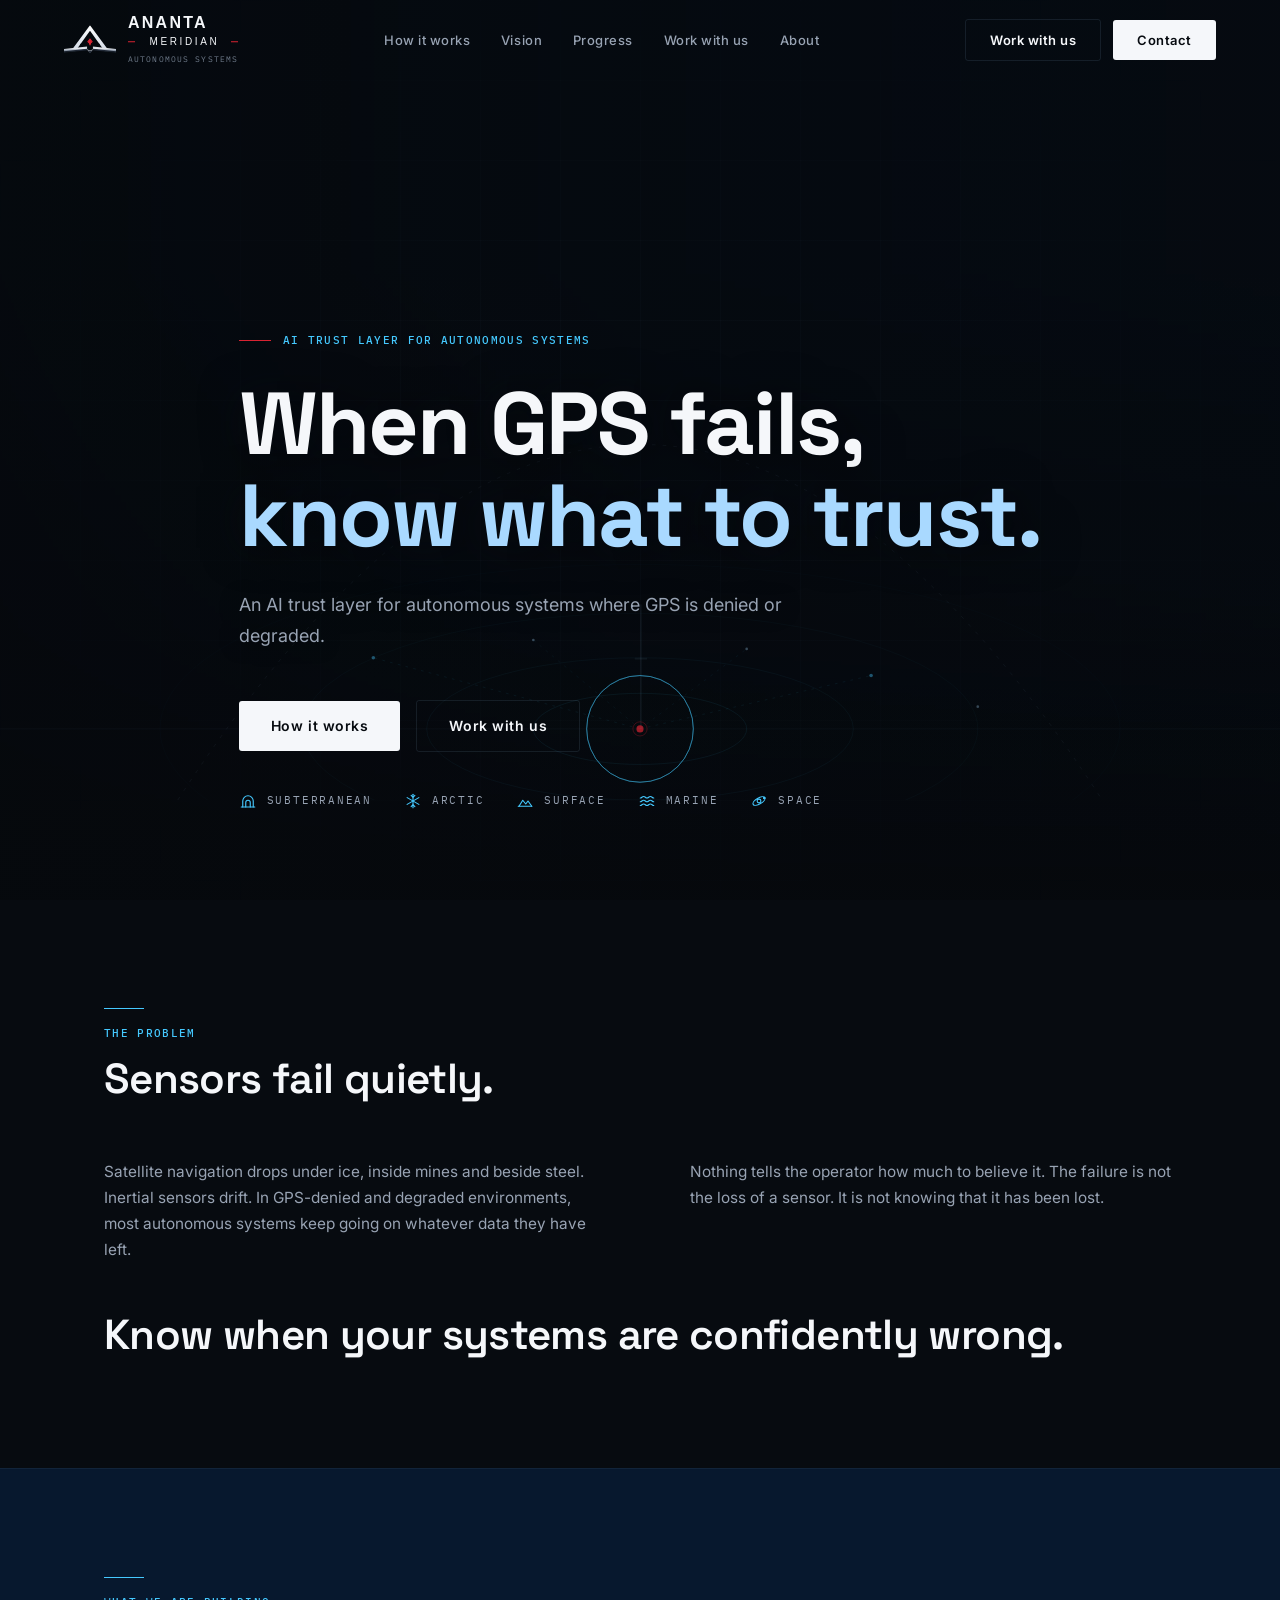
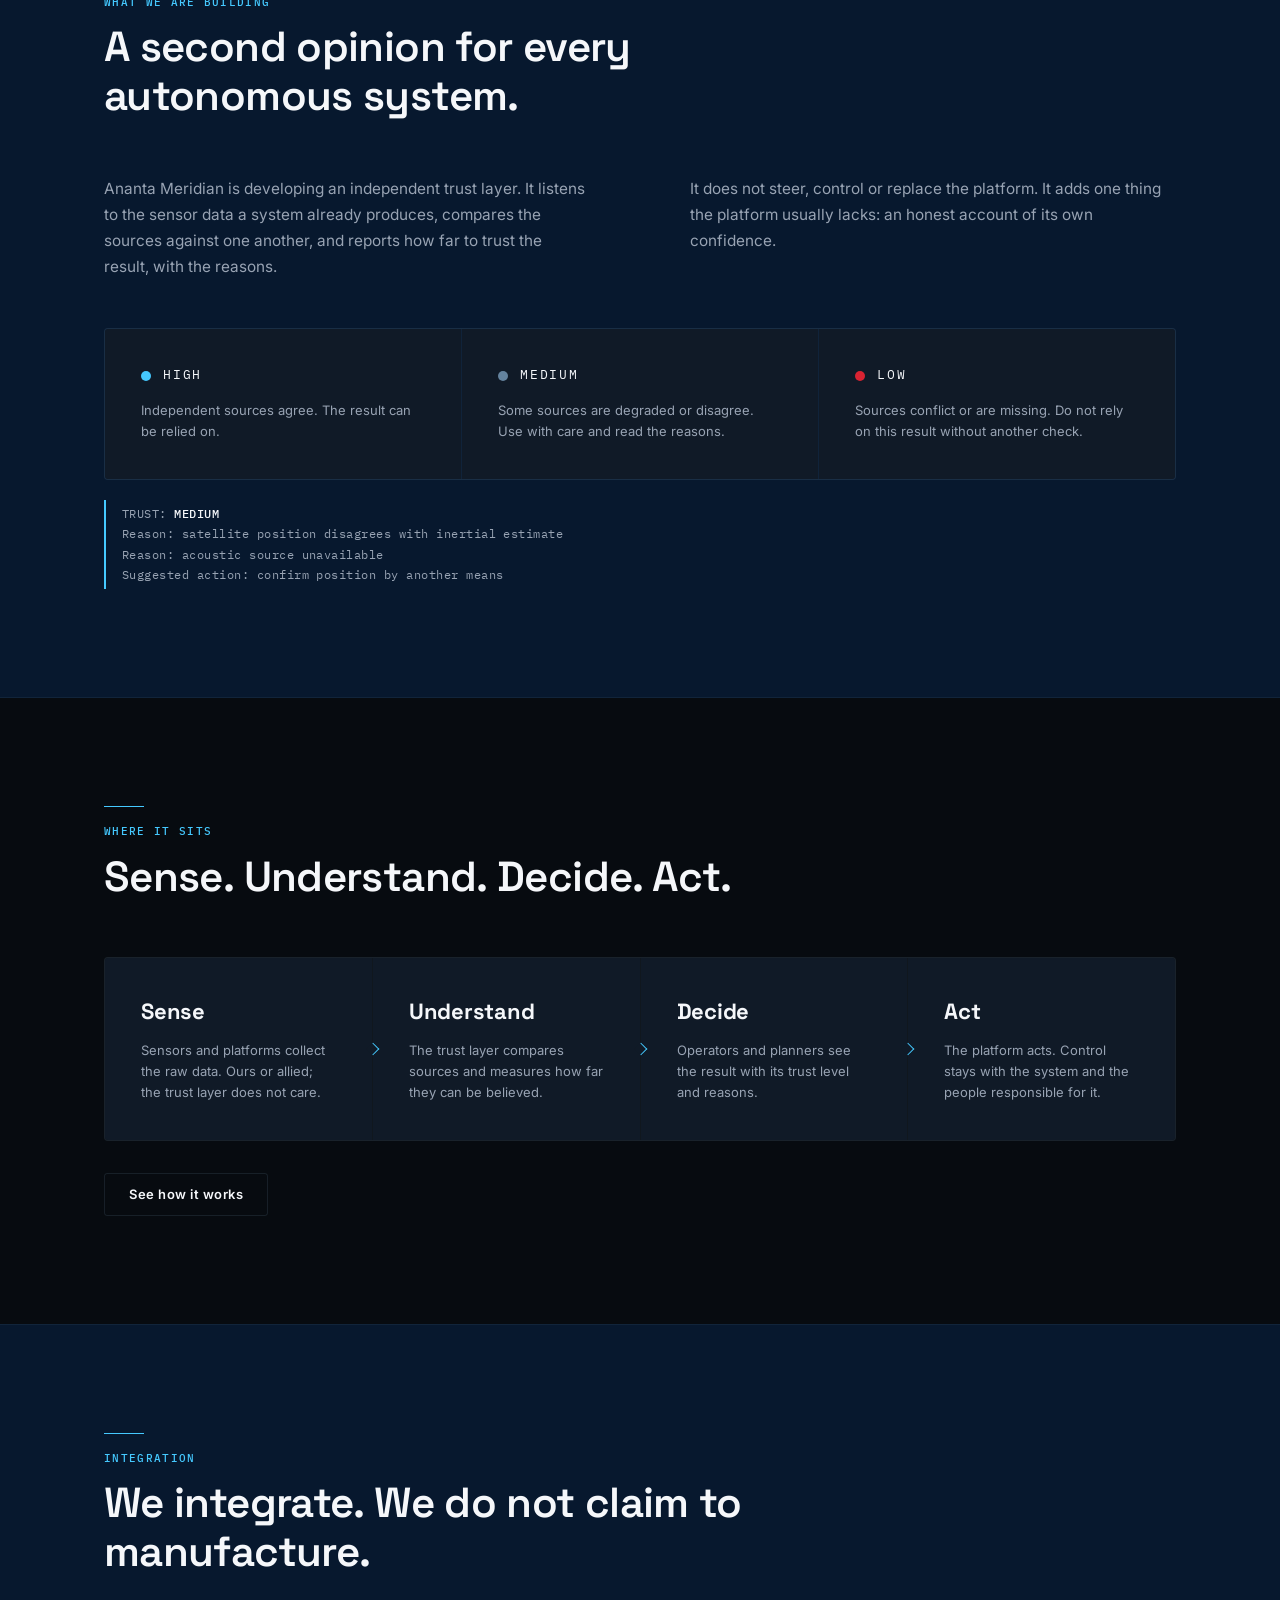
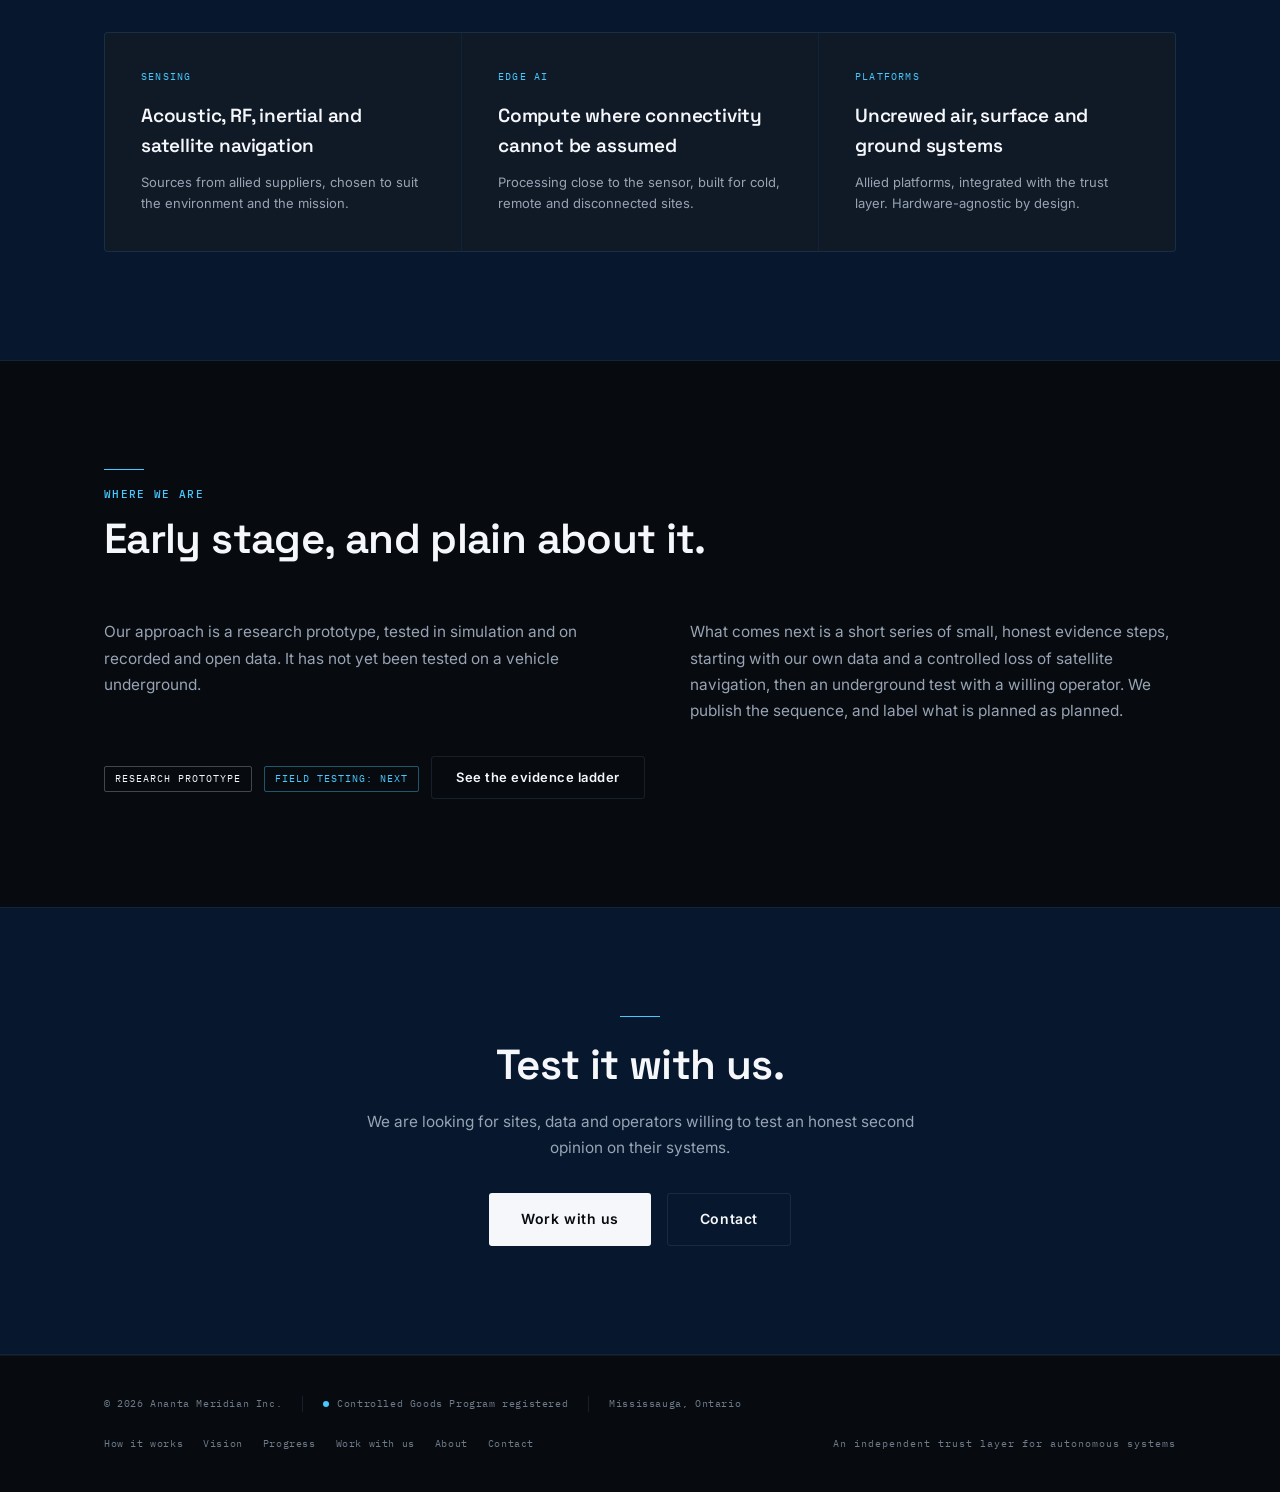
<file: index.html>
<!DOCTYPE html>
<html lang="en">
<head>
<meta charset="UTF-8">
<meta name="viewport" content="width=device-width, initial-scale=1.0">
<meta name="description" content="When GPS fails, know what to trust. An AI trust layer for autonomous systems in GPS-denied and degraded environments: subterranean, Arctic, surface and marine. Canadian.">
<meta property="og:title" content="Ananta Meridian — AI trust layer for GPS-denied environments">
<meta property="og:description" content="When GPS fails, know what to trust. An AI trust layer for autonomous systems in GPS-denied and degraded environments: subterranean, Arctic, surface and marine. Canadian.">
<meta property="og:type" content="website">
<title>Ananta Meridian — AI trust layer for GPS-denied environments</title>
<link rel="icon" type="image/svg+xml" href="assets/images/ananta-logo.svg">
<link rel="preconnect" href="https://fonts.googleapis.com">
<link rel="preconnect" href="https://fonts.gstatic.com" crossorigin>
<link href="https://fonts.googleapis.com/css2?family=Inter:wght@300;400;500;600;700&family=IBM+Plex+Mono:wght@400;500&family=Space+Grotesk:wght@500;600;700&display=swap" rel="stylesheet">
<link rel="stylesheet" href="assets/css/main.css?v=20261122a">
</head>
<body>
<nav id="nav" class="">
  <div class="nav-inner">
    <a href="index.html" class="nav-logo">
      <svg class="nav-logo-mark" viewBox="100 10 320 185" width="48" height="48" xmlns="http://www.w3.org/2000/svg">
          <defs>
            <linearGradient id="nwG" x1="0%" y1="0%" x2="0%" y2="100%">
              <stop offset="0%" style="stop-color:#C8CDD6"/>
              <stop offset="30%" style="stop-color:#EAEDF2"/>
              <stop offset="65%" style="stop-color:#8A95A5"/>
              <stop offset="100%" style="stop-color:#3A4455"/>
            </linearGradient>
            <linearGradient id="nwD" x1="0%" y1="0%" x2="0%" y2="100%">
              <stop offset="0%" style="stop-color:#2A3344"/>
              <stop offset="100%" style="stop-color:#111820"/>
            </linearGradient>
            <linearGradient id="naG" x1="0%" y1="0%" x2="0%" y2="100%">
              <stop offset="0%" style="stop-color:#FFFFFF"/>
              <stop offset="100%" style="stop-color:#D0D8E4"/>
            </linearGradient>
            <mask id="naM">
              <rect width="520" height="310" fill="black"/>
              <polygon points="260,12 142,172 170,172 260,46 350,172 378,172" fill="white"/>
              <polygon points="260,54 196,162 210,162 260,76 310,162 324,162" fill="black"/>
              <rect x="200" y="126" width="34" height="19" fill="black"/>
              <rect x="286" y="126" width="34" height="19" fill="black"/>
            </mask>
          </defs>
          <rect x="142" y="12" width="236" height="160" fill="url(#naG)" mask="url(#naM)"/>
          <path d="M242,142 L30,166 L74,182 L242,160 Z" fill="url(#nwG)"/>
          <path d="M242,156 L74,174 L88,182 L242,166 Z" fill="url(#nwD)"/>
          <path d="M278,142 L490,166 L446,182 L278,160 Z" fill="url(#nwG)"/>
          <path d="M278,156 L446,174 L432,182 L278,166 Z" fill="url(#nwD)"/>
          <path d="M240,158 L260,184 L280,158 L260,169 Z" fill="url(#nwG)"/>
          <path d="M242,162 L260,182 L278,162 L260,172 Z" fill="url(#nwD)"/>
          <g transform="translate(260,112)">
            <path d="M0,-22 L3.5,-14 L8,-17 L6,-10 L14,-9 L9,-4 L19,0 L12,4 L15,11 L7,8 L6,19 L0,15 L-6,19 L-7,8 L-15,11 L-12,4 L-19,0 L-9,-4 L-14,-9 L-6,-10 L-8,-17 L-3.5,-14 Z" fill="#D92332"/>
            <rect x="-2.2" y="15" width="4.4" height="9" rx="1.5" fill="#C53030"/>
          </g>
        </svg>
      <div>
        <span class="nav-logo-text">ANANTA</span>
        <span class="nav-logo-meridian">MERIDIAN</span>
        <span class="nav-logo-sub">AUTONOMOUS SYSTEMS</span>
      </div>
    </a>
    <ul class="nav-links"><li><a href="how-it-works.html">How it works</a></li><li><a href="vision.html">Vision</a></li><li><a href="progress.html">Progress</a></li><li><a href="work-with-us.html">Work with us</a></li><li><a href="about.html">About</a></li></ul>
    <div class="nav-cta">
      <a href="work-with-us.html" class="btn btn--ghost">Work with us</a>
      <a href="contact.html" class="btn btn--primary">Contact</a>
    </div>
    <button class="nav-mobile-toggle" aria-label="Open menu" aria-expanded="false"><span></span><span></span><span></span></button>
  </div>
  <div class="nav-mobile-panel">
    <ul class="nav-mobile-links"><li><a href="index.html" class="active">Home</a></li><li><a href="how-it-works.html">How it works</a></li><li><a href="vision.html">Vision</a></li><li><a href="progress.html">Progress</a></li><li><a href="work-with-us.html">Work with us</a></li><li><a href="about.html">About</a></li><li><a href="contact.html">Contact</a></li></ul>
    <div class="nav-mobile-cta">
      <a href="work-with-us.html" class="btn btn--ghost btn--large">Work with us</a>
      <a href="contact.html" class="btn btn--primary btn--large">Contact</a>
    </div>
  </div>
</nav>
<section id="hero">
  <div class="hero-bg">

    <!-- Hero video — muted autoplay loop -->
    <video
      class="hero-video"
      autoplay
      muted
      loop
      playsinline
      preload="auto"
      poster=""
      aria-hidden="true">
      <source src="video/Hero_trust.mp4" type="video/mp4">
    </video>

    <!-- Cold blue colour grade over video -->
    <div class="hero-video-grade" aria-hidden="true"></div>

    <div class="hero-grid"></div>

    <!-- Acoustic wavefront canvas -->
    <svg class="hero-canvas" viewBox="0 0 1440 900" preserveAspectRatio="xMidYMid slice"
         xmlns="http://www.w3.org/2000/svg" aria-hidden="true">
      <!-- Toronto city silhouette suggestion — horizon line -->
      <line x1="0" y1="820" x2="1440" y2="820"
            stroke="rgba(169,217,255,0.04)" stroke-width="1"/>

      <!-- CN Tower silhouette suggestion -->
      <rect x="720" y="680" width="2" height="140"
            fill="rgba(169,217,255,0.06)"/>
      <rect x="714" y="740" width="14" height="2"
            fill="rgba(169,217,255,0.06)"/>

      <!-- Satellite arc — orbital path -->
      <path d="M 200 900 Q 720 100 1240 900"
            stroke="rgba(169,217,255,0.06)" stroke-width="1"
            fill="none" stroke-dasharray="4 8"/>

      <!-- RF propagation arcs from Toronto -->
      <ellipse cx="720" cy="820" rx="120" ry="40"
               stroke="rgba(69,201,255,0.08)" stroke-width="1" fill="none"/>
      <ellipse cx="720" cy="820" rx="240" ry="80"
               stroke="rgba(69,201,255,0.05)" stroke-width="1" fill="none"/>
      <ellipse cx="720" cy="820" rx="380" ry="130"
               stroke="rgba(69,201,255,0.03)" stroke-width="1" fill="none"/>
      <ellipse cx="720" cy="820" rx="540" ry="185"
               stroke="rgba(69,201,255,0.02)" stroke-width="1" fill="none"/>

      <!-- Signal nodes — sensor locations -->
      <circle cx="420" cy="740" r="2" fill="rgba(69,201,255,0.4)"/>
      <circle cx="980" cy="760" r="2" fill="rgba(69,201,255,0.4)"/>
      <circle cx="320" cy="800" r="1.5" fill="rgba(169,217,255,0.3)"/>
      <circle cx="1100" cy="795" r="1.5" fill="rgba(169,217,255,0.3)"/>
      <circle cx="600" cy="720" r="1.5" fill="rgba(169,217,255,0.3)"/>
      <circle cx="840" cy="730" r="1.5" fill="rgba(169,217,255,0.3)"/>

      <!-- Connection lines from Toronto hub -->
      <line x1="720" y1="820" x2="420" y2="740"
            stroke="rgba(69,201,255,0.08)" stroke-width="1" stroke-dasharray="3 6"/>
      <line x1="720" y1="820" x2="980" y2="760"
            stroke="rgba(69,201,255,0.08)" stroke-width="1" stroke-dasharray="3 6"/>
      <line x1="720" y1="820" x2="600" y2="720"
            stroke="rgba(69,201,255,0.06)" stroke-width="1" stroke-dasharray="3 6"/>
      <line x1="720" y1="820" x2="840" y2="730"
            stroke="rgba(69,201,255,0.06)" stroke-width="1" stroke-dasharray="3 6"/>

      <!-- Confidence marker -->
      <circle cx="720" cy="820" r="4" fill="rgba(217,35,50,0.7)"/>
      <circle cx="720" cy="820" r="8" fill="none"
              stroke="rgba(217,35,50,0.3)" stroke-width="1"/>

      <!-- Acoustic pulse rings — animated -->
      <g style="transform-origin: 720px 820px">
        <circle cx="720" cy="820" r="60" fill="none"
                stroke="rgba(69,201,255,0.3)" stroke-width="1"
                style="animation: sonar-pulse 4s ease-out infinite; animation-delay: 0s"/>
        <circle cx="720" cy="820" r="60" fill="none"
                stroke="rgba(69,201,255,0.3)" stroke-width="1"
                style="animation: sonar-pulse 4s ease-out infinite; animation-delay: 1.3s"/>
        <circle cx="720" cy="820" r="60" fill="none"
                stroke="rgba(69,201,255,0.3)" stroke-width="1"
                style="animation: sonar-pulse 4s ease-out infinite; animation-delay: 2.6s"/>
      </g>
    </svg>
  </div>

  
  <div class="container hero-content">
    <div class="hero-eyebrow"><span class="hero-eyebrow-line"></span><span class="t-label">AI trust layer for autonomous systems</span></div>
    <h1 class="t-display hero-headline">When GPS fails,<br><span class="accent">know what to trust.</span></h1>
    <p class="hero-sub">An AI trust layer for autonomous systems where GPS is denied or degraded.</p>
    <div class="hero-actions">
      <a href="how-it-works.html" class="btn btn--primary btn--large">How it works</a>
      <a href="work-with-us.html" class="btn btn--ghost btn--large">Work with us</a>
    </div>
    <ul class="hero-envs" aria-label="Environments"><li><svg viewBox="0 0 24 24" width="18" height="18" fill="none" stroke="currentColor" stroke-width="1.5" stroke-linecap="round" stroke-linejoin="round" aria-hidden="true"><path d="M3 20h18"/><path d="M5 20v-8a7 7 0 0114 0v8"/><path d="M9 20v-6a3 3 0 016 0v6"/></svg><span>Subterranean</span></li><li><svg viewBox="0 0 24 24" width="18" height="18" fill="none" stroke="currentColor" stroke-width="1.5" stroke-linecap="round" stroke-linejoin="round" aria-hidden="true"><path d="M12 3v18"/><path d="M4.2 7.5l15.6 9"/><path d="M4.2 16.5l15.6-9"/><path d="M9.5 4.5L12 7l2.5-2.5"/><path d="M9.5 19.5L12 17l2.5 2.5"/></svg><span>Arctic</span></li><li><svg viewBox="0 0 24 24" width="18" height="18" fill="none" stroke="currentColor" stroke-width="1.5" stroke-linecap="round" stroke-linejoin="round" aria-hidden="true"><path d="M3 19h18"/><path d="M4 19l5-8 4 5 3-4 5 7"/></svg><span>Surface</span></li><li><svg viewBox="0 0 24 24" width="18" height="18" fill="none" stroke="currentColor" stroke-width="1.5" stroke-linecap="round" stroke-linejoin="round" aria-hidden="true"><path d="M3 8c2.2 0 2.2-2 4.5-2S9.8 8 12 8s2.2-2 4.5-2S18.8 8 21 8"/><path d="M3 13c2.2 0 2.2-2 4.5-2S9.8 13 12 13s2.2-2 4.5-2S18.8 13 21 13"/><path d="M3 18c2.2 0 2.2-2 4.5-2S9.8 18 12 18s2.2-2 4.5-2S18.8 18 21 18"/></svg><span>Marine</span></li><li><svg viewBox="0 0 24 24" width="18" height="18" fill="none" stroke="currentColor" stroke-width="1.5" stroke-linecap="round" stroke-linejoin="round" aria-hidden="true"><circle cx="12" cy="12" r="2.5"/><ellipse cx="12" cy="12" rx="9" ry="4" transform="rotate(-30 12 12)"/><circle cx="19" cy="8" r="1" fill="currentColor"/></svg><span>Space</span></li></ul>
  </div>
</section><section class="section-pad"><div class="container"><div class="section-header  reveal"><span class="signal-line signal-line--cyan"></span><p class="t-label" style="margin-bottom:12px;">The problem</p><h2 class="t-h2">Sensors fail quietly.</h2></div><div class="two-col reveal"><p class="t-body">Satellite navigation drops under ice, inside mines and beside steel. Inertial sensors drift. In GPS-denied and degraded environments, most autonomous systems keep going on whatever data they have left.</p><p class="t-body">Nothing tells the operator how much to believe it. The failure is not the loss of a sensor. It is not knowing that it has been lost.</p></div><p class="t-h2 reveal" style="margin-top:48px;">Know when your systems are confidently wrong.</p></div></section><section class="section-pad section-band"><div class="container"><div class="section-header  reveal"><span class="signal-line signal-line--cyan"></span><p class="t-label" style="margin-bottom:12px;">What we are building</p><h2 class="t-h2">A second opinion for every autonomous system.</h2></div><div class="two-col reveal"><p class="t-body">Ananta Meridian is developing an independent trust layer. It listens to the sensor data a system already produces, compares the sources against one another, and reports how far to trust the result, with the reasons.</p><p class="t-body">It does not steer, control or replace the platform. It adds one thing the platform usually lacks: an honest account of its own confidence.</p></div><div style="height:48px"></div><div class="trust-levels reveal">
<div class="trust-level"><div class="trust-level-name"><span class="trust-dot trust-dot--high"></span>HIGH</div><p class="info-card-desc">Independent sources agree. The result can be relied on.</p></div>
<div class="trust-level"><div class="trust-level-name"><span class="trust-dot trust-dot--medium"></span>MEDIUM</div><p class="info-card-desc">Some sources are degraded or disagree. Use with care and read the reasons.</p></div>
<div class="trust-level"><div class="trust-level-name"><span class="trust-dot trust-dot--low"></span>LOW</div><p class="info-card-desc">Sources conflict or are missing. Do not rely on this result without another check.</p></div>
</div><div class="example-output reveal">TRUST: <strong>MEDIUM</strong><br>Reason: satellite position disagrees with inertial estimate<br>Reason: acoustic source unavailable<br>Suggested action: confirm position by another means</div></div></section><section class="section-pad"><div class="container"><div class="section-header  reveal"><span class="signal-line signal-line--cyan"></span><p class="t-label" style="margin-bottom:12px;">Where it sits</p><h2 class="t-h2">Sense. Understand. Decide. Act.</h2></div><div class="flow reveal">
<div class="flow-step"><div class="flow-step-verb">Sense</div><p class="info-card-desc">Sensors and platforms collect the raw data. Ours or allied; the trust layer does not care.</p></div>
<div class="flow-step"><div class="flow-step-verb">Understand</div><p class="info-card-desc">The trust layer compares sources and measures how far they can be believed.</p></div>
<div class="flow-step"><div class="flow-step-verb">Decide</div><p class="info-card-desc">Operators and planners see the result with its trust level and reasons.</p></div>
<div class="flow-step"><div class="flow-step-verb">Act</div><p class="info-card-desc">The platform acts. Control stays with the system and the people responsible for it.</p></div></div>
<p style="margin-top:32px;" class="reveal"><a href="how-it-works.html" class="btn btn--ghost">See how it works</a></p></div></section><section class="section-pad section-band"><div class="container"><div class="section-header  reveal"><span class="signal-line signal-line--cyan"></span><p class="t-label" style="margin-bottom:12px;">Integration</p><h2 class="t-h2">We integrate. We do not claim to manufacture.</h2></div><div class="three-col reveal"><div class="info-card"><div class="info-card-label">Sensing</div><div class="info-card-title">Acoustic, RF, inertial and satellite navigation</div><p class="info-card-desc">Sources from allied suppliers, chosen to suit the environment and the mission.</p></div><div class="info-card"><div class="info-card-label">Edge AI</div><div class="info-card-title">Compute where connectivity cannot be assumed</div><p class="info-card-desc">Processing close to the sensor, built for cold, remote and disconnected sites.</p></div><div class="info-card"><div class="info-card-label">Platforms</div><div class="info-card-title">Uncrewed air, surface and ground systems</div><p class="info-card-desc">Allied platforms, integrated with the trust layer. Hardware-agnostic by design.</p></div></div></div></section><section class="section-pad"><div class="container"><div class="section-header  reveal"><span class="signal-line signal-line--cyan"></span><p class="t-label" style="margin-bottom:12px;">Where we are</p><h2 class="t-h2">Early stage, and plain about it.</h2></div><div class="two-col reveal"><p class="t-body">Our approach is a research prototype, tested in simulation and on recorded and open data. It has not yet been tested on a vehicle underground.</p><p class="t-body">What comes next is a short series of small, honest evidence steps, starting with our own data and a controlled loss of satellite navigation, then an underground test with a willing operator. We publish the sequence, and label what is planned as planned.</p></div><p style="margin-top:32px;" class="reveal"><span class="status-tag status-tag--done">Research prototype</span> &nbsp; <span class="status-tag status-tag--next">Field testing: next</span> &nbsp; <a href="progress.html" class="btn btn--ghost">See the evidence ladder</a></p></div></section><section class="section-pad section-band"><div class="container"><div class="cta-band reveal"><span class="signal-line signal-line--cyan" style="margin:0 auto 24px;"></span><h2 class="t-h2" style="margin-bottom:20px;">Test it with us.</h2><p class="t-body">We are looking for sites, data and operators willing to test an honest second opinion on their systems.</p><div style="display:flex;gap:16px;justify-content:center;flex-wrap:wrap;"><a href="work-with-us.html" class="btn btn--primary btn--large">Work with us</a><a href="contact.html" class="btn btn--ghost btn--large">Contact</a></div></div></div></section>
<footer id="footer">
  <div class="container">
    <div class="footer-inner">
      <div class="footer-left">
        <span class="footer-legal">© 2026 Ananta Meridian Inc.</span>
        <div class="footer-divider"></div>
        <span class="footer-cgp">Controlled Goods Program registered</span>
        <div class="footer-divider"></div>
        <span class="footer-legal">Mississauga, Ontario</span>
      </div>
      <nav class="footer-nav" aria-label="Footer"><a href="how-it-works.html">How it works</a><a href="vision.html">Vision</a><a href="progress.html">Progress</a><a href="work-with-us.html">Work with us</a><a href="about.html">About</a><a href="contact.html">Contact</a></nav>
      <div class="footer-tagline">An independent trust layer for autonomous systems</div>
    </div>
  </div>
</footer>
<script src="assets/js/main.js?v=20261122a"></script>
</body>
</html>
</file>
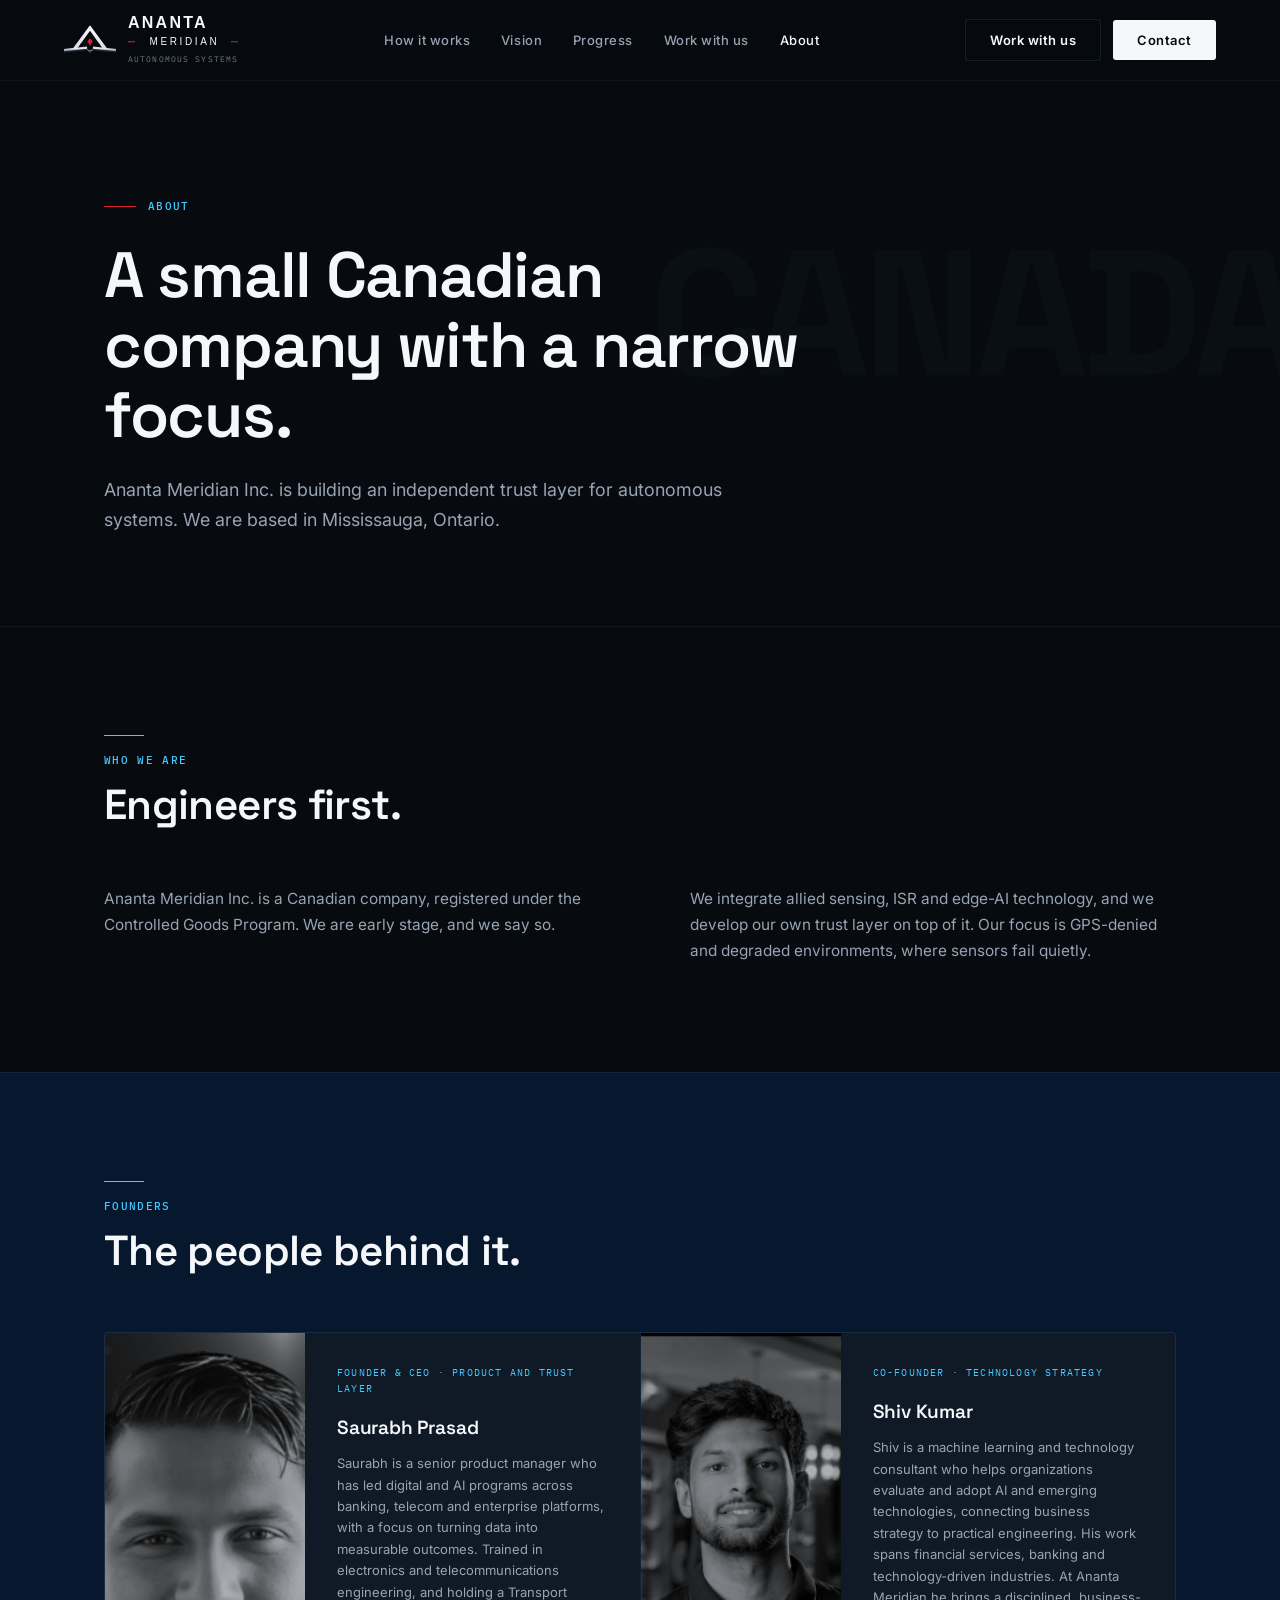
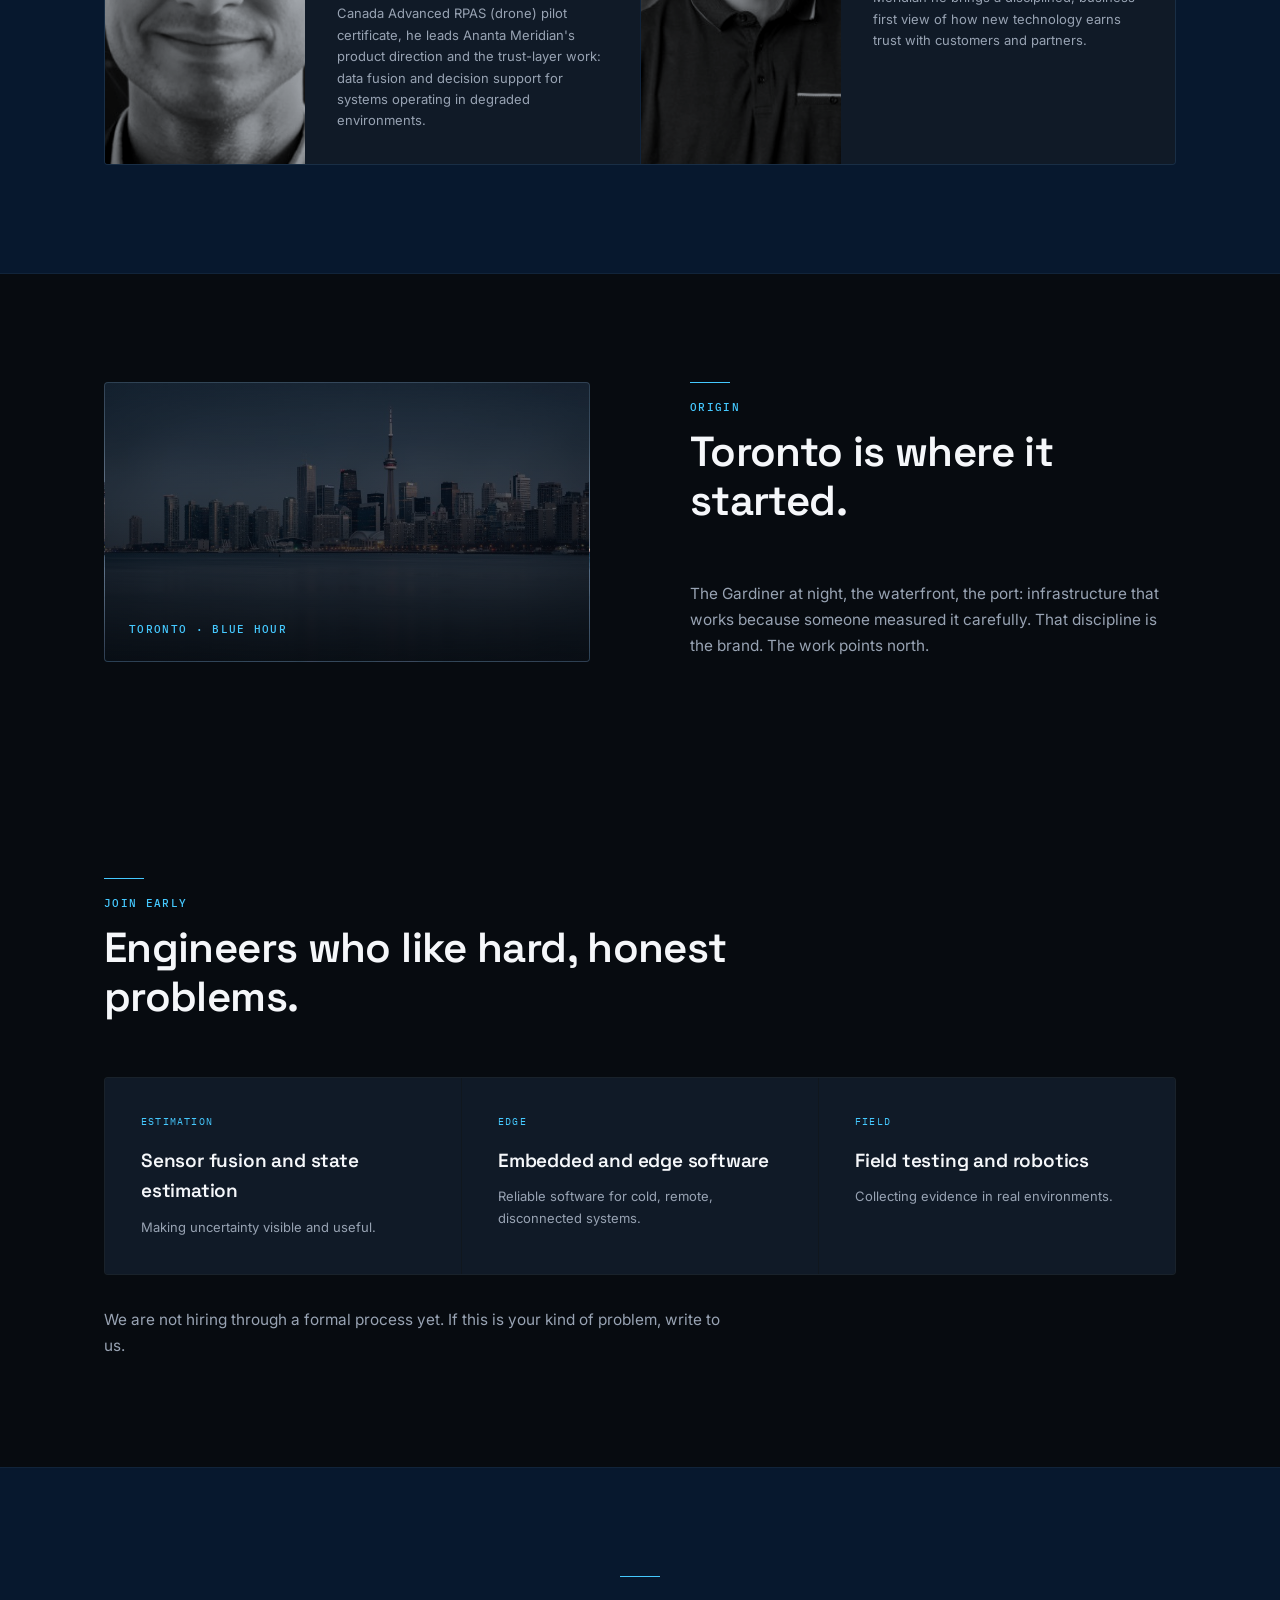
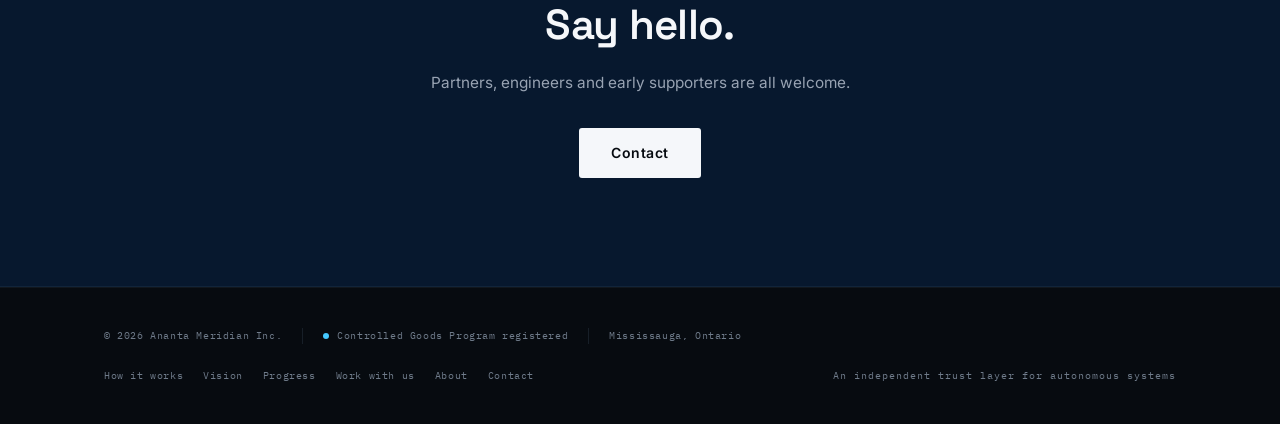
<file: about.html>
<!DOCTYPE html>
<html lang="en">
<head>
<meta charset="UTF-8">
<meta name="viewport" content="width=device-width, initial-scale=1.0">
<meta name="description" content="Ananta Meridian Inc. is a Canadian company in Mississauga, Ontario, building an independent trust layer for autonomous systems.">
<meta property="og:title" content="About — Ananta Meridian">
<meta property="og:description" content="Ananta Meridian Inc. is a Canadian company in Mississauga, Ontario, building an independent trust layer for autonomous systems.">
<meta property="og:type" content="website">
<title>About — Ananta Meridian</title>
<link rel="icon" type="image/svg+xml" href="assets/images/ananta-logo.svg">
<link rel="preconnect" href="https://fonts.googleapis.com">
<link rel="preconnect" href="https://fonts.gstatic.com" crossorigin>
<link href="https://fonts.googleapis.com/css2?family=Inter:wght@300;400;500;600;700&family=IBM+Plex+Mono:wght@400;500&family=Space+Grotesk:wght@500;600;700&display=swap" rel="stylesheet">
<link rel="stylesheet" href="assets/css/main.css?v=20261122a">
</head>
<body>
<nav id="nav" class="solid">
  <div class="nav-inner">
    <a href="index.html" class="nav-logo">
      <svg class="nav-logo-mark" viewBox="100 10 320 185" width="48" height="48" xmlns="http://www.w3.org/2000/svg">
          <defs>
            <linearGradient id="nwG" x1="0%" y1="0%" x2="0%" y2="100%">
              <stop offset="0%" style="stop-color:#C8CDD6"/>
              <stop offset="30%" style="stop-color:#EAEDF2"/>
              <stop offset="65%" style="stop-color:#8A95A5"/>
              <stop offset="100%" style="stop-color:#3A4455"/>
            </linearGradient>
            <linearGradient id="nwD" x1="0%" y1="0%" x2="0%" y2="100%">
              <stop offset="0%" style="stop-color:#2A3344"/>
              <stop offset="100%" style="stop-color:#111820"/>
            </linearGradient>
            <linearGradient id="naG" x1="0%" y1="0%" x2="0%" y2="100%">
              <stop offset="0%" style="stop-color:#FFFFFF"/>
              <stop offset="100%" style="stop-color:#D0D8E4"/>
            </linearGradient>
            <mask id="naM">
              <rect width="520" height="310" fill="black"/>
              <polygon points="260,12 142,172 170,172 260,46 350,172 378,172" fill="white"/>
              <polygon points="260,54 196,162 210,162 260,76 310,162 324,162" fill="black"/>
              <rect x="200" y="126" width="34" height="19" fill="black"/>
              <rect x="286" y="126" width="34" height="19" fill="black"/>
            </mask>
          </defs>
          <rect x="142" y="12" width="236" height="160" fill="url(#naG)" mask="url(#naM)"/>
          <path d="M242,142 L30,166 L74,182 L242,160 Z" fill="url(#nwG)"/>
          <path d="M242,156 L74,174 L88,182 L242,166 Z" fill="url(#nwD)"/>
          <path d="M278,142 L490,166 L446,182 L278,160 Z" fill="url(#nwG)"/>
          <path d="M278,156 L446,174 L432,182 L278,166 Z" fill="url(#nwD)"/>
          <path d="M240,158 L260,184 L280,158 L260,169 Z" fill="url(#nwG)"/>
          <path d="M242,162 L260,182 L278,162 L260,172 Z" fill="url(#nwD)"/>
          <g transform="translate(260,112)">
            <path d="M0,-22 L3.5,-14 L8,-17 L6,-10 L14,-9 L9,-4 L19,0 L12,4 L15,11 L7,8 L6,19 L0,15 L-6,19 L-7,8 L-15,11 L-12,4 L-19,0 L-9,-4 L-14,-9 L-6,-10 L-8,-17 L-3.5,-14 Z" fill="#D92332"/>
            <rect x="-2.2" y="15" width="4.4" height="9" rx="1.5" fill="#C53030"/>
          </g>
        </svg>
      <div>
        <span class="nav-logo-text">ANANTA</span>
        <span class="nav-logo-meridian">MERIDIAN</span>
        <span class="nav-logo-sub">AUTONOMOUS SYSTEMS</span>
      </div>
    </a>
    <ul class="nav-links"><li><a href="how-it-works.html">How it works</a></li><li><a href="vision.html">Vision</a></li><li><a href="progress.html">Progress</a></li><li><a href="work-with-us.html">Work with us</a></li><li><a href="about.html" class="active">About</a></li></ul>
    <div class="nav-cta">
      <a href="work-with-us.html" class="btn btn--ghost">Work with us</a>
      <a href="contact.html" class="btn btn--primary">Contact</a>
    </div>
    <button class="nav-mobile-toggle" aria-label="Open menu" aria-expanded="false"><span></span><span></span><span></span></button>
  </div>
  <div class="nav-mobile-panel">
    <ul class="nav-mobile-links"><li><a href="index.html">Home</a></li><li><a href="how-it-works.html">How it works</a></li><li><a href="vision.html">Vision</a></li><li><a href="progress.html">Progress</a></li><li><a href="work-with-us.html">Work with us</a></li><li><a href="about.html" class="active">About</a></li><li><a href="contact.html">Contact</a></li></ul>
    <div class="nav-mobile-cta">
      <a href="work-with-us.html" class="btn btn--ghost btn--large">Work with us</a>
      <a href="contact.html" class="btn btn--primary btn--large">Contact</a>
    </div>
  </div>
</nav>
<section id="page-hero">
  <div class="page-hero-bg-text" aria-hidden="true">CANADA</div>
  <div class="container">
    <div class="page-hero-eyebrow reveal"><div class="page-hero-eyebrow-line"></div><span class="t-label">About</span></div>
    <h1 class="t-h1 page-hero-headline reveal reveal-delay-1">A small Canadian company with a narrow focus.</h1>
    <p class="page-hero-sub reveal reveal-delay-2">Ananta Meridian Inc. is building an independent trust layer for autonomous systems. We are based in Mississauga, Ontario.</p>
  </div>
</section><section class="section-pad"><div class="container"><div class="section-header  reveal"><span class="signal-line signal-line--cyan"></span><p class="t-label" style="margin-bottom:12px;">Who we are</p><h2 class="t-h2">Engineers first.</h2></div><div class="two-col reveal"><p class="t-body">Ananta Meridian Inc. is a Canadian company, registered under the Controlled Goods Program. We are early stage, and we say so.</p><p class="t-body">We integrate allied sensing, ISR and edge-AI technology, and we develop our own trust layer on top of it. Our focus is GPS-denied and degraded environments, where sensors fail quietly.</p></div></div></section><section class="section-pad section-band"><div class="container"><div class="section-header  reveal"><span class="signal-line signal-line--cyan"></span><p class="t-label" style="margin-bottom:12px;">Founders</p><h2 class="t-h2">The people behind it.</h2></div><div class="team-grid reveal"><div class="team-card"><div class="team-photo"><span class="team-monogram" aria-hidden="true">SP</span><img src="assets/images/team/saurabh-prasad.jpg" alt="Portrait of Saurabh Prasad" loading="lazy" onerror="this.style.display='none'"></div><div class="team-body"><div class="info-card-label">Founder & CEO · Product and trust layer</div><div class="info-card-title">Saurabh Prasad</div><p class="info-card-desc">Saurabh is a senior product manager who has led digital and AI programs across banking, telecom and enterprise platforms, with a focus on turning data into measurable outcomes. Trained in electronics and telecommunications engineering, and holding a Transport Canada Advanced RPAS (drone) pilot certificate, he leads Ananta Meridian's product direction and the trust-layer work: data fusion and decision support for systems operating in degraded environments.</p></div></div><div class="team-card"><div class="team-photo"><span class="team-monogram" aria-hidden="true">SK</span><img src="assets/images/team/shiv-kumar.jpg" alt="Portrait of Shiv Kumar" loading="lazy" onerror="this.style.display='none'"></div><div class="team-body"><div class="info-card-label">Co-founder · Technology strategy</div><div class="info-card-title">Shiv Kumar</div><p class="info-card-desc">Shiv is a machine learning and technology consultant who helps organizations evaluate and adopt AI and emerging technologies, connecting business strategy to practical engineering. His work spans financial services, banking and technology-driven industries. At Ananta Meridian he brings a disciplined, business-first view of how new technology earns trust with customers and partners.</p></div></div></div></div></section><section class="section-pad"><div class="container"><div class="two-col reveal"><div class="domain-photo-panel has-photo" style="background-image:url('assets/images/toronto.jpg');"><div class="domain-photo-panel-caption"><span class="t-label">Toronto · blue hour</span></div></div><div><div class="section-header  reveal"><span class="signal-line signal-line--cyan"></span><p class="t-label" style="margin-bottom:12px;">Origin</p><h2 class="t-h2">Toronto is where it started.</h2></div><p class="t-body">The Gardiner at night, the waterfront, the port: infrastructure that works because someone measured it carefully. That discipline is the brand. The work points north.</p></div></div></div></section><section class="section-pad"><div class="container"><div class="section-header  reveal"><span class="signal-line signal-line--cyan"></span><p class="t-label" style="margin-bottom:12px;">Join early</p><h2 class="t-h2">Engineers who like hard, honest problems.</h2></div><div class="three-col reveal"><div class="info-card"><div class="info-card-label">Estimation</div><div class="info-card-title">Sensor fusion and state estimation</div><p class="info-card-desc">Making uncertainty visible and useful.</p></div><div class="info-card"><div class="info-card-label">Edge</div><div class="info-card-title">Embedded and edge software</div><p class="info-card-desc">Reliable software for cold, remote, disconnected systems.</p></div><div class="info-card"><div class="info-card-label">Field</div><div class="info-card-title">Field testing and robotics</div><p class="info-card-desc">Collecting evidence in real environments.</p></div></div><p class="t-body reveal" style="max-width:640px;margin-top:32px;">We are not hiring through a formal process yet. If this is your kind of problem, write to us.</p></div></section><section class="section-pad section-band"><div class="container"><div class="cta-band reveal"><span class="signal-line signal-line--cyan" style="margin:0 auto 24px;"></span><h2 class="t-h2" style="margin-bottom:20px;">Say hello.</h2><p class="t-body">Partners, engineers and early supporters are all welcome.</p><div style="display:flex;gap:16px;justify-content:center;flex-wrap:wrap;"><a href="contact.html" class="btn btn--primary btn--large">Contact</a></div></div></div></section>
<footer id="footer">
  <div class="container">
    <div class="footer-inner">
      <div class="footer-left">
        <span class="footer-legal">© 2026 Ananta Meridian Inc.</span>
        <div class="footer-divider"></div>
        <span class="footer-cgp">Controlled Goods Program registered</span>
        <div class="footer-divider"></div>
        <span class="footer-legal">Mississauga, Ontario</span>
      </div>
      <nav class="footer-nav" aria-label="Footer"><a href="how-it-works.html">How it works</a><a href="vision.html">Vision</a><a href="progress.html">Progress</a><a href="work-with-us.html">Work with us</a><a href="about.html">About</a><a href="contact.html">Contact</a></nav>
      <div class="footer-tagline">An independent trust layer for autonomous systems</div>
    </div>
  </div>
</footer>
<script src="assets/js/main.js?v=20261122a"></script>
</body>
</html>
</file>
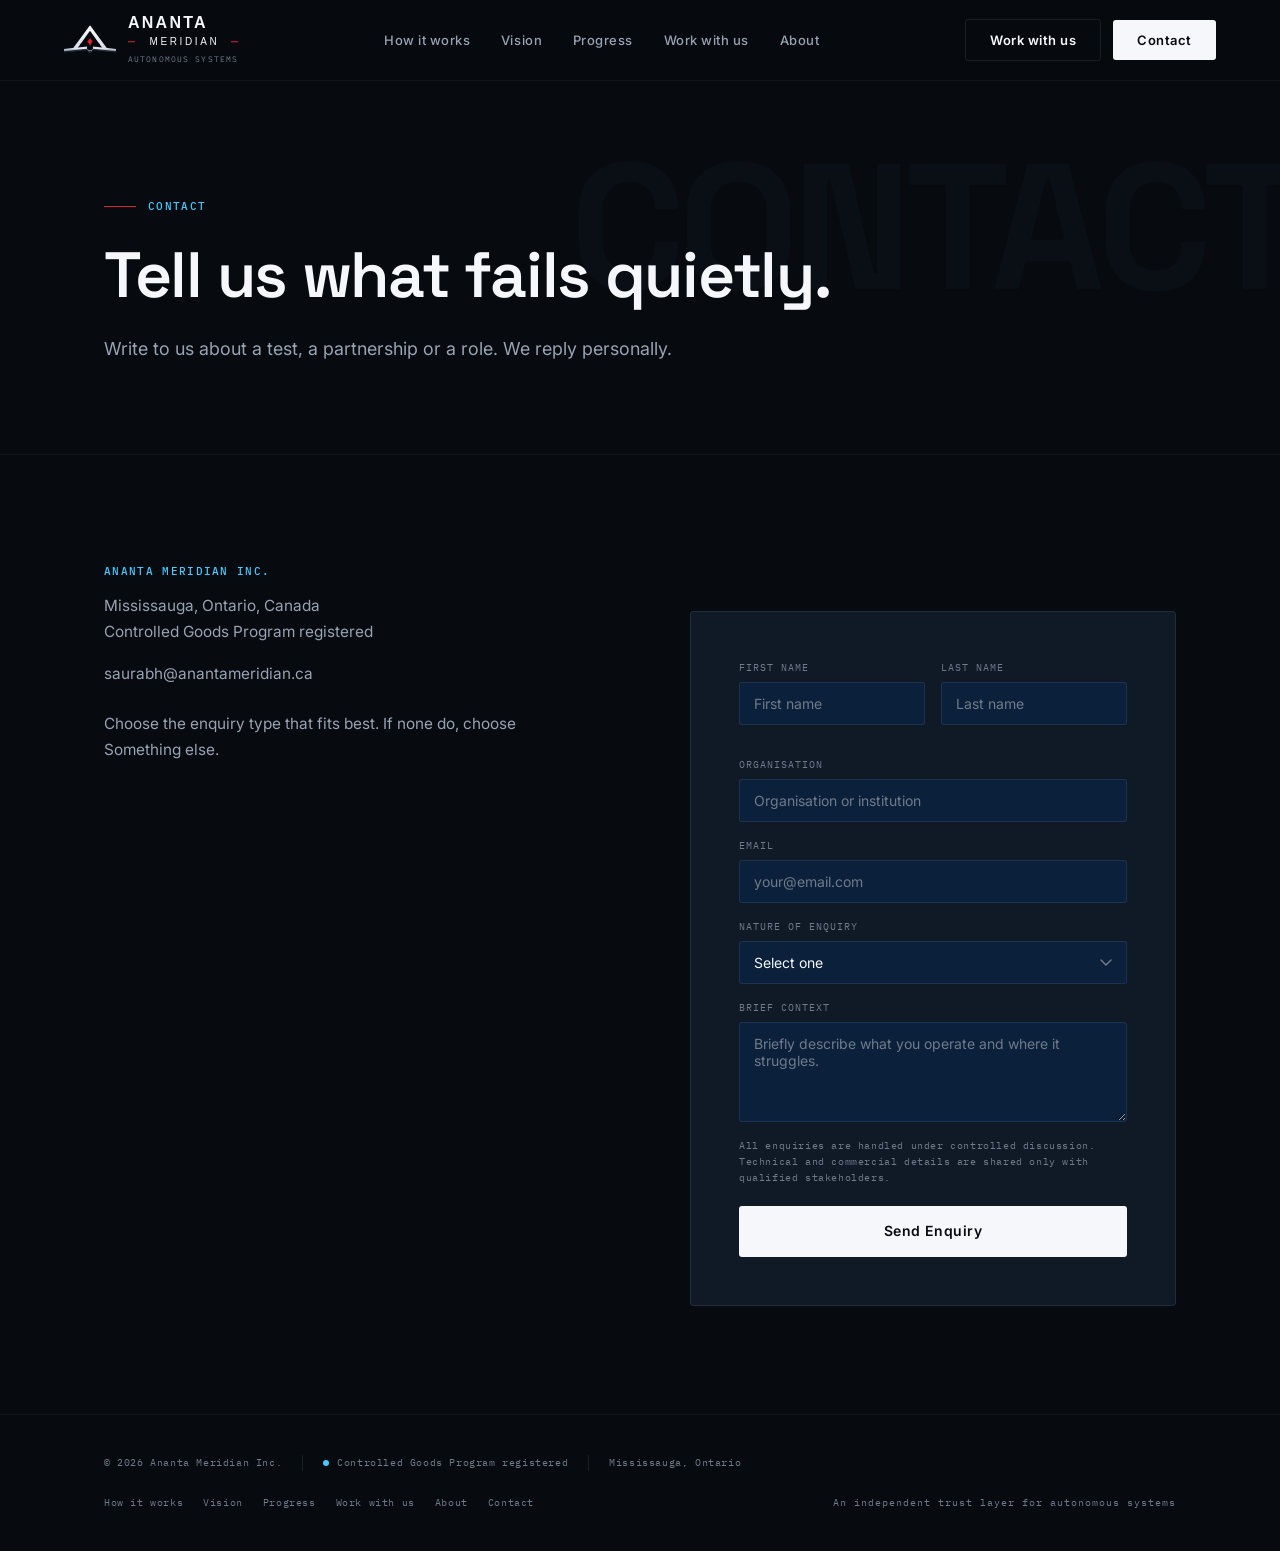
<file: contact.html>
<!DOCTYPE html>
<html lang="en">
<head>
<meta charset="UTF-8">
<meta name="viewport" content="width=device-width, initial-scale=1.0">
<meta name="description" content="Contact Ananta Meridian about test partnerships, platform integration, operations or careers.">
<meta property="og:title" content="Contact — Ananta Meridian">
<meta property="og:description" content="Contact Ananta Meridian about test partnerships, platform integration, operations or careers.">
<meta property="og:type" content="website">
<title>Contact — Ananta Meridian</title>
<link rel="icon" type="image/svg+xml" href="assets/images/ananta-logo.svg">
<link rel="preconnect" href="https://fonts.googleapis.com">
<link rel="preconnect" href="https://fonts.gstatic.com" crossorigin>
<link href="https://fonts.googleapis.com/css2?family=Inter:wght@300;400;500;600;700&family=IBM+Plex+Mono:wght@400;500&family=Space+Grotesk:wght@500;600;700&display=swap" rel="stylesheet">
<link rel="stylesheet" href="assets/css/main.css?v=20261122a">
</head>
<body>
<nav id="nav" class="solid">
  <div class="nav-inner">
    <a href="index.html" class="nav-logo">
      <svg class="nav-logo-mark" viewBox="100 10 320 185" width="48" height="48" xmlns="http://www.w3.org/2000/svg">
          <defs>
            <linearGradient id="nwG" x1="0%" y1="0%" x2="0%" y2="100%">
              <stop offset="0%" style="stop-color:#C8CDD6"/>
              <stop offset="30%" style="stop-color:#EAEDF2"/>
              <stop offset="65%" style="stop-color:#8A95A5"/>
              <stop offset="100%" style="stop-color:#3A4455"/>
            </linearGradient>
            <linearGradient id="nwD" x1="0%" y1="0%" x2="0%" y2="100%">
              <stop offset="0%" style="stop-color:#2A3344"/>
              <stop offset="100%" style="stop-color:#111820"/>
            </linearGradient>
            <linearGradient id="naG" x1="0%" y1="0%" x2="0%" y2="100%">
              <stop offset="0%" style="stop-color:#FFFFFF"/>
              <stop offset="100%" style="stop-color:#D0D8E4"/>
            </linearGradient>
            <mask id="naM">
              <rect width="520" height="310" fill="black"/>
              <polygon points="260,12 142,172 170,172 260,46 350,172 378,172" fill="white"/>
              <polygon points="260,54 196,162 210,162 260,76 310,162 324,162" fill="black"/>
              <rect x="200" y="126" width="34" height="19" fill="black"/>
              <rect x="286" y="126" width="34" height="19" fill="black"/>
            </mask>
          </defs>
          <rect x="142" y="12" width="236" height="160" fill="url(#naG)" mask="url(#naM)"/>
          <path d="M242,142 L30,166 L74,182 L242,160 Z" fill="url(#nwG)"/>
          <path d="M242,156 L74,174 L88,182 L242,166 Z" fill="url(#nwD)"/>
          <path d="M278,142 L490,166 L446,182 L278,160 Z" fill="url(#nwG)"/>
          <path d="M278,156 L446,174 L432,182 L278,166 Z" fill="url(#nwD)"/>
          <path d="M240,158 L260,184 L280,158 L260,169 Z" fill="url(#nwG)"/>
          <path d="M242,162 L260,182 L278,162 L260,172 Z" fill="url(#nwD)"/>
          <g transform="translate(260,112)">
            <path d="M0,-22 L3.5,-14 L8,-17 L6,-10 L14,-9 L9,-4 L19,0 L12,4 L15,11 L7,8 L6,19 L0,15 L-6,19 L-7,8 L-15,11 L-12,4 L-19,0 L-9,-4 L-14,-9 L-6,-10 L-8,-17 L-3.5,-14 Z" fill="#D92332"/>
            <rect x="-2.2" y="15" width="4.4" height="9" rx="1.5" fill="#C53030"/>
          </g>
        </svg>
      <div>
        <span class="nav-logo-text">ANANTA</span>
        <span class="nav-logo-meridian">MERIDIAN</span>
        <span class="nav-logo-sub">AUTONOMOUS SYSTEMS</span>
      </div>
    </a>
    <ul class="nav-links"><li><a href="how-it-works.html">How it works</a></li><li><a href="vision.html">Vision</a></li><li><a href="progress.html">Progress</a></li><li><a href="work-with-us.html">Work with us</a></li><li><a href="about.html">About</a></li></ul>
    <div class="nav-cta">
      <a href="work-with-us.html" class="btn btn--ghost">Work with us</a>
      <a href="contact.html" class="btn btn--primary">Contact</a>
    </div>
    <button class="nav-mobile-toggle" aria-label="Open menu" aria-expanded="false"><span></span><span></span><span></span></button>
  </div>
  <div class="nav-mobile-panel">
    <ul class="nav-mobile-links"><li><a href="index.html">Home</a></li><li><a href="how-it-works.html">How it works</a></li><li><a href="vision.html">Vision</a></li><li><a href="progress.html">Progress</a></li><li><a href="work-with-us.html">Work with us</a></li><li><a href="about.html">About</a></li><li><a href="contact.html" class="active">Contact</a></li></ul>
    <div class="nav-mobile-cta">
      <a href="work-with-us.html" class="btn btn--ghost btn--large">Work with us</a>
      <a href="contact.html" class="btn btn--primary btn--large">Contact</a>
    </div>
  </div>
</nav>
<section id="page-hero">
  <div class="page-hero-bg-text" aria-hidden="true">CONTACT</div>
  <div class="container">
    <div class="page-hero-eyebrow reveal"><div class="page-hero-eyebrow-line"></div><span class="t-label">Contact</span></div>
    <h1 class="t-h1 page-hero-headline reveal reveal-delay-1">Tell us what fails quietly.</h1>
    <p class="page-hero-sub reveal reveal-delay-2">Write to us about a test, a partnership or a role. We reply personally.</p>
  </div>
</section><section class="section-pad"><div class="container"><div class="two-col reveal"><div><p class="t-label" style="margin-bottom:12px;">Ananta Meridian Inc.</p><p class="t-body">Mississauga, Ontario, Canada<br>Controlled Goods Program registered</p><p class="t-body" style="margin-top:16px;"><a href="mailto:saurabh@anantameridian.ca">saurabh@anantameridian.ca</a></p><p class="t-body" style="margin-top:24px;">Choose the enquiry type that fits best. If none do, choose Something else.</p></div><div><form class="contact-form" id="contact-form">
        <input type="hidden" name="access_key" value="6d389a3a-09e0-4a0d-a31e-f9a7ba098f2a">
        <input type="hidden" name="subject" value="New enquiry — Ananta Meridian website">
        <input type="checkbox" name="botcheck" class="hidden" style="display:none;" tabindex="-1" autocomplete="off">

        <div class="form-row">
          <div class="form-group">
            <label class="form-label" for="fname">First Name</label>
            <input class="form-input" type="text" id="fname" name="first_name" placeholder="First name" autocomplete="given-name" required>
          </div>
          <div class="form-group">
            <label class="form-label" for="lname">Last Name</label>
            <input class="form-input" type="text" id="lname" name="last_name" placeholder="Last name" autocomplete="family-name" required>
          </div>
        </div>

        <div class="form-group">
          <label class="form-label" for="org">Organisation</label>
          <input class="form-input" type="text" id="org" name="organisation" placeholder="Organisation or institution" autocomplete="organization">
        </div>

        <div class="form-group">
          <label class="form-label" for="email">Email</label>
          <input class="form-input" type="email" id="email" name="email" placeholder="your@email.com" autocomplete="email" required>
        </div>

        <div class="form-group">
          <label class="form-label" for="interest">Nature of enquiry</label>
          <select class="form-select" id="interest" name="enquiry_type"><option value="" disabled selected>Select one</option><option>Test partner — site or data</option><option>Robotics or platform company</option><option>Mining, maritime or northern operator</option><option>Defence or government test and evaluation</option><option>Careers</option><option>Something else</option></select>
        </div>

        <div class="form-group">
          <label class="form-label" for="message">Brief context</label>
          <textarea class="form-textarea" id="message" name="message" placeholder="Briefly describe what you operate and where it struggles." required></textarea>
        </div>

        <p class="form-note">
          All enquiries are handled under controlled discussion. Technical and commercial details are shared only with qualified stakeholders.
        </p>

        <button class="btn btn--primary btn--form" type="submit">
          Send Enquiry
        </button>
      </form></div></div></div></section>
<footer id="footer">
  <div class="container">
    <div class="footer-inner">
      <div class="footer-left">
        <span class="footer-legal">© 2026 Ananta Meridian Inc.</span>
        <div class="footer-divider"></div>
        <span class="footer-cgp">Controlled Goods Program registered</span>
        <div class="footer-divider"></div>
        <span class="footer-legal">Mississauga, Ontario</span>
      </div>
      <nav class="footer-nav" aria-label="Footer"><a href="how-it-works.html">How it works</a><a href="vision.html">Vision</a><a href="progress.html">Progress</a><a href="work-with-us.html">Work with us</a><a href="about.html">About</a><a href="contact.html">Contact</a></nav>
      <div class="footer-tagline">An independent trust layer for autonomous systems</div>
    </div>
  </div>
</footer>
<script src="assets/js/main.js?v=20261122a"></script>
</body>
</html>
</file>
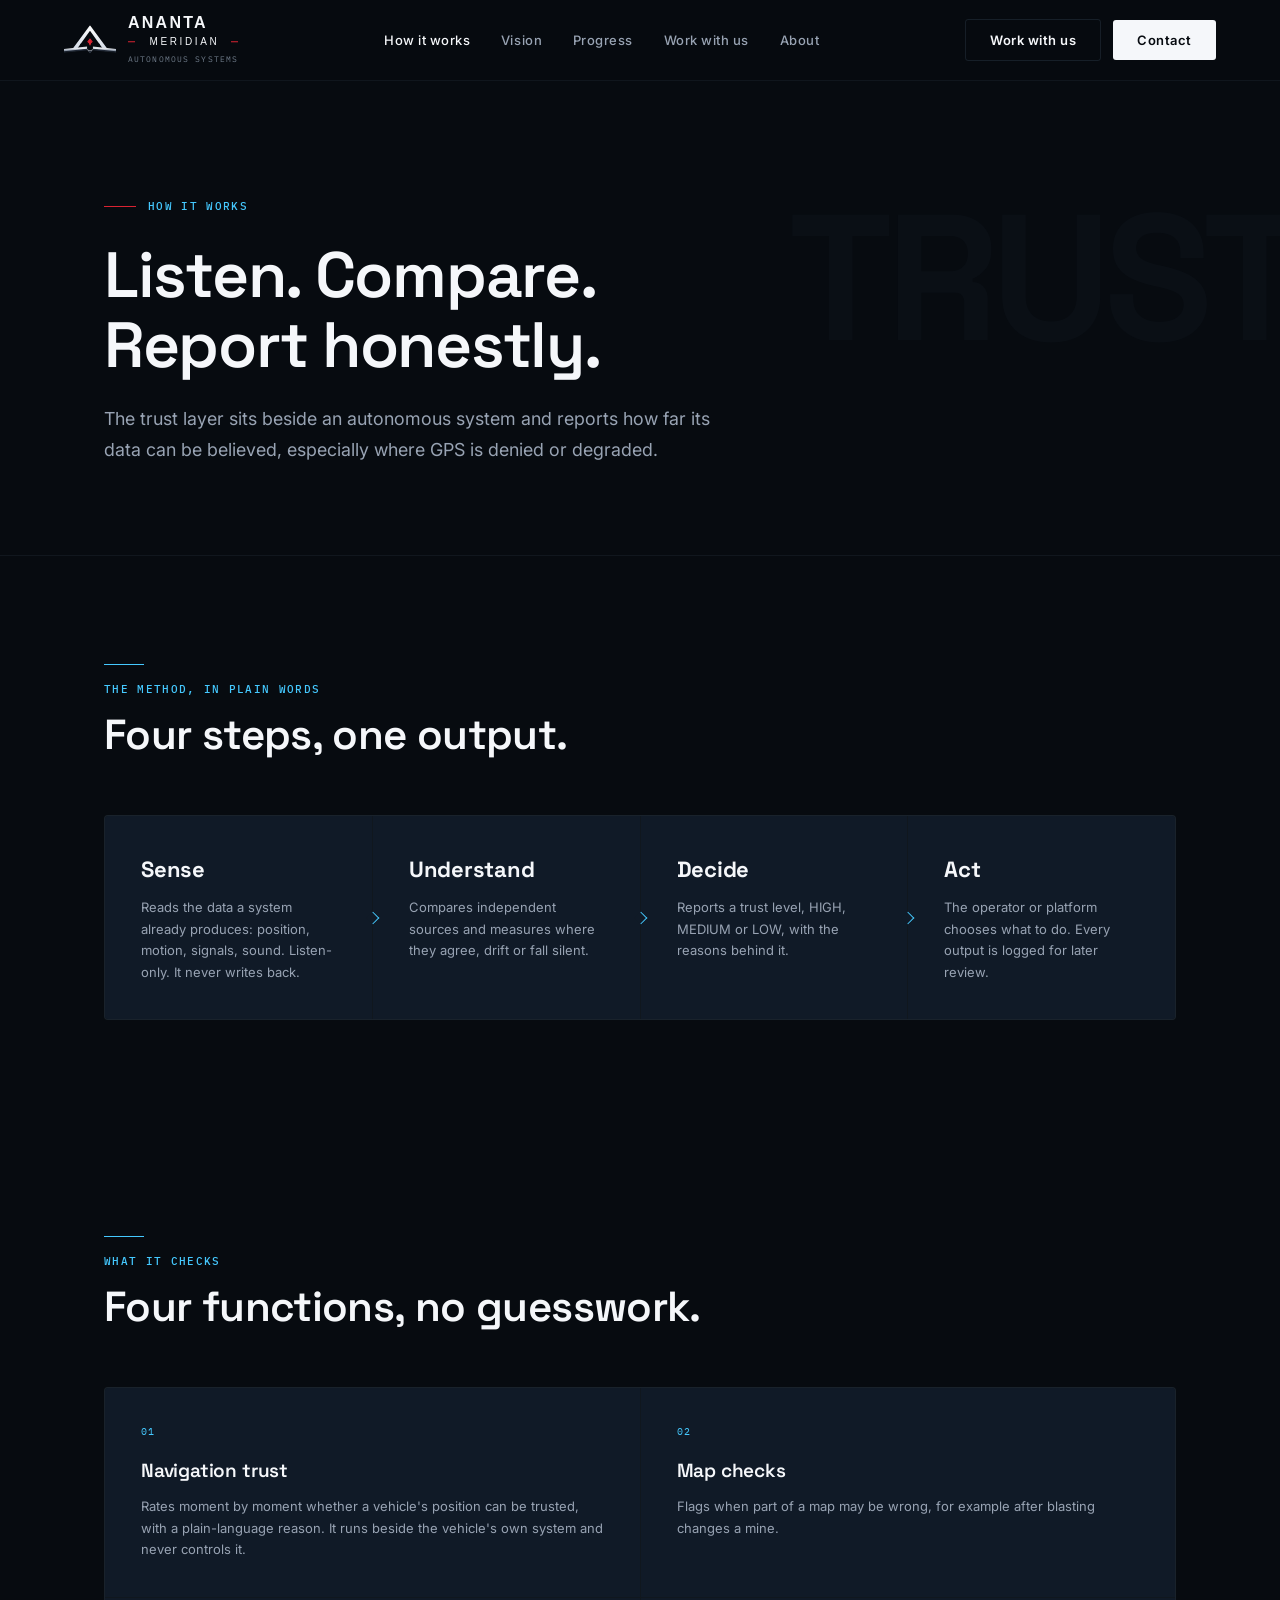
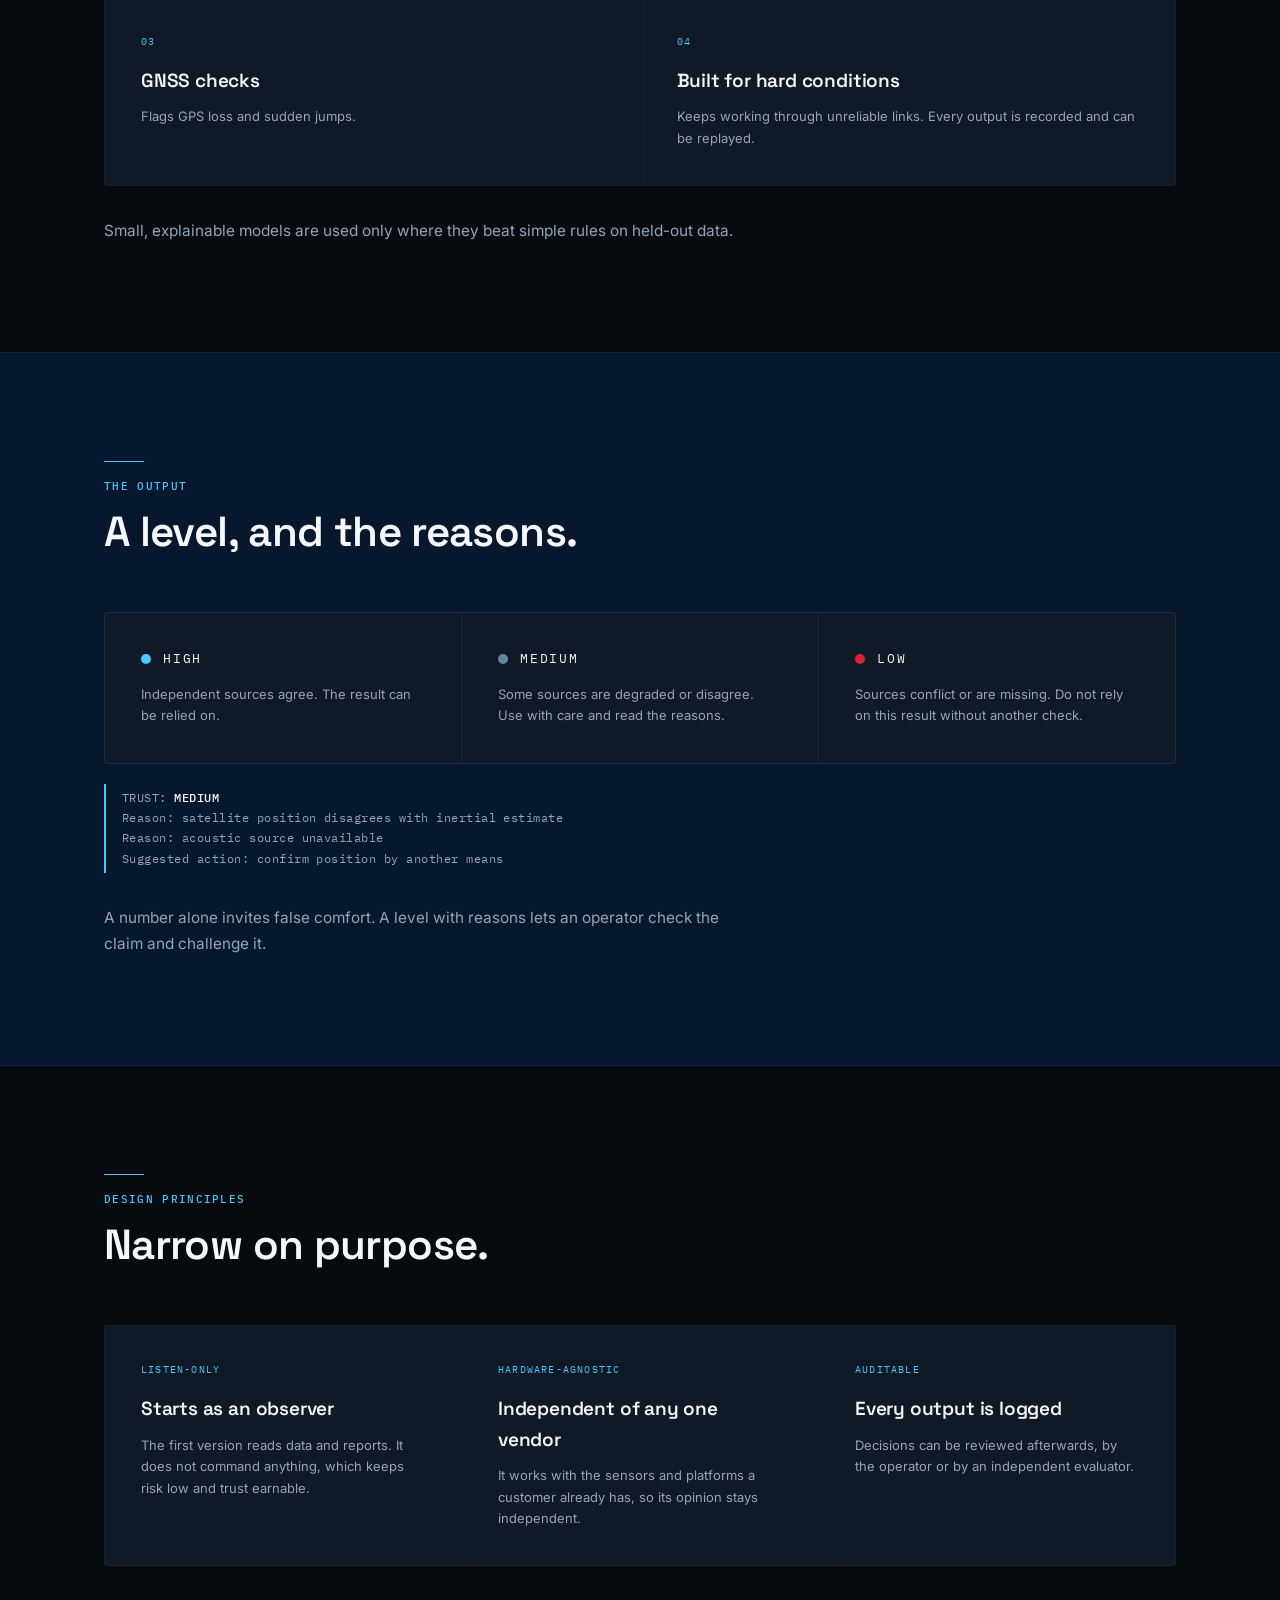
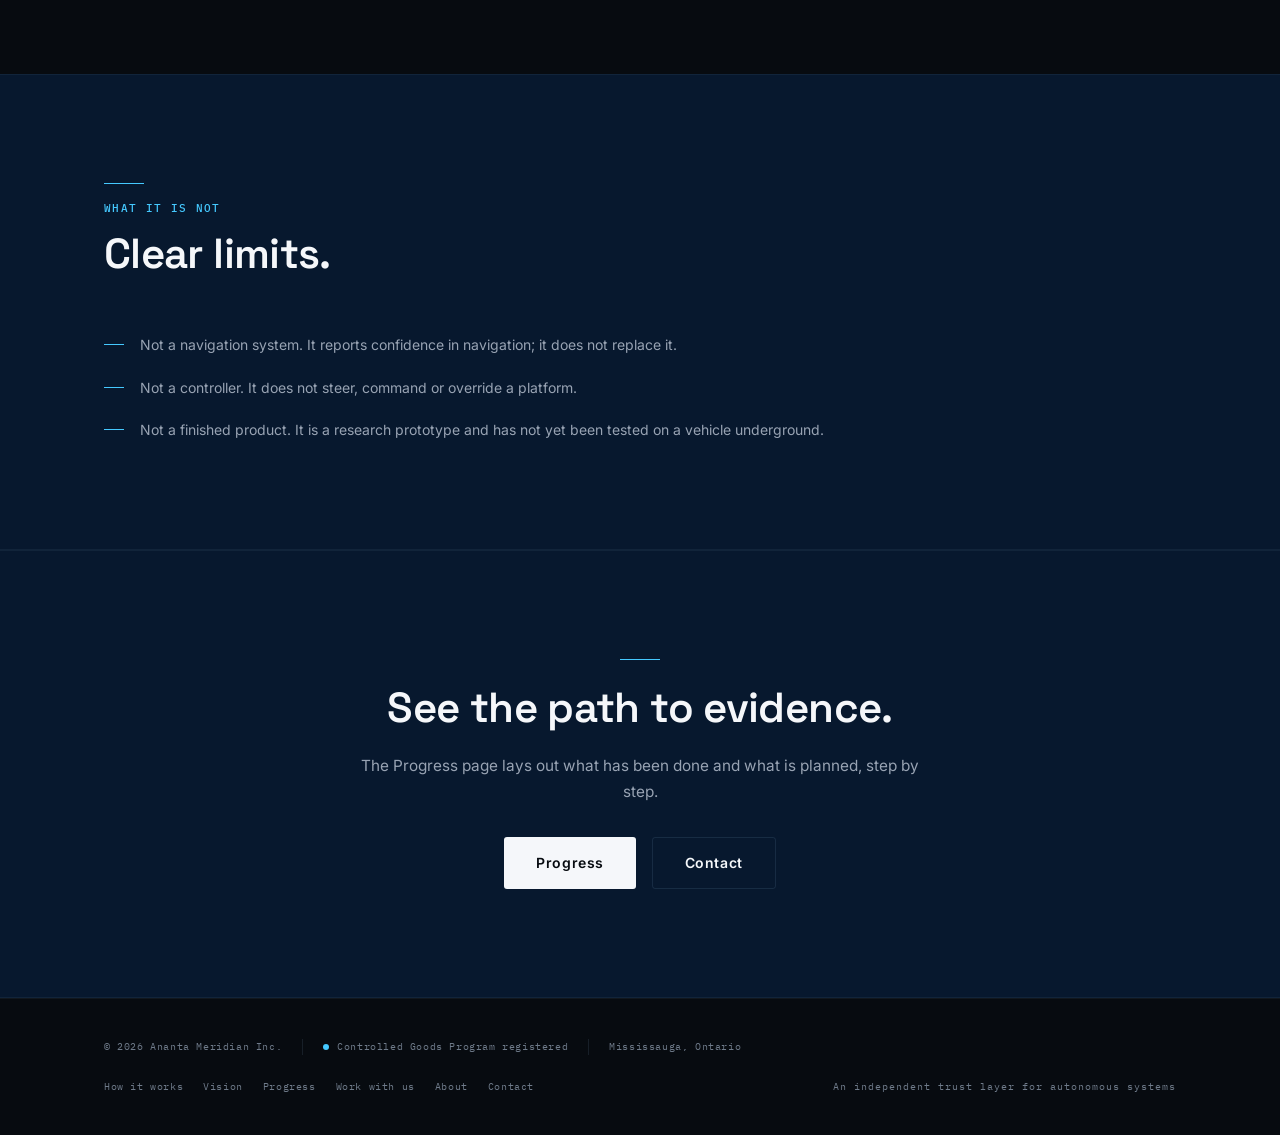
<file: how-it-works.html>
<!DOCTYPE html>
<html lang="en">
<head>
<meta charset="UTF-8">
<meta name="viewport" content="width=device-width, initial-scale=1.0">
<meta name="description" content="How the Ananta Meridian trust layer works: it listens to sensor data, compares sources, and reports HIGH, MEDIUM or LOW trust with reasons.">
<meta property="og:title" content="How it works — Ananta Meridian">
<meta property="og:description" content="How the Ananta Meridian trust layer works: it listens to sensor data, compares sources, and reports HIGH, MEDIUM or LOW trust with reasons.">
<meta property="og:type" content="website">
<title>How it works — Ananta Meridian</title>
<link rel="icon" type="image/svg+xml" href="assets/images/ananta-logo.svg">
<link rel="preconnect" href="https://fonts.googleapis.com">
<link rel="preconnect" href="https://fonts.gstatic.com" crossorigin>
<link href="https://fonts.googleapis.com/css2?family=Inter:wght@300;400;500;600;700&family=IBM+Plex+Mono:wght@400;500&family=Space+Grotesk:wght@500;600;700&display=swap" rel="stylesheet">
<link rel="stylesheet" href="assets/css/main.css?v=20261122a">
</head>
<body>
<nav id="nav" class="solid">
  <div class="nav-inner">
    <a href="index.html" class="nav-logo">
      <svg class="nav-logo-mark" viewBox="100 10 320 185" width="48" height="48" xmlns="http://www.w3.org/2000/svg">
          <defs>
            <linearGradient id="nwG" x1="0%" y1="0%" x2="0%" y2="100%">
              <stop offset="0%" style="stop-color:#C8CDD6"/>
              <stop offset="30%" style="stop-color:#EAEDF2"/>
              <stop offset="65%" style="stop-color:#8A95A5"/>
              <stop offset="100%" style="stop-color:#3A4455"/>
            </linearGradient>
            <linearGradient id="nwD" x1="0%" y1="0%" x2="0%" y2="100%">
              <stop offset="0%" style="stop-color:#2A3344"/>
              <stop offset="100%" style="stop-color:#111820"/>
            </linearGradient>
            <linearGradient id="naG" x1="0%" y1="0%" x2="0%" y2="100%">
              <stop offset="0%" style="stop-color:#FFFFFF"/>
              <stop offset="100%" style="stop-color:#D0D8E4"/>
            </linearGradient>
            <mask id="naM">
              <rect width="520" height="310" fill="black"/>
              <polygon points="260,12 142,172 170,172 260,46 350,172 378,172" fill="white"/>
              <polygon points="260,54 196,162 210,162 260,76 310,162 324,162" fill="black"/>
              <rect x="200" y="126" width="34" height="19" fill="black"/>
              <rect x="286" y="126" width="34" height="19" fill="black"/>
            </mask>
          </defs>
          <rect x="142" y="12" width="236" height="160" fill="url(#naG)" mask="url(#naM)"/>
          <path d="M242,142 L30,166 L74,182 L242,160 Z" fill="url(#nwG)"/>
          <path d="M242,156 L74,174 L88,182 L242,166 Z" fill="url(#nwD)"/>
          <path d="M278,142 L490,166 L446,182 L278,160 Z" fill="url(#nwG)"/>
          <path d="M278,156 L446,174 L432,182 L278,166 Z" fill="url(#nwD)"/>
          <path d="M240,158 L260,184 L280,158 L260,169 Z" fill="url(#nwG)"/>
          <path d="M242,162 L260,182 L278,162 L260,172 Z" fill="url(#nwD)"/>
          <g transform="translate(260,112)">
            <path d="M0,-22 L3.5,-14 L8,-17 L6,-10 L14,-9 L9,-4 L19,0 L12,4 L15,11 L7,8 L6,19 L0,15 L-6,19 L-7,8 L-15,11 L-12,4 L-19,0 L-9,-4 L-14,-9 L-6,-10 L-8,-17 L-3.5,-14 Z" fill="#D92332"/>
            <rect x="-2.2" y="15" width="4.4" height="9" rx="1.5" fill="#C53030"/>
          </g>
        </svg>
      <div>
        <span class="nav-logo-text">ANANTA</span>
        <span class="nav-logo-meridian">MERIDIAN</span>
        <span class="nav-logo-sub">AUTONOMOUS SYSTEMS</span>
      </div>
    </a>
    <ul class="nav-links"><li><a href="how-it-works.html" class="active">How it works</a></li><li><a href="vision.html">Vision</a></li><li><a href="progress.html">Progress</a></li><li><a href="work-with-us.html">Work with us</a></li><li><a href="about.html">About</a></li></ul>
    <div class="nav-cta">
      <a href="work-with-us.html" class="btn btn--ghost">Work with us</a>
      <a href="contact.html" class="btn btn--primary">Contact</a>
    </div>
    <button class="nav-mobile-toggle" aria-label="Open menu" aria-expanded="false"><span></span><span></span><span></span></button>
  </div>
  <div class="nav-mobile-panel">
    <ul class="nav-mobile-links"><li><a href="index.html">Home</a></li><li><a href="how-it-works.html" class="active">How it works</a></li><li><a href="vision.html">Vision</a></li><li><a href="progress.html">Progress</a></li><li><a href="work-with-us.html">Work with us</a></li><li><a href="about.html">About</a></li><li><a href="contact.html">Contact</a></li></ul>
    <div class="nav-mobile-cta">
      <a href="work-with-us.html" class="btn btn--ghost btn--large">Work with us</a>
      <a href="contact.html" class="btn btn--primary btn--large">Contact</a>
    </div>
  </div>
</nav>
<section id="page-hero">
  <div class="page-hero-bg-text" aria-hidden="true">TRUST</div>
  <div class="container">
    <div class="page-hero-eyebrow reveal"><div class="page-hero-eyebrow-line"></div><span class="t-label">How it works</span></div>
    <h1 class="t-h1 page-hero-headline reveal reveal-delay-1">Listen. Compare.<br>Report honestly.</h1>
    <p class="page-hero-sub reveal reveal-delay-2">The trust layer sits beside an autonomous system and reports how far its data can be believed, especially where GPS is denied or degraded.</p>
  </div>
</section><section class="section-pad"><div class="container"><div class="section-header  reveal"><span class="signal-line signal-line--cyan"></span><p class="t-label" style="margin-bottom:12px;">The method, in plain words</p><h2 class="t-h2">Four steps, one output.</h2></div><div class="flow reveal">
<div class="flow-step"><div class="flow-step-verb">Sense</div><p class="info-card-desc">Reads the data a system already produces: position, motion, signals, sound. Listen-only. It never writes back.</p></div>
<div class="flow-step"><div class="flow-step-verb">Understand</div><p class="info-card-desc">Compares independent sources and measures where they agree, drift or fall silent.</p></div>
<div class="flow-step"><div class="flow-step-verb">Decide</div><p class="info-card-desc">Reports a trust level, HIGH, MEDIUM or LOW, with the reasons behind it.</p></div>
<div class="flow-step"><div class="flow-step-verb">Act</div><p class="info-card-desc">The operator or platform chooses what to do. Every output is logged for later review.</p></div></div></div></section><section class="section-pad"><div class="container"><div class="section-header  reveal"><span class="signal-line signal-line--cyan"></span><p class="t-label" style="margin-bottom:12px;">What it checks</p><h2 class="t-h2">Four functions, no guesswork.</h2></div><div class="two-col-grid reveal"><div class="info-card"><div class="info-card-label">01</div><div class="info-card-title">Navigation trust</div><p class="info-card-desc">Rates moment by moment whether a vehicle's position can be trusted, with a plain-language reason. It runs beside the vehicle's own system and never controls it.</p></div><div class="info-card"><div class="info-card-label">02</div><div class="info-card-title">Map checks</div><p class="info-card-desc">Flags when part of a map may be wrong, for example after blasting changes a mine.</p></div><div class="info-card"><div class="info-card-label">03</div><div class="info-card-title">GNSS checks</div><p class="info-card-desc">Flags GPS loss and sudden jumps.</p></div><div class="info-card"><div class="info-card-label">04</div><div class="info-card-title">Built for hard conditions</div><p class="info-card-desc">Keeps working through unreliable links. Every output is recorded and can be replayed.</p></div></div><p class="t-body reveal" style="max-width:640px;margin-top:32px;">Small, explainable models are used only where they beat simple rules on held-out data.</p></div></section><section class="section-pad section-band"><div class="container"><div class="section-header  reveal"><span class="signal-line signal-line--cyan"></span><p class="t-label" style="margin-bottom:12px;">The output</p><h2 class="t-h2">A level, and the reasons.</h2></div><div class="trust-levels reveal">
<div class="trust-level"><div class="trust-level-name"><span class="trust-dot trust-dot--high"></span>HIGH</div><p class="info-card-desc">Independent sources agree. The result can be relied on.</p></div>
<div class="trust-level"><div class="trust-level-name"><span class="trust-dot trust-dot--medium"></span>MEDIUM</div><p class="info-card-desc">Some sources are degraded or disagree. Use with care and read the reasons.</p></div>
<div class="trust-level"><div class="trust-level-name"><span class="trust-dot trust-dot--low"></span>LOW</div><p class="info-card-desc">Sources conflict or are missing. Do not rely on this result without another check.</p></div>
</div><div class="example-output reveal">TRUST: <strong>MEDIUM</strong><br>Reason: satellite position disagrees with inertial estimate<br>Reason: acoustic source unavailable<br>Suggested action: confirm position by another means</div><p class="t-body reveal" style="max-width:640px;margin-top:32px;">A number alone invites false comfort. A level with reasons lets an operator check the claim and challenge it.</p></div></section><section class="section-pad"><div class="container"><div class="section-header  reveal"><span class="signal-line signal-line--cyan"></span><p class="t-label" style="margin-bottom:12px;">Design principles</p><h2 class="t-h2">Narrow on purpose.</h2></div><div class="three-col reveal"><div class="info-card"><div class="info-card-label">Listen-only</div><div class="info-card-title">Starts as an observer</div><p class="info-card-desc">The first version reads data and reports. It does not command anything, which keeps risk low and trust earnable.</p></div><div class="info-card"><div class="info-card-label">Hardware-agnostic</div><div class="info-card-title">Independent of any one vendor</div><p class="info-card-desc">It works with the sensors and platforms a customer already has, so its opinion stays independent.</p></div><div class="info-card"><div class="info-card-label">Auditable</div><div class="info-card-title">Every output is logged</div><p class="info-card-desc">Decisions can be reviewed afterwards, by the operator or by an independent evaluator.</p></div></div></div></section><section class="section-pad section-band"><div class="container"><div class="section-header  reveal"><span class="signal-line signal-line--cyan"></span><p class="t-label" style="margin-bottom:12px;">What it is not</p><h2 class="t-h2">Clear limits.</h2></div><div class="value-list reveal">
<div class="value-item"><span class="value-marker"></span><span class="value-text">Not a navigation system. It reports confidence in navigation; it does not replace it.</span></div>
<div class="value-item"><span class="value-marker"></span><span class="value-text">Not a controller. It does not steer, command or override a platform.</span></div>
<div class="value-item"><span class="value-marker"></span><span class="value-text">Not a finished product. It is a research prototype and has not yet been tested on a vehicle underground.</span></div></div></div></section><section class="section-pad section-band"><div class="container"><div class="cta-band reveal"><span class="signal-line signal-line--cyan" style="margin:0 auto 24px;"></span><h2 class="t-h2" style="margin-bottom:20px;">See the path to evidence.</h2><p class="t-body">The Progress page lays out what has been done and what is planned, step by step.</p><div style="display:flex;gap:16px;justify-content:center;flex-wrap:wrap;"><a href="progress.html" class="btn btn--primary btn--large">Progress</a><a href="contact.html" class="btn btn--ghost btn--large">Contact</a></div></div></div></section>
<footer id="footer">
  <div class="container">
    <div class="footer-inner">
      <div class="footer-left">
        <span class="footer-legal">© 2026 Ananta Meridian Inc.</span>
        <div class="footer-divider"></div>
        <span class="footer-cgp">Controlled Goods Program registered</span>
        <div class="footer-divider"></div>
        <span class="footer-legal">Mississauga, Ontario</span>
      </div>
      <nav class="footer-nav" aria-label="Footer"><a href="how-it-works.html">How it works</a><a href="vision.html">Vision</a><a href="progress.html">Progress</a><a href="work-with-us.html">Work with us</a><a href="about.html">About</a><a href="contact.html">Contact</a></nav>
      <div class="footer-tagline">An independent trust layer for autonomous systems</div>
    </div>
  </div>
</footer>
<script src="assets/js/main.js?v=20261122a"></script>
</body>
</html>
</file>
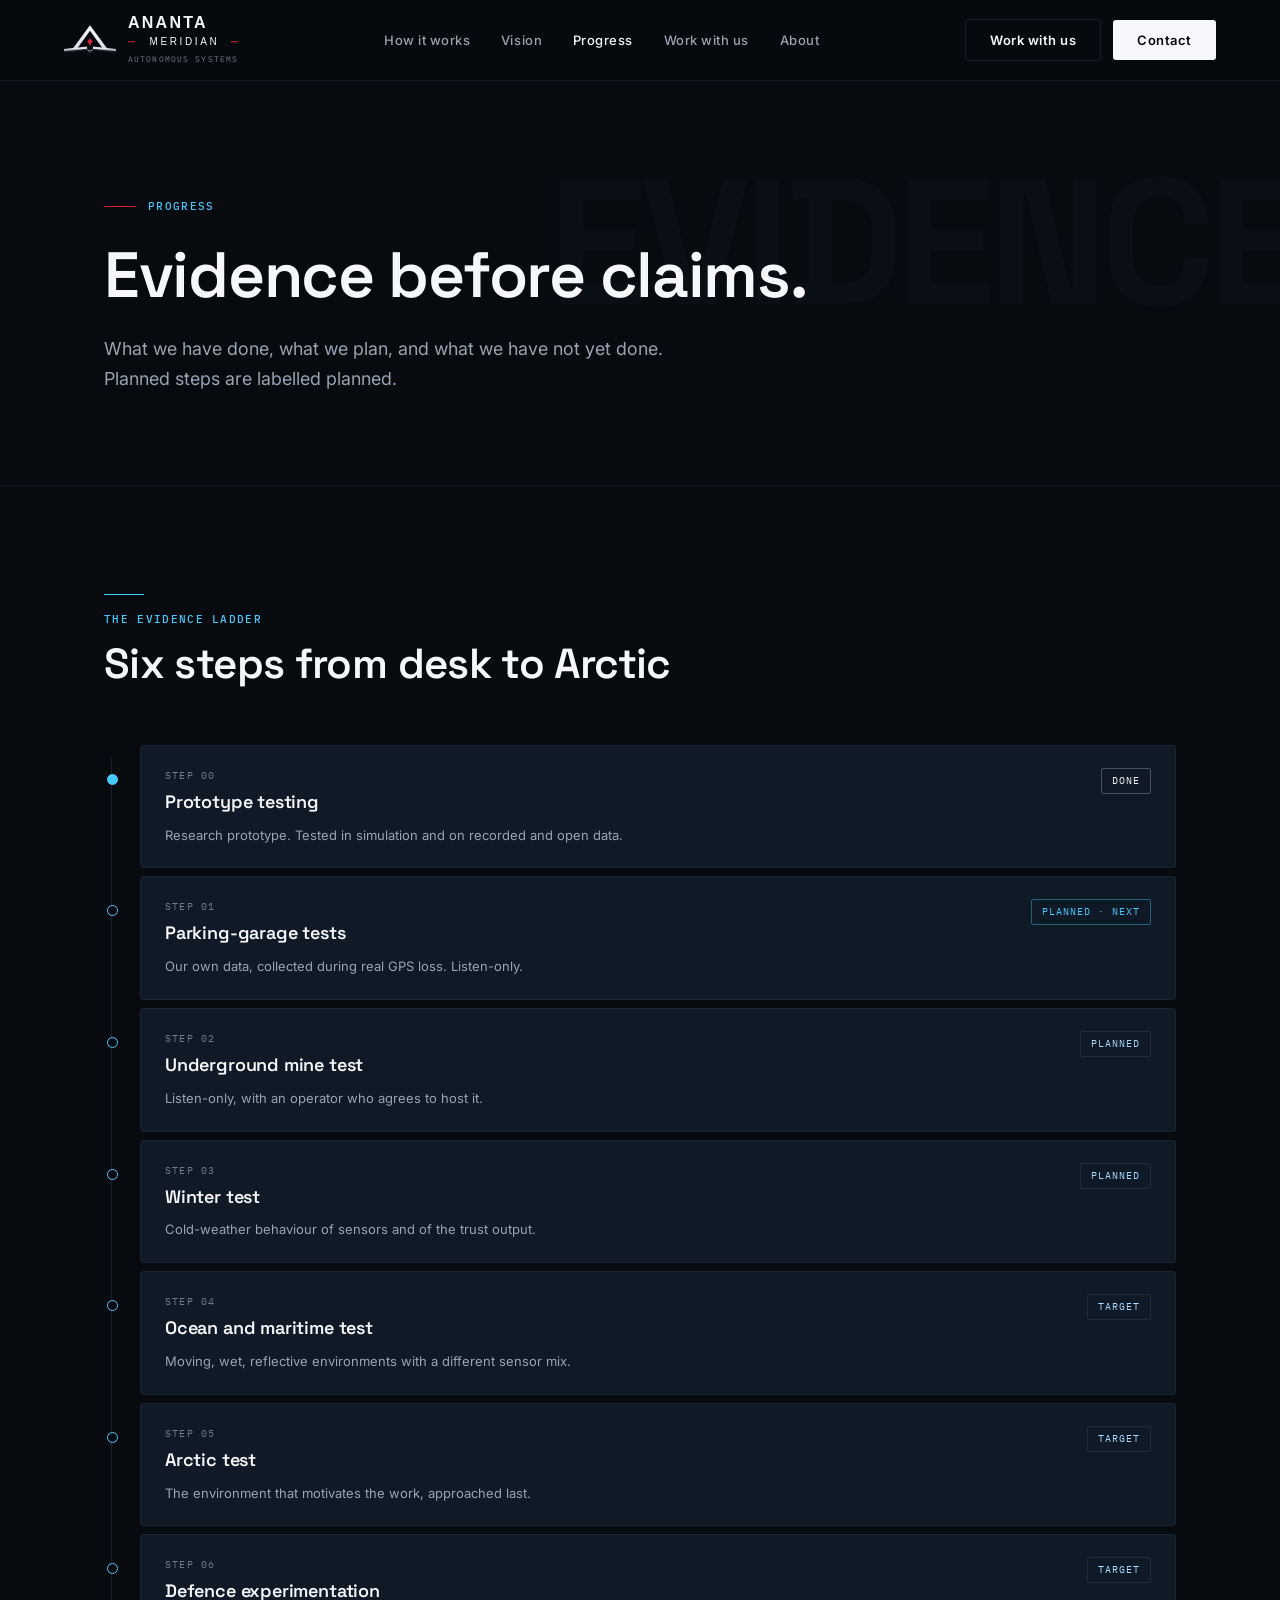
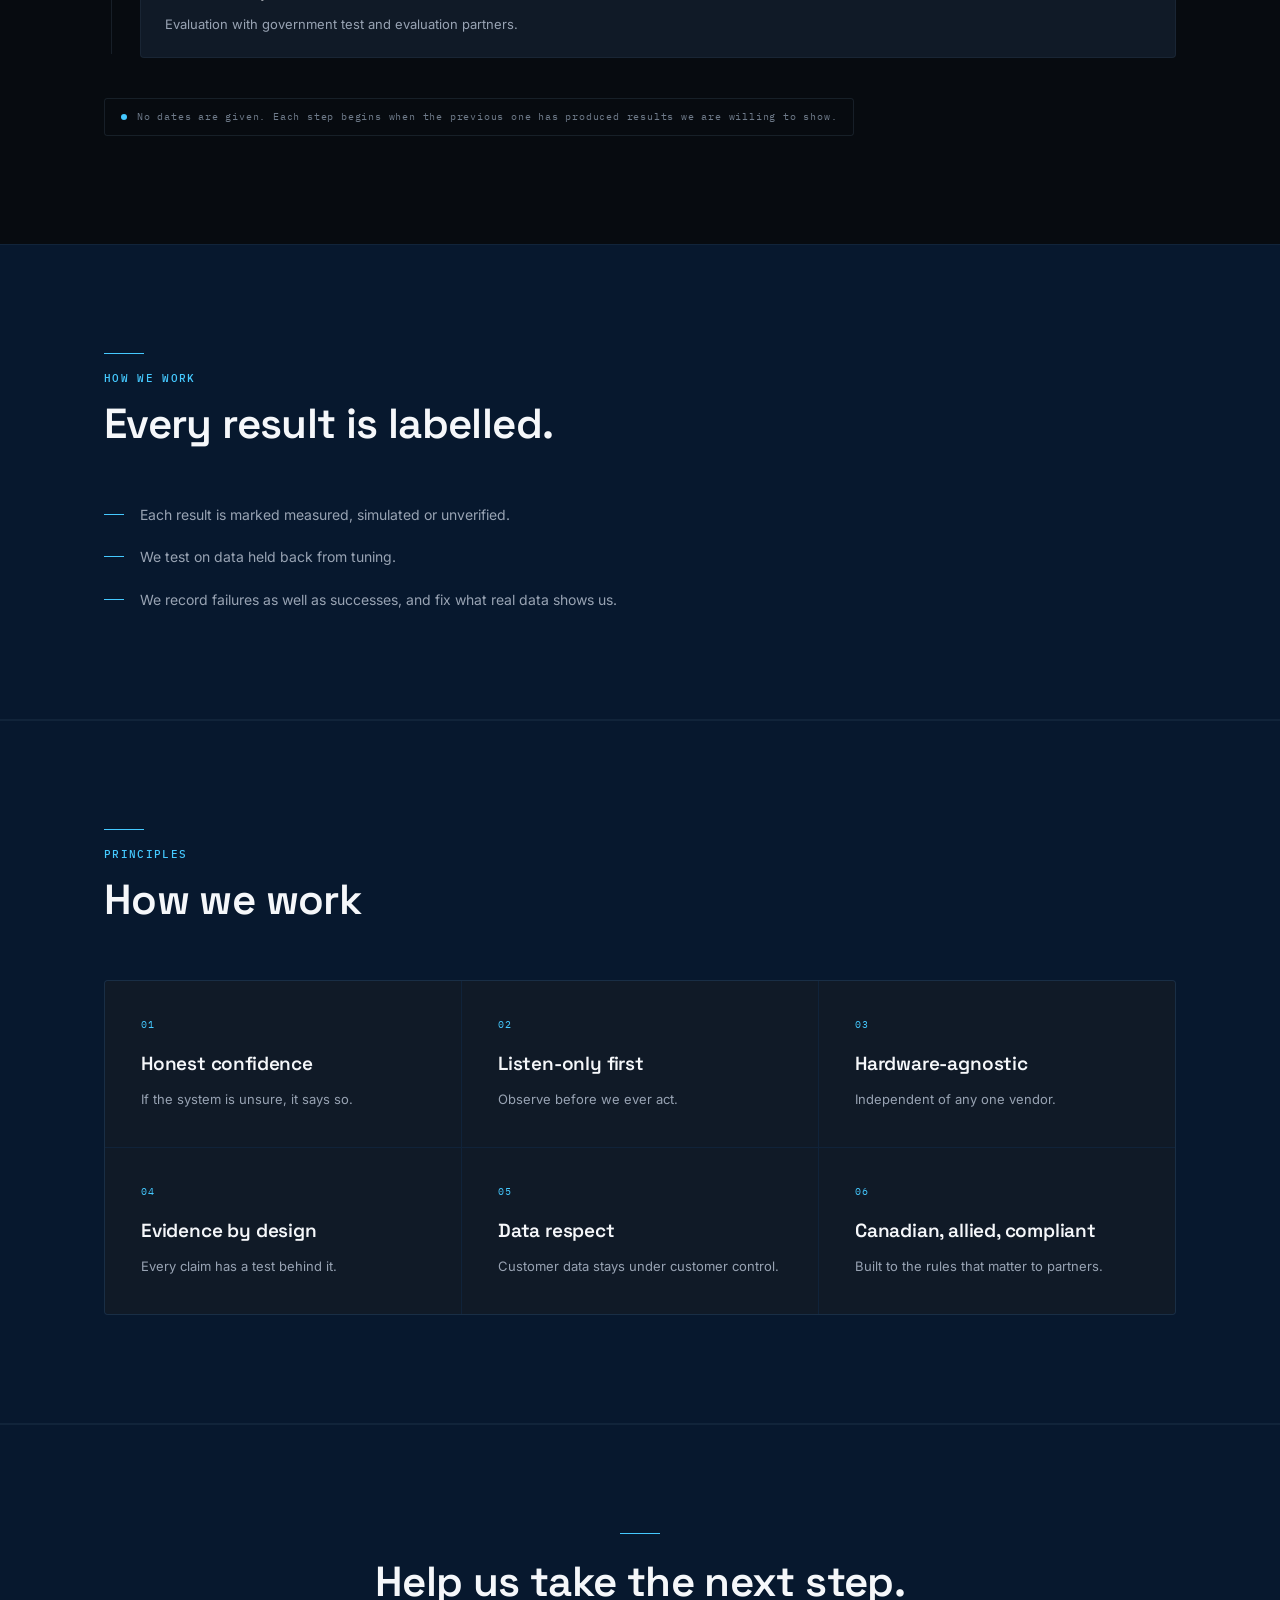
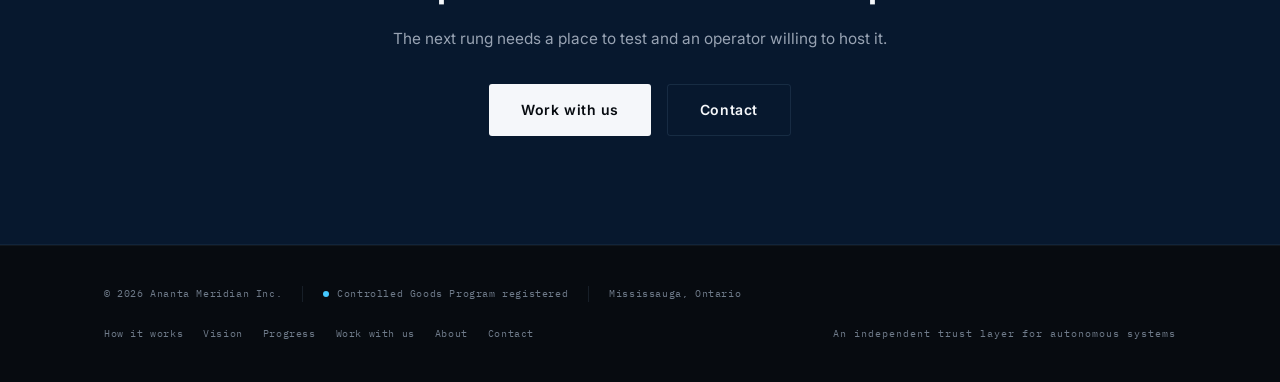
<file: progress.html>
<!DOCTYPE html>
<html lang="en">
<head>
<meta charset="UTF-8">
<meta name="viewport" content="width=device-width, initial-scale=1.0">
<meta name="description" content="The Ananta Meridian evidence ladder: what is done, what is planned, and the principles we work by.">
<meta property="og:title" content="Progress — Ananta Meridian">
<meta property="og:description" content="The Ananta Meridian evidence ladder: what is done, what is planned, and the principles we work by.">
<meta property="og:type" content="website">
<title>Progress — Ananta Meridian</title>
<link rel="icon" type="image/svg+xml" href="assets/images/ananta-logo.svg">
<link rel="preconnect" href="https://fonts.googleapis.com">
<link rel="preconnect" href="https://fonts.gstatic.com" crossorigin>
<link href="https://fonts.googleapis.com/css2?family=Inter:wght@300;400;500;600;700&family=IBM+Plex+Mono:wght@400;500&family=Space+Grotesk:wght@500;600;700&display=swap" rel="stylesheet">
<link rel="stylesheet" href="assets/css/main.css?v=20261122a">
</head>
<body>
<nav id="nav" class="solid">
  <div class="nav-inner">
    <a href="index.html" class="nav-logo">
      <svg class="nav-logo-mark" viewBox="100 10 320 185" width="48" height="48" xmlns="http://www.w3.org/2000/svg">
          <defs>
            <linearGradient id="nwG" x1="0%" y1="0%" x2="0%" y2="100%">
              <stop offset="0%" style="stop-color:#C8CDD6"/>
              <stop offset="30%" style="stop-color:#EAEDF2"/>
              <stop offset="65%" style="stop-color:#8A95A5"/>
              <stop offset="100%" style="stop-color:#3A4455"/>
            </linearGradient>
            <linearGradient id="nwD" x1="0%" y1="0%" x2="0%" y2="100%">
              <stop offset="0%" style="stop-color:#2A3344"/>
              <stop offset="100%" style="stop-color:#111820"/>
            </linearGradient>
            <linearGradient id="naG" x1="0%" y1="0%" x2="0%" y2="100%">
              <stop offset="0%" style="stop-color:#FFFFFF"/>
              <stop offset="100%" style="stop-color:#D0D8E4"/>
            </linearGradient>
            <mask id="naM">
              <rect width="520" height="310" fill="black"/>
              <polygon points="260,12 142,172 170,172 260,46 350,172 378,172" fill="white"/>
              <polygon points="260,54 196,162 210,162 260,76 310,162 324,162" fill="black"/>
              <rect x="200" y="126" width="34" height="19" fill="black"/>
              <rect x="286" y="126" width="34" height="19" fill="black"/>
            </mask>
          </defs>
          <rect x="142" y="12" width="236" height="160" fill="url(#naG)" mask="url(#naM)"/>
          <path d="M242,142 L30,166 L74,182 L242,160 Z" fill="url(#nwG)"/>
          <path d="M242,156 L74,174 L88,182 L242,166 Z" fill="url(#nwD)"/>
          <path d="M278,142 L490,166 L446,182 L278,160 Z" fill="url(#nwG)"/>
          <path d="M278,156 L446,174 L432,182 L278,166 Z" fill="url(#nwD)"/>
          <path d="M240,158 L260,184 L280,158 L260,169 Z" fill="url(#nwG)"/>
          <path d="M242,162 L260,182 L278,162 L260,172 Z" fill="url(#nwD)"/>
          <g transform="translate(260,112)">
            <path d="M0,-22 L3.5,-14 L8,-17 L6,-10 L14,-9 L9,-4 L19,0 L12,4 L15,11 L7,8 L6,19 L0,15 L-6,19 L-7,8 L-15,11 L-12,4 L-19,0 L-9,-4 L-14,-9 L-6,-10 L-8,-17 L-3.5,-14 Z" fill="#D92332"/>
            <rect x="-2.2" y="15" width="4.4" height="9" rx="1.5" fill="#C53030"/>
          </g>
        </svg>
      <div>
        <span class="nav-logo-text">ANANTA</span>
        <span class="nav-logo-meridian">MERIDIAN</span>
        <span class="nav-logo-sub">AUTONOMOUS SYSTEMS</span>
      </div>
    </a>
    <ul class="nav-links"><li><a href="how-it-works.html">How it works</a></li><li><a href="vision.html">Vision</a></li><li><a href="progress.html" class="active">Progress</a></li><li><a href="work-with-us.html">Work with us</a></li><li><a href="about.html">About</a></li></ul>
    <div class="nav-cta">
      <a href="work-with-us.html" class="btn btn--ghost">Work with us</a>
      <a href="contact.html" class="btn btn--primary">Contact</a>
    </div>
    <button class="nav-mobile-toggle" aria-label="Open menu" aria-expanded="false"><span></span><span></span><span></span></button>
  </div>
  <div class="nav-mobile-panel">
    <ul class="nav-mobile-links"><li><a href="index.html">Home</a></li><li><a href="how-it-works.html">How it works</a></li><li><a href="vision.html">Vision</a></li><li><a href="progress.html" class="active">Progress</a></li><li><a href="work-with-us.html">Work with us</a></li><li><a href="about.html">About</a></li><li><a href="contact.html">Contact</a></li></ul>
    <div class="nav-mobile-cta">
      <a href="work-with-us.html" class="btn btn--ghost btn--large">Work with us</a>
      <a href="contact.html" class="btn btn--primary btn--large">Contact</a>
    </div>
  </div>
</nav>
<section id="page-hero">
  <div class="page-hero-bg-text" aria-hidden="true">EVIDENCE</div>
  <div class="container">
    <div class="page-hero-eyebrow reveal"><div class="page-hero-eyebrow-line"></div><span class="t-label">Progress</span></div>
    <h1 class="t-h1 page-hero-headline reveal reveal-delay-1">Evidence before claims.</h1>
    <p class="page-hero-sub reveal reveal-delay-2">What we have done, what we plan, and what we have not yet done. Planned steps are labelled planned.</p>
  </div>
</section><section class="section-pad"><div class="container"><div class="section-header  reveal"><span class="signal-line signal-line--cyan"></span><p class="t-label" style="margin-bottom:12px;">The evidence ladder</p><h2 class="t-h2">Six steps from desk to Arctic</h2></div><div class="ladder"><div class="ladder-step ladder-step--done reveal"><div><span class="ladder-step-index">STEP 00</span><div class="ladder-step-title">Prototype testing</div></div><span class="status-tag status-tag--done">Done</span><p class="ladder-step-desc">Research prototype. Tested in simulation and on recorded and open data.</p></div><div class="ladder-step  reveal"><div><span class="ladder-step-index">STEP 01</span><div class="ladder-step-title">Parking-garage tests</div></div><span class="status-tag status-tag--next">Planned · next</span><p class="ladder-step-desc">Our own data, collected during real GPS loss. Listen-only.</p></div><div class="ladder-step  reveal"><div><span class="ladder-step-index">STEP 02</span><div class="ladder-step-title">Underground mine test</div></div><span class="status-tag ">Planned</span><p class="ladder-step-desc">Listen-only, with an operator who agrees to host it.</p></div><div class="ladder-step  reveal"><div><span class="ladder-step-index">STEP 03</span><div class="ladder-step-title">Winter test</div></div><span class="status-tag ">Planned</span><p class="ladder-step-desc">Cold-weather behaviour of sensors and of the trust output.</p></div><div class="ladder-step  reveal"><div><span class="ladder-step-index">STEP 04</span><div class="ladder-step-title">Ocean and maritime test</div></div><span class="status-tag ">Target</span><p class="ladder-step-desc">Moving, wet, reflective environments with a different sensor mix.</p></div><div class="ladder-step  reveal"><div><span class="ladder-step-index">STEP 05</span><div class="ladder-step-title">Arctic test</div></div><span class="status-tag ">Target</span><p class="ladder-step-desc">The environment that motivates the work, approached last.</p></div><div class="ladder-step  reveal"><div><span class="ladder-step-index">STEP 06</span><div class="ladder-step-title">Defence experimentation</div></div><span class="status-tag ">Target</span><p class="ladder-step-desc">Evaluation with government test and evaluation partners.</p></div></div><p class="stage-note reveal" style="margin-top:32px;">No dates are given. Each step begins when the previous one has produced results we are willing to show.</p></div></section><section class="section-pad section-band"><div class="container"><div class="section-header  reveal"><span class="signal-line signal-line--cyan"></span><p class="t-label" style="margin-bottom:12px;">How we work</p><h2 class="t-h2">Every result is labelled.</h2></div><div class="value-list reveal"><div class="value-item"><span class="value-marker"></span><span class="value-text">Each result is marked measured, simulated or unverified.</span></div><div class="value-item"><span class="value-marker"></span><span class="value-text">We test on data held back from tuning.</span></div><div class="value-item"><span class="value-marker"></span><span class="value-text">We record failures as well as successes, and fix what real data shows us.</span></div></div></div></section><section class="section-pad section-band"><div class="container"><div class="section-header  reveal"><span class="signal-line signal-line--cyan"></span><p class="t-label" style="margin-bottom:12px;">Principles</p><h2 class="t-h2">How we work</h2></div><div class="principles-grid reveal"><div class="info-card"><div class="info-card-label">01</div><div class="info-card-title">Honest confidence</div><p class="info-card-desc">If the system is unsure, it says so.</p></div><div class="info-card"><div class="info-card-label">02</div><div class="info-card-title">Listen-only first</div><p class="info-card-desc">Observe before we ever act.</p></div><div class="info-card"><div class="info-card-label">03</div><div class="info-card-title">Hardware-agnostic</div><p class="info-card-desc">Independent of any one vendor.</p></div><div class="info-card"><div class="info-card-label">04</div><div class="info-card-title">Evidence by design</div><p class="info-card-desc">Every claim has a test behind it.</p></div><div class="info-card"><div class="info-card-label">05</div><div class="info-card-title">Data respect</div><p class="info-card-desc">Customer data stays under customer control.</p></div><div class="info-card"><div class="info-card-label">06</div><div class="info-card-title">Canadian, allied, compliant</div><p class="info-card-desc">Built to the rules that matter to partners.</p></div></div></div></section><section class="section-pad section-band"><div class="container"><div class="cta-band reveal"><span class="signal-line signal-line--cyan" style="margin:0 auto 24px;"></span><h2 class="t-h2" style="margin-bottom:20px;">Help us take the next step.</h2><p class="t-body">The next rung needs a place to test and an operator willing to host it.</p><div style="display:flex;gap:16px;justify-content:center;flex-wrap:wrap;"><a href="work-with-us.html" class="btn btn--primary btn--large">Work with us</a><a href="contact.html" class="btn btn--ghost btn--large">Contact</a></div></div></div></section>
<footer id="footer">
  <div class="container">
    <div class="footer-inner">
      <div class="footer-left">
        <span class="footer-legal">© 2026 Ananta Meridian Inc.</span>
        <div class="footer-divider"></div>
        <span class="footer-cgp">Controlled Goods Program registered</span>
        <div class="footer-divider"></div>
        <span class="footer-legal">Mississauga, Ontario</span>
      </div>
      <nav class="footer-nav" aria-label="Footer"><a href="how-it-works.html">How it works</a><a href="vision.html">Vision</a><a href="progress.html">Progress</a><a href="work-with-us.html">Work with us</a><a href="about.html">About</a><a href="contact.html">Contact</a></nav>
      <div class="footer-tagline">An independent trust layer for autonomous systems</div>
    </div>
  </div>
</footer>
<script src="assets/js/main.js?v=20261122a"></script>
</body>
</html>
</file>
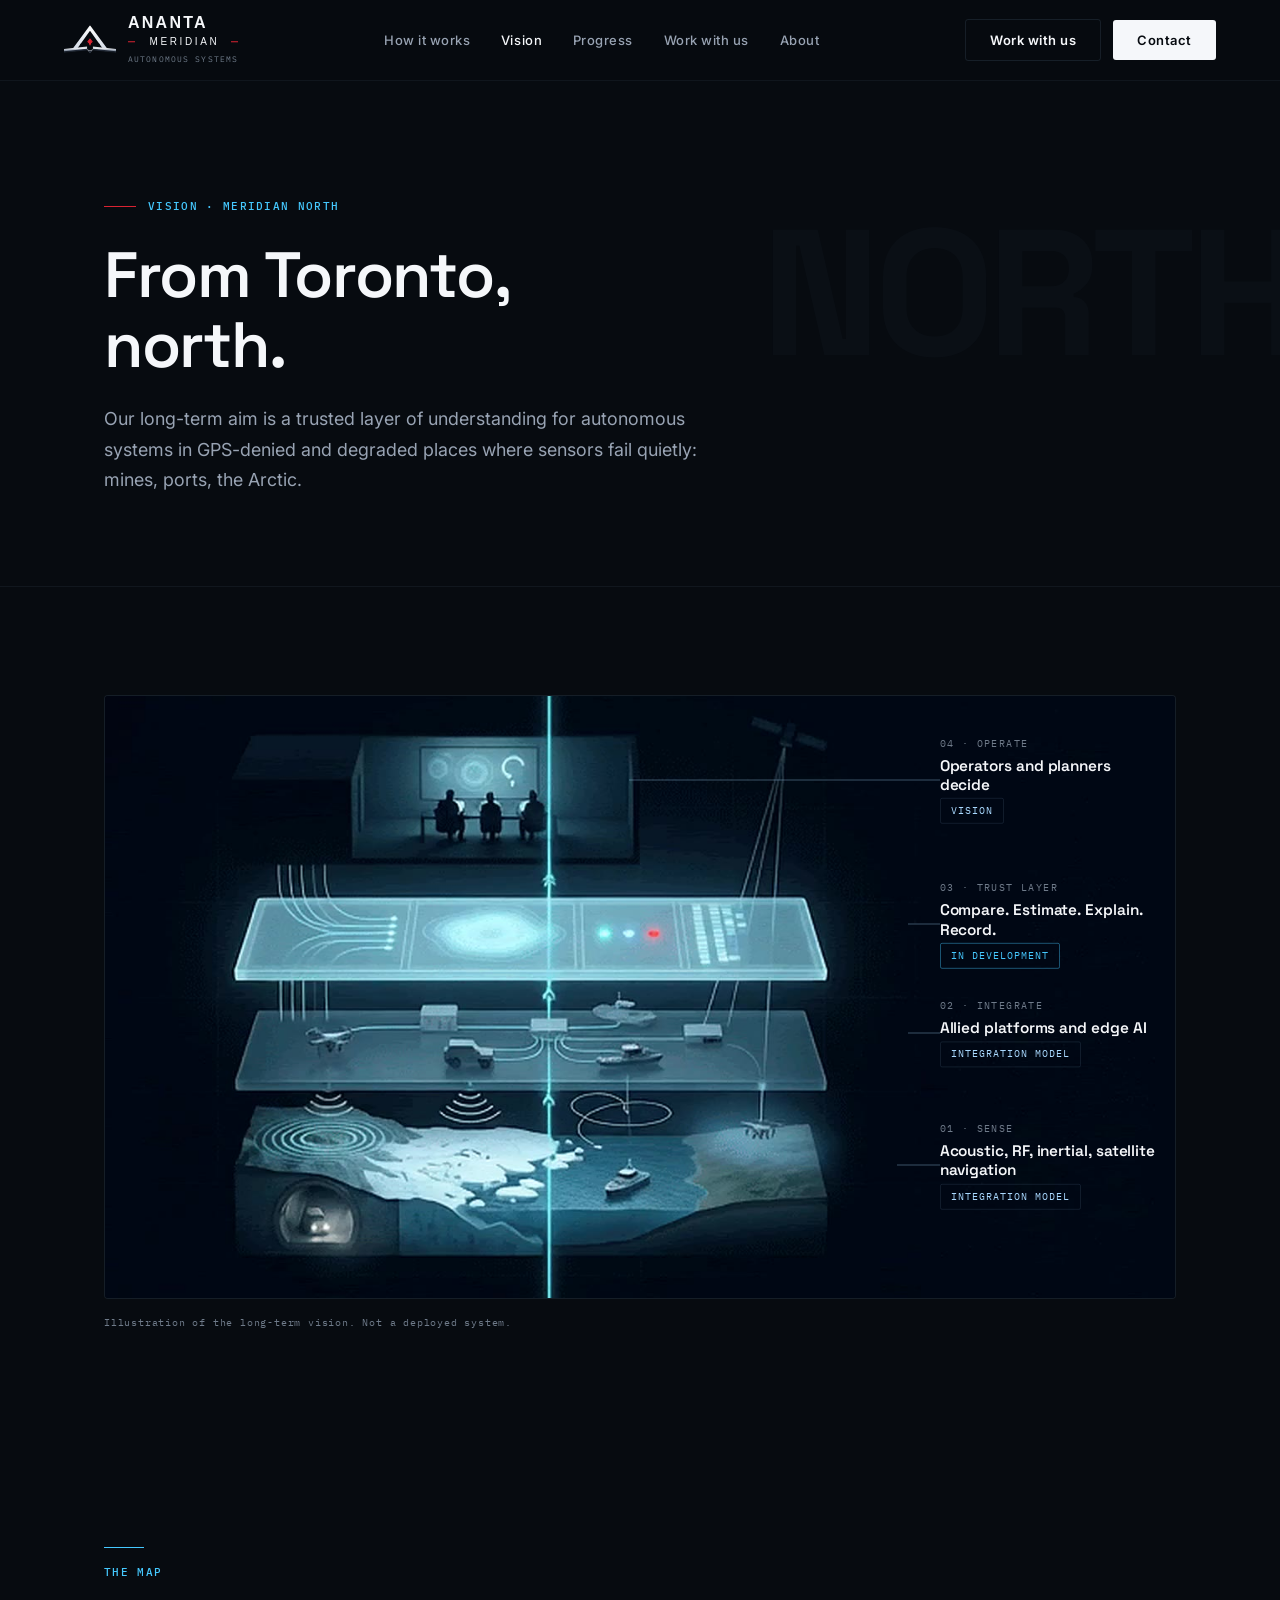
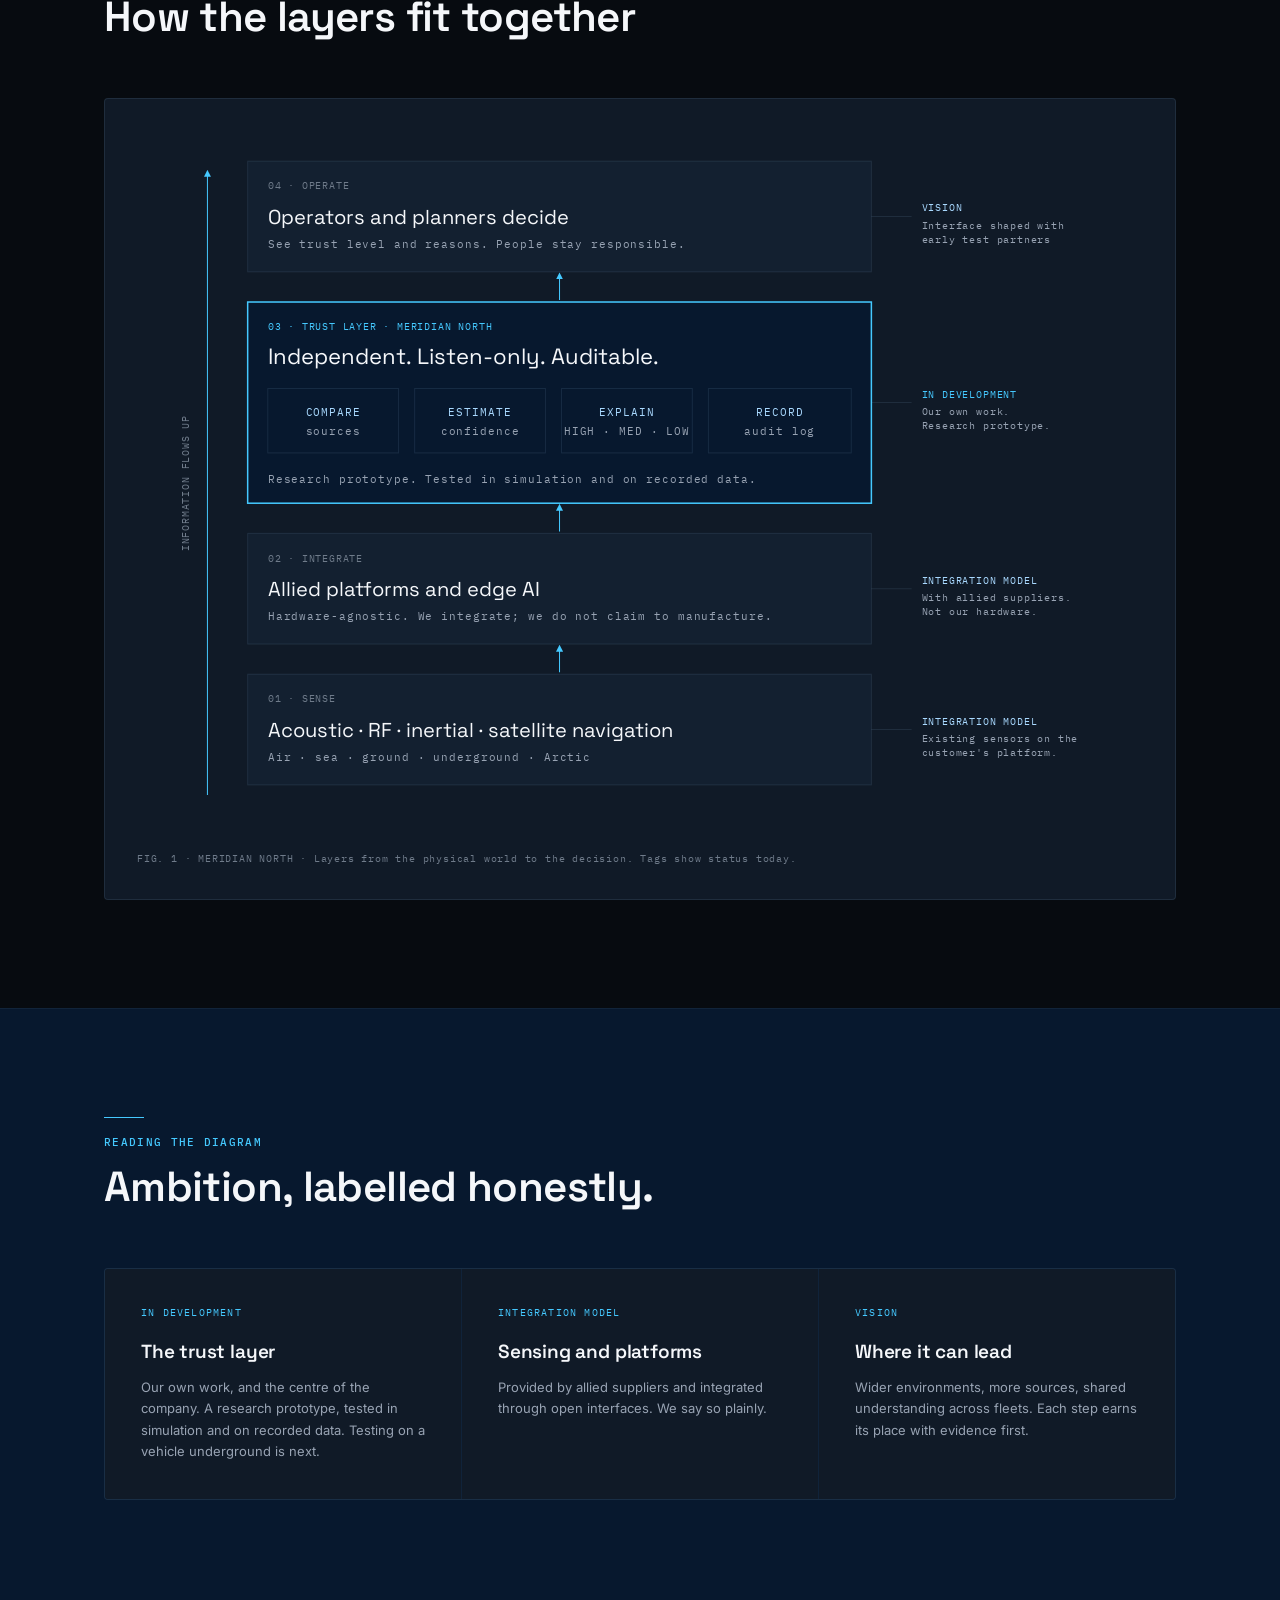
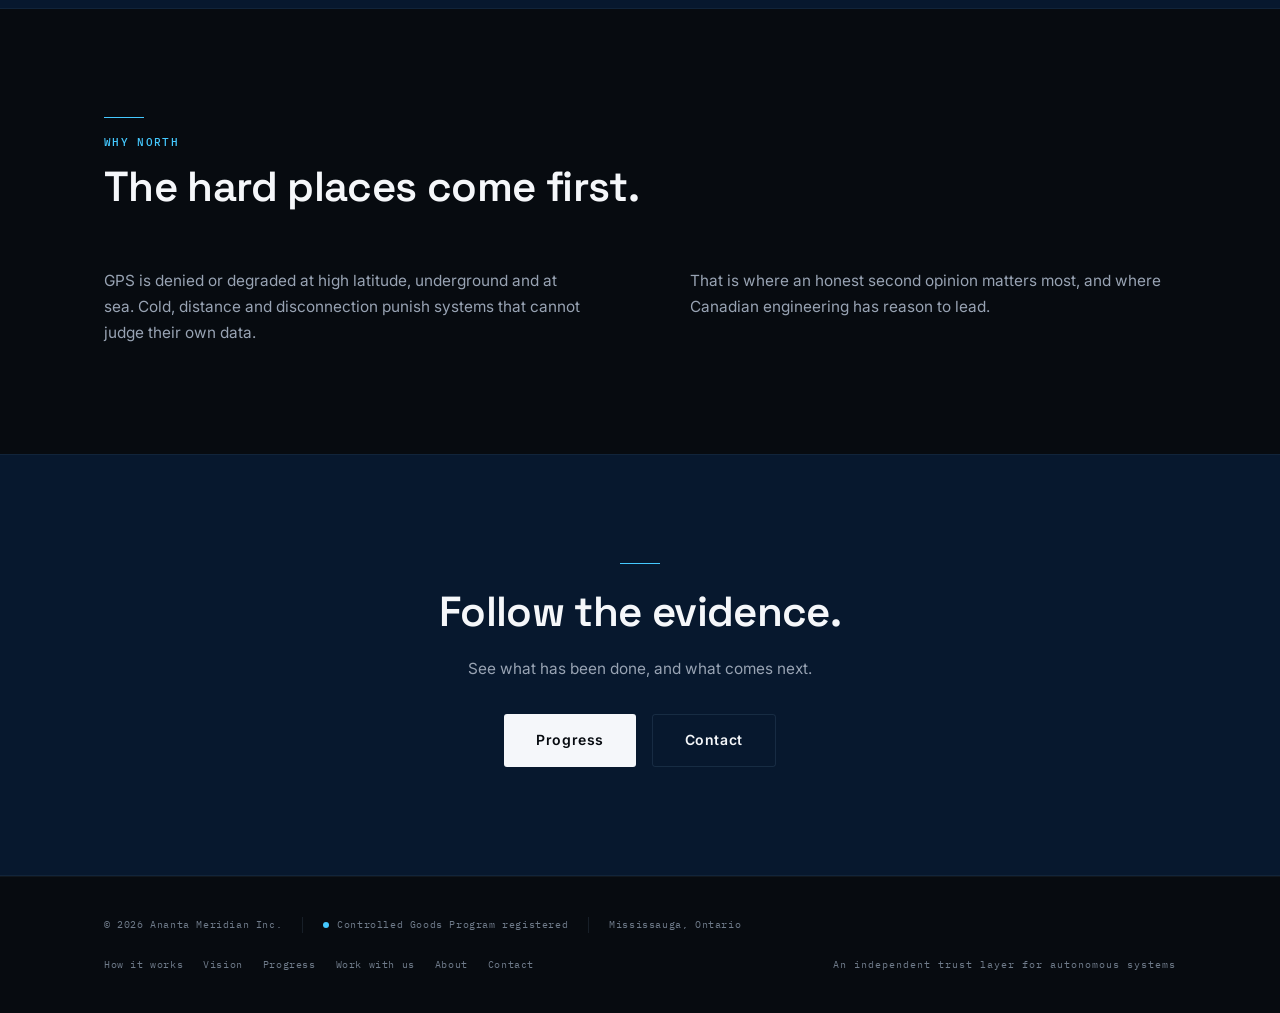
<file: vision.html>
<!DOCTYPE html>
<html lang="en">
<head>
<meta charset="UTF-8">
<meta name="viewport" content="width=device-width, initial-scale=1.0">
<meta name="description" content="MERIDIAN NORTH: the long-term vision for an independent trust layer for autonomous systems in mines, ports and the Arctic.">
<meta property="og:title" content="Vision — MERIDIAN NORTH — Ananta Meridian">
<meta property="og:description" content="MERIDIAN NORTH: the long-term vision for an independent trust layer for autonomous systems in mines, ports and the Arctic.">
<meta property="og:type" content="website">
<title>Vision — MERIDIAN NORTH — Ananta Meridian</title>
<link rel="icon" type="image/svg+xml" href="assets/images/ananta-logo.svg">
<link rel="preconnect" href="https://fonts.googleapis.com">
<link rel="preconnect" href="https://fonts.gstatic.com" crossorigin>
<link href="https://fonts.googleapis.com/css2?family=Inter:wght@300;400;500;600;700&family=IBM+Plex+Mono:wght@400;500&family=Space+Grotesk:wght@500;600;700&display=swap" rel="stylesheet">
<link rel="stylesheet" href="assets/css/main.css?v=20261122a">
</head>
<body>
<nav id="nav" class="solid">
  <div class="nav-inner">
    <a href="index.html" class="nav-logo">
      <svg class="nav-logo-mark" viewBox="100 10 320 185" width="48" height="48" xmlns="http://www.w3.org/2000/svg">
          <defs>
            <linearGradient id="nwG" x1="0%" y1="0%" x2="0%" y2="100%">
              <stop offset="0%" style="stop-color:#C8CDD6"/>
              <stop offset="30%" style="stop-color:#EAEDF2"/>
              <stop offset="65%" style="stop-color:#8A95A5"/>
              <stop offset="100%" style="stop-color:#3A4455"/>
            </linearGradient>
            <linearGradient id="nwD" x1="0%" y1="0%" x2="0%" y2="100%">
              <stop offset="0%" style="stop-color:#2A3344"/>
              <stop offset="100%" style="stop-color:#111820"/>
            </linearGradient>
            <linearGradient id="naG" x1="0%" y1="0%" x2="0%" y2="100%">
              <stop offset="0%" style="stop-color:#FFFFFF"/>
              <stop offset="100%" style="stop-color:#D0D8E4"/>
            </linearGradient>
            <mask id="naM">
              <rect width="520" height="310" fill="black"/>
              <polygon points="260,12 142,172 170,172 260,46 350,172 378,172" fill="white"/>
              <polygon points="260,54 196,162 210,162 260,76 310,162 324,162" fill="black"/>
              <rect x="200" y="126" width="34" height="19" fill="black"/>
              <rect x="286" y="126" width="34" height="19" fill="black"/>
            </mask>
          </defs>
          <rect x="142" y="12" width="236" height="160" fill="url(#naG)" mask="url(#naM)"/>
          <path d="M242,142 L30,166 L74,182 L242,160 Z" fill="url(#nwG)"/>
          <path d="M242,156 L74,174 L88,182 L242,166 Z" fill="url(#nwD)"/>
          <path d="M278,142 L490,166 L446,182 L278,160 Z" fill="url(#nwG)"/>
          <path d="M278,156 L446,174 L432,182 L278,166 Z" fill="url(#nwD)"/>
          <path d="M240,158 L260,184 L280,158 L260,169 Z" fill="url(#nwG)"/>
          <path d="M242,162 L260,182 L278,162 L260,172 Z" fill="url(#nwD)"/>
          <g transform="translate(260,112)">
            <path d="M0,-22 L3.5,-14 L8,-17 L6,-10 L14,-9 L9,-4 L19,0 L12,4 L15,11 L7,8 L6,19 L0,15 L-6,19 L-7,8 L-15,11 L-12,4 L-19,0 L-9,-4 L-14,-9 L-6,-10 L-8,-17 L-3.5,-14 Z" fill="#D92332"/>
            <rect x="-2.2" y="15" width="4.4" height="9" rx="1.5" fill="#C53030"/>
          </g>
        </svg>
      <div>
        <span class="nav-logo-text">ANANTA</span>
        <span class="nav-logo-meridian">MERIDIAN</span>
        <span class="nav-logo-sub">AUTONOMOUS SYSTEMS</span>
      </div>
    </a>
    <ul class="nav-links"><li><a href="how-it-works.html">How it works</a></li><li><a href="vision.html" class="active">Vision</a></li><li><a href="progress.html">Progress</a></li><li><a href="work-with-us.html">Work with us</a></li><li><a href="about.html">About</a></li></ul>
    <div class="nav-cta">
      <a href="work-with-us.html" class="btn btn--ghost">Work with us</a>
      <a href="contact.html" class="btn btn--primary">Contact</a>
    </div>
    <button class="nav-mobile-toggle" aria-label="Open menu" aria-expanded="false"><span></span><span></span><span></span></button>
  </div>
  <div class="nav-mobile-panel">
    <ul class="nav-mobile-links"><li><a href="index.html">Home</a></li><li><a href="how-it-works.html">How it works</a></li><li><a href="vision.html" class="active">Vision</a></li><li><a href="progress.html">Progress</a></li><li><a href="work-with-us.html">Work with us</a></li><li><a href="about.html">About</a></li><li><a href="contact.html">Contact</a></li></ul>
    <div class="nav-mobile-cta">
      <a href="work-with-us.html" class="btn btn--ghost btn--large">Work with us</a>
      <a href="contact.html" class="btn btn--primary btn--large">Contact</a>
    </div>
  </div>
</nav>
<section id="page-hero">
  <div class="page-hero-bg-text" aria-hidden="true">NORTH</div>
  <div class="container">
    <div class="page-hero-eyebrow reveal"><div class="page-hero-eyebrow-line"></div><span class="t-label">Vision · MERIDIAN NORTH</span></div>
    <h1 class="t-h1 page-hero-headline reveal reveal-delay-1">From Toronto,<br>north.</h1>
    <p class="page-hero-sub reveal reveal-delay-2">Our long-term aim is a trusted layer of understanding for autonomous systems in GPS-denied and degraded places where sensors fail quietly: mines, ports, the Arctic.</p>
  </div>
</section><section class="section-pad"><div class="container"><div class="vision-visual reveal"><video id="vision-video" autoplay muted loop playsinline preload="auto" poster="assets/images/vision-layers-poster.jpg" aria-label="Illustration of four stacked layers: environments at the bottom, allied platforms, the glowing trust layer, and operators at the top. Pulses of information rise through all four." width="1280" height="720"><source src="video/vision-layers.mp4" type="video/mp4"></video><span class="vl-line" style="top:14%;left:49%;width:29%"></span><div class="vl" style="top:14%"><span class="vl-n">04 · Operate</span><span class="vl-t">Operators and planners decide</span><span class="status-tag ">Vision</span></div><span class="vl-line" style="top:38%;left:75%;width:3%"></span><div class="vl" style="top:38%"><span class="vl-n">03 · Trust layer</span><span class="vl-t">Compare. Estimate. Explain. Record.</span><span class="status-tag status-tag--next">In development</span></div><span class="vl-line" style="top:56%;left:75%;width:3%"></span><div class="vl" style="top:56%"><span class="vl-n">02 · Integrate</span><span class="vl-t">Allied platforms and edge AI</span><span class="status-tag ">Integration model</span></div><span class="vl-line" style="top:78%;left:74%;width:4%"></span><div class="vl" style="top:78%"><span class="vl-n">01 · Sense</span><span class="vl-t">Acoustic, RF, inertial, satellite navigation</span><span class="status-tag ">Integration model</span></div></div><ol class="vision-legend"><li><span class="vl-n">04 · Operate</span><span class="vl-t">Operators and planners decide</span><span class="status-tag ">Vision</span></li><li><span class="vl-n">03 · Trust layer</span><span class="vl-t">Compare. Estimate. Explain. Record.</span><span class="status-tag status-tag--next">In development</span></li><li><span class="vl-n">02 · Integrate</span><span class="vl-t">Allied platforms and edge AI</span><span class="status-tag ">Integration model</span></li><li><span class="vl-n">01 · Sense</span><span class="vl-t">Acoustic, RF, inertial, satellite navigation</span><span class="status-tag ">Integration model</span></li></ol><script>try{if(window.matchMedia("(prefers-reduced-motion: reduce)").matches){var v=document.getElementById("vision-video");if(v){v.removeAttribute("autoplay");v.pause();}}}catch(e){}</script><p class="diagram-caption">Illustration of the long-term vision. Not a deployed system.</p></div></section><section class="section-pad"><div class="container"><div class="section-header  reveal"><span class="signal-line signal-line--cyan"></span><p class="t-label" style="margin-bottom:12px;">The map</p><h2 class="t-h2">How the layers fit together</h2></div><div class="diagram-wrap reveal"><svg class="diagram" viewBox="0 0 1000 700" role="img" aria-labelledby="dt dd" xmlns="http://www.w3.org/2000/svg">
<title id="dt">MERIDIAN NORTH layered diagram</title>
<desc id="dd">Four layers from the physical world upward: Sense, Integrate, the trust layer, and Operate. Information flows upward. Each layer is tagged by status.</desc>
<defs><marker id="ar" viewBox="0 0 10 10" refX="8" refY="5" markerWidth="7" markerHeight="7" orient="auto"><path d="M0 0 L10 5 L0 10 z" fill="var(--am-cyan)"/></marker></defs>
<line x1="70" y1="660" x2="70" y2="40" stroke="var(--am-cyan)" stroke-width="1" marker-end="url(#ar)"/>
<text x="52" y="350" fill="var(--am-muted)" font-size="10" transform="rotate(-90 52 350)" text-anchor="middle">INFORMATION FLOWS UP</text>
<g><rect x="110" y="30" width="620" height="110" fill="var(--am-panel-light)" stroke="var(--am-border)"/>
<text x="130" y="58" fill="var(--am-muted)" font-size="10">04 · OPERATE</text>
<text x="130" y="92" fill="var(--am-white)" font-size="20" style="font-family:var(--font-display);letter-spacing:0">Operators and planners decide</text>
<text x="130" y="116" fill="var(--am-steel)" font-size="11">See trust level and reasons. People stay responsible.</text></g>
<g><rect x="110" y="170" width="620" height="200" fill="var(--am-deep-navy)" stroke="var(--am-cyan)" stroke-width="1.5"/>
<text x="130" y="198" fill="var(--am-cyan)" font-size="10">03 · TRUST LAYER · MERIDIAN NORTH</text>
<text x="130" y="232" fill="var(--am-white)" font-size="22" style="font-family:var(--font-display);letter-spacing:0">Independent. Listen-only. Auditable.</text>
<g font-size="11" fill="var(--am-ice)">
<rect x="130" y="256" width="130" height="64" fill="none" stroke="var(--am-border)"/><text x="195" y="283" text-anchor="middle">COMPARE</text><text x="195" y="302" text-anchor="middle" fill="var(--am-steel)">sources</text>
<rect x="276" y="256" width="130" height="64" fill="none" stroke="var(--am-border)"/><text x="341" y="283" text-anchor="middle">ESTIMATE</text><text x="341" y="302" text-anchor="middle" fill="var(--am-steel)">confidence</text>
<rect x="422" y="256" width="130" height="64" fill="none" stroke="var(--am-border)"/><text x="487" y="283" text-anchor="middle">EXPLAIN</text><text x="487" y="302" text-anchor="middle" fill="var(--am-steel)">HIGH · MED · LOW</text>
<rect x="568" y="256" width="142" height="64" fill="none" stroke="var(--am-border)"/><text x="639" y="283" text-anchor="middle">RECORD</text><text x="639" y="302" text-anchor="middle" fill="var(--am-steel)">audit log</text></g>
<text x="130" y="350" fill="var(--am-steel)" font-size="11">Research prototype. Tested in simulation and on recorded data.</text></g>
<g><rect x="110" y="400" width="620" height="110" fill="var(--am-panel-light)" stroke="var(--am-border)"/>
<text x="130" y="428" fill="var(--am-muted)" font-size="10">02 · INTEGRATE</text>
<text x="130" y="462" fill="var(--am-white)" font-size="20" style="font-family:var(--font-display);letter-spacing:0">Allied platforms and edge AI</text>
<text x="130" y="486" fill="var(--am-steel)" font-size="11">Hardware-agnostic. We integrate; we do not claim to manufacture.</text></g>
<g><rect x="110" y="540" width="620" height="110" fill="var(--am-panel-light)" stroke="var(--am-border)"/>
<text x="130" y="568" fill="var(--am-muted)" font-size="10">01 · SENSE</text>
<text x="130" y="602" fill="var(--am-white)" font-size="20" style="font-family:var(--font-display);letter-spacing:0">Acoustic · RF · inertial · satellite navigation</text>
<text x="130" y="626" fill="var(--am-steel)" font-size="11">Air · sea · ground · underground · Arctic</text></g>
<g stroke="var(--am-cyan)" stroke-width="1" marker-end="url(#ar)"><line x1="420" y1="538" x2="420" y2="512"/><line x1="420" y1="398" x2="420" y2="372"/><line x1="420" y1="168" x2="420" y2="142"/></g>
<g stroke="var(--am-border)" stroke-width="1" fill="none"><line x1="730" y1="85" x2="770" y2="85"/><line x1="730" y1="270" x2="770" y2="270"/><line x1="730" y1="455" x2="770" y2="455"/><line x1="730" y1="595" x2="770" y2="595"/></g>
<g font-size="10">
<text x="780" y="80" fill="var(--am-ice)">VISION</text><text x="780" y="97" fill="var(--am-steel)">Interface shaped with</text><text x="780" y="111" fill="var(--am-steel)">early test partners</text>
<text x="780" y="265" fill="var(--am-cyan)">IN DEVELOPMENT</text><text x="780" y="282" fill="var(--am-steel)">Our own work.</text><text x="780" y="296" fill="var(--am-steel)">Research prototype.</text>
<text x="780" y="450" fill="var(--am-ice)">INTEGRATION MODEL</text><text x="780" y="467" fill="var(--am-steel)">With allied suppliers.</text><text x="780" y="481" fill="var(--am-steel)">Not our hardware.</text>
<text x="780" y="590" fill="var(--am-ice)">INTEGRATION MODEL</text><text x="780" y="607" fill="var(--am-steel)">Existing sensors on the</text><text x="780" y="621" fill="var(--am-steel)">customer's platform.</text></g>
</svg><p class="diagram-caption">FIG. 1 · MERIDIAN NORTH · Layers from the physical world to the decision. Tags show status today.</p></div></div></section><section class="section-pad section-band"><div class="container"><div class="section-header  reveal"><span class="signal-line signal-line--cyan"></span><p class="t-label" style="margin-bottom:12px;">Reading the diagram</p><h2 class="t-h2">Ambition, labelled honestly.</h2></div><div class="three-col reveal"><div class="info-card"><div class="info-card-label">In development</div><div class="info-card-title">The trust layer</div><p class="info-card-desc">Our own work, and the centre of the company. A research prototype, tested in simulation and on recorded data. Testing on a vehicle underground is next.</p></div><div class="info-card"><div class="info-card-label">Integration model</div><div class="info-card-title">Sensing and platforms</div><p class="info-card-desc">Provided by allied suppliers and integrated through open interfaces. We say so plainly.</p></div><div class="info-card"><div class="info-card-label">Vision</div><div class="info-card-title">Where it can lead</div><p class="info-card-desc">Wider environments, more sources, shared understanding across fleets. Each step earns its place with evidence first.</p></div></div></div></section><section class="section-pad"><div class="container"><div class="section-header  reveal"><span class="signal-line signal-line--cyan"></span><p class="t-label" style="margin-bottom:12px;">Why north</p><h2 class="t-h2">The hard places come first.</h2></div><div class="two-col reveal"><p class="t-body">GPS is denied or degraded at high latitude, underground and at sea. Cold, distance and disconnection punish systems that cannot judge their own data.</p><p class="t-body">That is where an honest second opinion matters most, and where Canadian engineering has reason to lead.</p></div></div></section><section class="section-pad section-band"><div class="container"><div class="cta-band reveal"><span class="signal-line signal-line--cyan" style="margin:0 auto 24px;"></span><h2 class="t-h2" style="margin-bottom:20px;">Follow the evidence.</h2><p class="t-body">See what has been done, and what comes next.</p><div style="display:flex;gap:16px;justify-content:center;flex-wrap:wrap;"><a href="progress.html" class="btn btn--primary btn--large">Progress</a><a href="contact.html" class="btn btn--ghost btn--large">Contact</a></div></div></div></section>
<footer id="footer">
  <div class="container">
    <div class="footer-inner">
      <div class="footer-left">
        <span class="footer-legal">© 2026 Ananta Meridian Inc.</span>
        <div class="footer-divider"></div>
        <span class="footer-cgp">Controlled Goods Program registered</span>
        <div class="footer-divider"></div>
        <span class="footer-legal">Mississauga, Ontario</span>
      </div>
      <nav class="footer-nav" aria-label="Footer"><a href="how-it-works.html">How it works</a><a href="vision.html">Vision</a><a href="progress.html">Progress</a><a href="work-with-us.html">Work with us</a><a href="about.html">About</a><a href="contact.html">Contact</a></nav>
      <div class="footer-tagline">An independent trust layer for autonomous systems</div>
    </div>
  </div>
</footer>
<script src="assets/js/main.js?v=20261122a"></script>
</body>
</html>
</file>
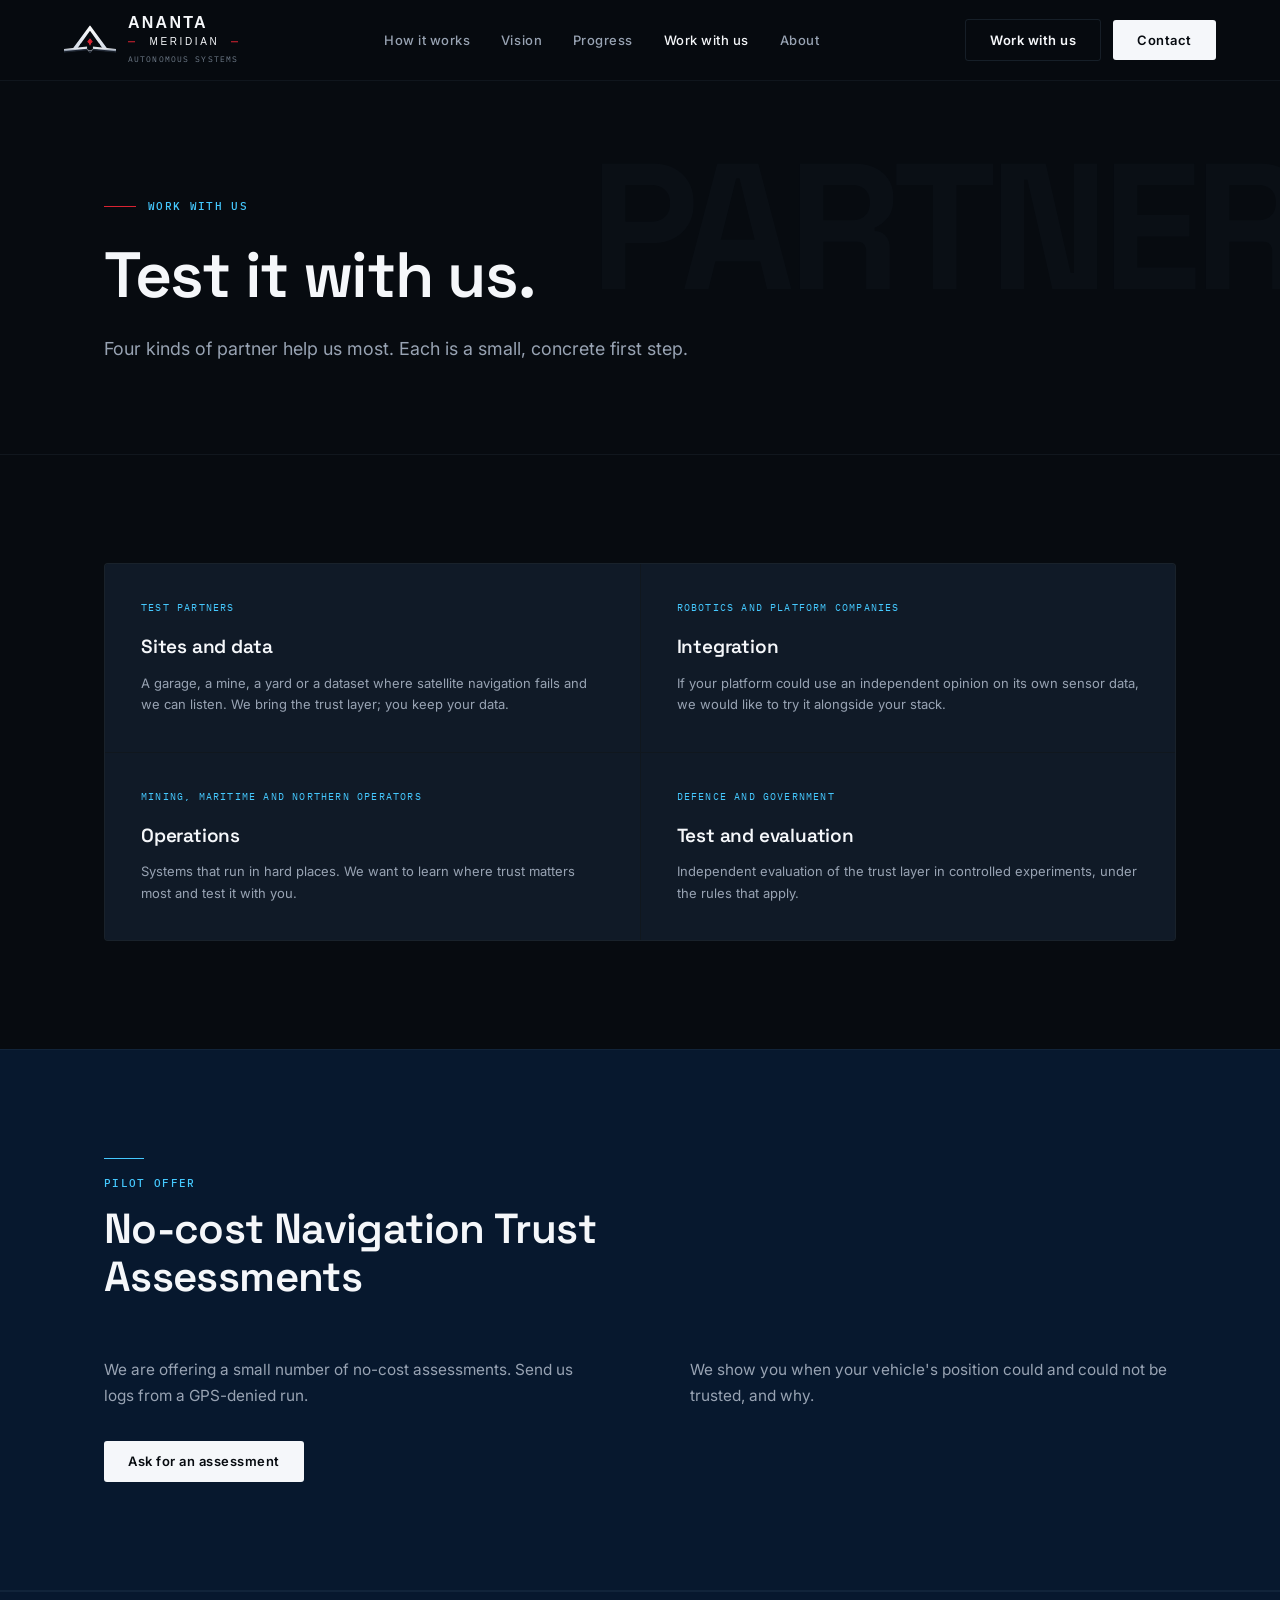
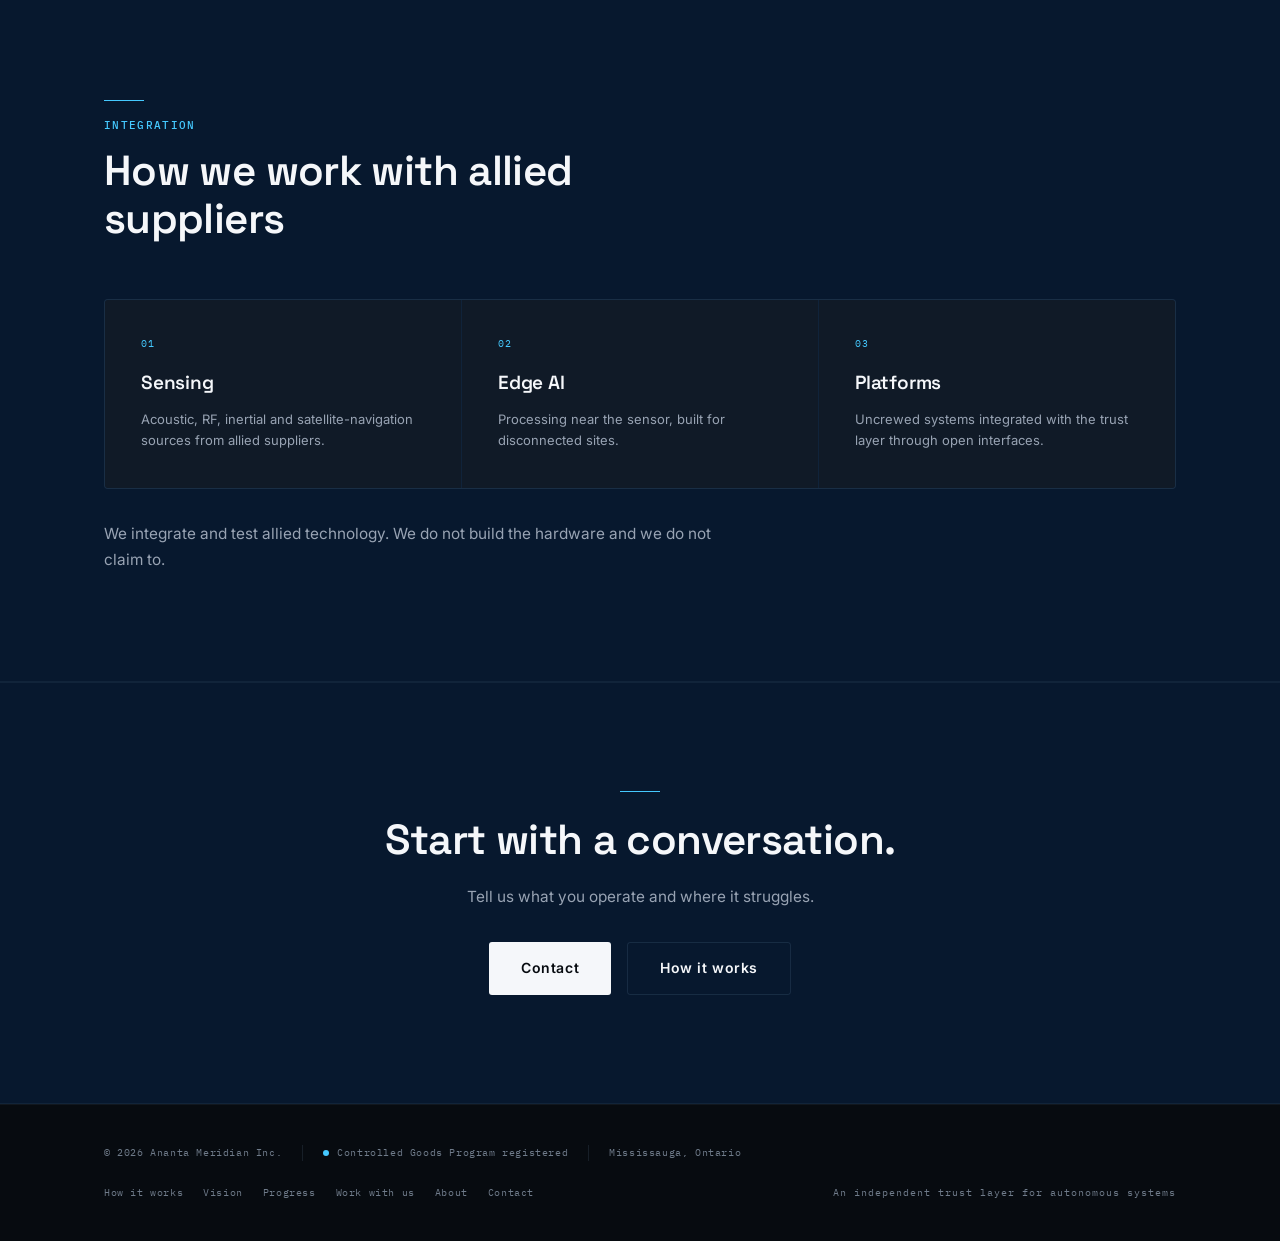
<file: work-with-us.html>
<!DOCTYPE html>
<html lang="en">
<head>
<meta charset="UTF-8">
<meta name="viewport" content="width=device-width, initial-scale=1.0">
<meta name="description" content="Partner with Ananta Meridian: test sites, robotics and platform companies, northern operators, and government test and evaluation.">
<meta property="og:title" content="Work with us — Ananta Meridian">
<meta property="og:description" content="Partner with Ananta Meridian: test sites, robotics and platform companies, northern operators, and government test and evaluation.">
<meta property="og:type" content="website">
<title>Work with us — Ananta Meridian</title>
<link rel="icon" type="image/svg+xml" href="assets/images/ananta-logo.svg">
<link rel="preconnect" href="https://fonts.googleapis.com">
<link rel="preconnect" href="https://fonts.gstatic.com" crossorigin>
<link href="https://fonts.googleapis.com/css2?family=Inter:wght@300;400;500;600;700&family=IBM+Plex+Mono:wght@400;500&family=Space+Grotesk:wght@500;600;700&display=swap" rel="stylesheet">
<link rel="stylesheet" href="assets/css/main.css?v=20261122a">
</head>
<body>
<nav id="nav" class="solid">
  <div class="nav-inner">
    <a href="index.html" class="nav-logo">
      <svg class="nav-logo-mark" viewBox="100 10 320 185" width="48" height="48" xmlns="http://www.w3.org/2000/svg">
          <defs>
            <linearGradient id="nwG" x1="0%" y1="0%" x2="0%" y2="100%">
              <stop offset="0%" style="stop-color:#C8CDD6"/>
              <stop offset="30%" style="stop-color:#EAEDF2"/>
              <stop offset="65%" style="stop-color:#8A95A5"/>
              <stop offset="100%" style="stop-color:#3A4455"/>
            </linearGradient>
            <linearGradient id="nwD" x1="0%" y1="0%" x2="0%" y2="100%">
              <stop offset="0%" style="stop-color:#2A3344"/>
              <stop offset="100%" style="stop-color:#111820"/>
            </linearGradient>
            <linearGradient id="naG" x1="0%" y1="0%" x2="0%" y2="100%">
              <stop offset="0%" style="stop-color:#FFFFFF"/>
              <stop offset="100%" style="stop-color:#D0D8E4"/>
            </linearGradient>
            <mask id="naM">
              <rect width="520" height="310" fill="black"/>
              <polygon points="260,12 142,172 170,172 260,46 350,172 378,172" fill="white"/>
              <polygon points="260,54 196,162 210,162 260,76 310,162 324,162" fill="black"/>
              <rect x="200" y="126" width="34" height="19" fill="black"/>
              <rect x="286" y="126" width="34" height="19" fill="black"/>
            </mask>
          </defs>
          <rect x="142" y="12" width="236" height="160" fill="url(#naG)" mask="url(#naM)"/>
          <path d="M242,142 L30,166 L74,182 L242,160 Z" fill="url(#nwG)"/>
          <path d="M242,156 L74,174 L88,182 L242,166 Z" fill="url(#nwD)"/>
          <path d="M278,142 L490,166 L446,182 L278,160 Z" fill="url(#nwG)"/>
          <path d="M278,156 L446,174 L432,182 L278,166 Z" fill="url(#nwD)"/>
          <path d="M240,158 L260,184 L280,158 L260,169 Z" fill="url(#nwG)"/>
          <path d="M242,162 L260,182 L278,162 L260,172 Z" fill="url(#nwD)"/>
          <g transform="translate(260,112)">
            <path d="M0,-22 L3.5,-14 L8,-17 L6,-10 L14,-9 L9,-4 L19,0 L12,4 L15,11 L7,8 L6,19 L0,15 L-6,19 L-7,8 L-15,11 L-12,4 L-19,0 L-9,-4 L-14,-9 L-6,-10 L-8,-17 L-3.5,-14 Z" fill="#D92332"/>
            <rect x="-2.2" y="15" width="4.4" height="9" rx="1.5" fill="#C53030"/>
          </g>
        </svg>
      <div>
        <span class="nav-logo-text">ANANTA</span>
        <span class="nav-logo-meridian">MERIDIAN</span>
        <span class="nav-logo-sub">AUTONOMOUS SYSTEMS</span>
      </div>
    </a>
    <ul class="nav-links"><li><a href="how-it-works.html">How it works</a></li><li><a href="vision.html">Vision</a></li><li><a href="progress.html">Progress</a></li><li><a href="work-with-us.html" class="active">Work with us</a></li><li><a href="about.html">About</a></li></ul>
    <div class="nav-cta">
      <a href="work-with-us.html" class="btn btn--ghost">Work with us</a>
      <a href="contact.html" class="btn btn--primary">Contact</a>
    </div>
    <button class="nav-mobile-toggle" aria-label="Open menu" aria-expanded="false"><span></span><span></span><span></span></button>
  </div>
  <div class="nav-mobile-panel">
    <ul class="nav-mobile-links"><li><a href="index.html">Home</a></li><li><a href="how-it-works.html">How it works</a></li><li><a href="vision.html">Vision</a></li><li><a href="progress.html">Progress</a></li><li><a href="work-with-us.html" class="active">Work with us</a></li><li><a href="about.html">About</a></li><li><a href="contact.html">Contact</a></li></ul>
    <div class="nav-mobile-cta">
      <a href="work-with-us.html" class="btn btn--ghost btn--large">Work with us</a>
      <a href="contact.html" class="btn btn--primary btn--large">Contact</a>
    </div>
  </div>
</nav>
<section id="page-hero">
  <div class="page-hero-bg-text" aria-hidden="true">PARTNER</div>
  <div class="container">
    <div class="page-hero-eyebrow reveal"><div class="page-hero-eyebrow-line"></div><span class="t-label">Work with us</span></div>
    <h1 class="t-h1 page-hero-headline reveal reveal-delay-1">Test it with us.</h1>
    <p class="page-hero-sub reveal reveal-delay-2">Four kinds of partner help us most. Each is a small, concrete first step.</p>
  </div>
</section><section class="section-pad"><div class="container"><div class="two-col-grid reveal"><div class="info-card"><div class="info-card-label">Test partners</div><div class="info-card-title">Sites and data</div><p class="info-card-desc">A garage, a mine, a yard or a dataset where satellite navigation fails and we can listen. We bring the trust layer; you keep your data.</p></div><div class="info-card"><div class="info-card-label">Robotics and platform companies</div><div class="info-card-title">Integration</div><p class="info-card-desc">If your platform could use an independent opinion on its own sensor data, we would like to try it alongside your stack.</p></div><div class="info-card"><div class="info-card-label">Mining, maritime and northern operators</div><div class="info-card-title">Operations</div><p class="info-card-desc">Systems that run in hard places. We want to learn where trust matters most and test it with you.</p></div><div class="info-card"><div class="info-card-label">Defence and government</div><div class="info-card-title">Test and evaluation</div><p class="info-card-desc">Independent evaluation of the trust layer in controlled experiments, under the rules that apply.</p></div></div></div></section><section class="section-pad section-band"><div class="container"><div class="section-header  reveal"><span class="signal-line signal-line--cyan"></span><p class="t-label" style="margin-bottom:12px;">Pilot offer</p><h2 class="t-h2">No-cost Navigation Trust Assessments</h2></div><div class="two-col reveal"><p class="t-body">We are offering a small number of no-cost assessments. Send us logs from a GPS-denied run.</p><p class="t-body">We show you when your vehicle's position could and could not be trusted, and why.</p></div><p style="margin-top:32px;" class="reveal"><a href="contact.html" class="btn btn--primary">Ask for an assessment</a></p></div></section><section class="section-pad section-band"><div class="container"><div class="section-header  reveal"><span class="signal-line signal-line--cyan"></span><p class="t-label" style="margin-bottom:12px;">Integration</p><h2 class="t-h2">How we work with allied suppliers</h2></div><div class="three-col reveal"><div class="info-card"><div class="info-card-label">01</div><div class="info-card-title">Sensing</div><p class="info-card-desc">Acoustic, RF, inertial and satellite-navigation sources from allied suppliers.</p></div><div class="info-card"><div class="info-card-label">02</div><div class="info-card-title">Edge AI</div><p class="info-card-desc">Processing near the sensor, built for disconnected sites.</p></div><div class="info-card"><div class="info-card-label">03</div><div class="info-card-title">Platforms</div><p class="info-card-desc">Uncrewed systems integrated with the trust layer through open interfaces.</p></div></div><p class="t-body reveal" style="max-width:640px;margin-top:32px;">We integrate and test allied technology. We do not build the hardware and we do not claim to.</p></div></section><section class="section-pad section-band"><div class="container"><div class="cta-band reveal"><span class="signal-line signal-line--cyan" style="margin:0 auto 24px;"></span><h2 class="t-h2" style="margin-bottom:20px;">Start with a conversation.</h2><p class="t-body">Tell us what you operate and where it struggles.</p><div style="display:flex;gap:16px;justify-content:center;flex-wrap:wrap;"><a href="contact.html" class="btn btn--primary btn--large">Contact</a><a href="how-it-works.html" class="btn btn--ghost btn--large">How it works</a></div></div></div></section>
<footer id="footer">
  <div class="container">
    <div class="footer-inner">
      <div class="footer-left">
        <span class="footer-legal">© 2026 Ananta Meridian Inc.</span>
        <div class="footer-divider"></div>
        <span class="footer-cgp">Controlled Goods Program registered</span>
        <div class="footer-divider"></div>
        <span class="footer-legal">Mississauga, Ontario</span>
      </div>
      <nav class="footer-nav" aria-label="Footer"><a href="how-it-works.html">How it works</a><a href="vision.html">Vision</a><a href="progress.html">Progress</a><a href="work-with-us.html">Work with us</a><a href="about.html">About</a><a href="contact.html">Contact</a></nav>
      <div class="footer-tagline">An independent trust layer for autonomous systems</div>
    </div>
  </div>
</footer>
<script src="assets/js/main.js?v=20261122a"></script>
</body>
</html>
</file>
<file: assets/css/main.css>
/* ============================================================
   ANANTA MERIDIAN — SHARED STYLESHEET
   Design tokens, layout, and component system used across
   every page of the site. Do not fork per-page — extend here.
   ============================================================ */

/* ============================================================
   DESIGN TOKENS
   ============================================================ */
:root {
  --am-carbon:      #070B10;
  --am-deep-navy:   #07182E;
  --am-midnight:    #0B203A;
  --am-panel:       #101A27;
  --am-panel-light: #132030;
  --am-white:       #F5F7FA;
  --am-steel:       #98A3B3;
  --am-muted:       #6F7B8A;
  --am-ice:         #A9D9FF;
  --am-cyan:        #45C9FF;
  --am-red:         #D92332;
  --am-border:      rgba(169,217,255,0.10);
  --am-border-faint:rgba(169,217,255,0.06);
  --am-glow-cyan:   rgba(69,201,255,0.12);

  --font-display: 'Space Grotesk', sans-serif;
  --font-body:    'Inter', sans-serif;
  --font-mono:    'IBM Plex Mono', monospace;

  --ease-out: cubic-bezier(0.16, 1, 0.3, 1);
  --ease-in-out: cubic-bezier(0.4, 0, 0.2, 1);
}

/* ============================================================
   RESET & BASE
   ============================================================ */
*, *::before, *::after { box-sizing: border-box; margin: 0; padding: 0; }

html {
  scroll-behavior: smooth;
  -webkit-font-smoothing: antialiased;
  -moz-osx-font-smoothing: grayscale;
}

body {
  background-color: var(--am-carbon);
  color: var(--am-white);
  font-family: var(--font-body);
  font-size: 16px;
  line-height: 1.6;
  overflow-x: hidden;
}

img { display: block; max-width: 100%; }
a { color: inherit; text-decoration: none; }
button { cursor: pointer; border: none; background: none; font: inherit; }

/* ============================================================
   TYPOGRAPHY
   ============================================================ */
.t-display {
  font-family: var(--font-display);
  font-size: clamp(48px, 7vw, 88px);
  font-weight: 700;
  line-height: 1.05;
  letter-spacing: -0.02em;
  color: var(--am-white);
}

.t-h1 {
  font-family: var(--font-display);
  font-size: clamp(36px, 5vw, 64px);
  font-weight: 600;
  line-height: 1.1;
  letter-spacing: -0.02em;
}

.t-h2 {
  font-family: var(--font-display);
  font-size: clamp(26px, 3.5vw, 42px);
  font-weight: 600;
  line-height: 1.15;
  letter-spacing: -0.015em;
}

.t-h3 {
  font-family: var(--font-display);
  font-size: clamp(18px, 2vw, 24px);
  font-weight: 600;
  line-height: 1.3;
  letter-spacing: -0.01em;
}

.t-body {
  font-size: clamp(15px, 1.2vw, 17px);
  line-height: 1.7;
  color: var(--am-steel);
}

.t-label {
  font-family: var(--font-mono);
  font-size: 11px;
  font-weight: 500;
  letter-spacing: 0.12em;
  text-transform: uppercase;
  color: var(--am-cyan);
}

.t-muted { color: var(--am-muted); }
.t-ice   { color: var(--am-ice); }
.t-cyan  { color: var(--am-cyan); }
.t-red   { color: var(--am-red); }

/* ============================================================
   LAYOUT
   ============================================================ */
.container {
  max-width: 1200px;
  margin: 0 auto;
  padding: 0 clamp(24px, 5vw, 80px);
}

.container--wide {
  max-width: 1400px;
  margin: 0 auto;
  padding: 0 clamp(24px, 5vw, 80px);
}

section { position: relative; }

/* ============================================================
   SIGNAL LINE — signature motif
   ============================================================ */
.signal-line {
  display: block;
  width: 40px;
  height: 1px;
  background: var(--am-red);
  margin-bottom: 16px;
}

.signal-line--cyan {
  background: var(--am-cyan);
}

/* ============================================================
   NAV
   ============================================================ */
#nav {
  position: fixed;
  top: 0;
  left: 0;
  right: 0;
  z-index: 100;
  transition: background 0.4s var(--ease-out), border-color 0.4s var(--ease-out);
  border-bottom: 1px solid transparent;
}

#nav.scrolled {
  background: rgba(7, 11, 16, 0.92);
  backdrop-filter: blur(20px);
  -webkit-backdrop-filter: blur(20px);
  border-color: var(--am-border-faint);
}

/* Non-hero pages start with a solid nav since there is no video underneath */
#nav.solid {
  background: rgba(7, 11, 16, 0.92);
  backdrop-filter: blur(20px);
  -webkit-backdrop-filter: blur(20px);
  border-color: var(--am-border-faint);
}

.nav-inner {
  display: flex;
  align-items: center;
  justify-content: space-between;
  height: 80px;
  padding: 0 clamp(24px, 5vw, 64px);
}

.nav-logo {
  display: flex;
  align-items: center;
  gap: 12px;
}

.nav-logo-mark {
  width: 52px;
  height: 52px;
  position: relative;
  flex-shrink: 0;
}

/* SVG logo mark — wing A geometry derived from actual logo */
.nav-logo-text {
  font-family: 'Arial Black', Arial, sans-serif;
  font-size: 16px;
  font-weight: 900;
  letter-spacing: 0.14em;
  color: var(--am-white);
  line-height: 1.1;
  display: block;
}

.nav-logo-meridian {
  font-family: Arial, sans-serif;
  font-size: 10px;
  font-weight: 400;
  letter-spacing: 0.26em;
  color: var(--am-white);
  display: block;
  margin-top: 2px;
  position: relative;
  padding: 0 10px;
  /* centre the word between the two dashes; text-indent cancels the trailing letter-spacing */
  text-align: center;
  text-indent: 0.26em;
}

.nav-logo-meridian::before,
.nav-logo-meridian::after {
  content: '';
  position: absolute;
  top: 50%;
  transform: translateY(-50%);
  width: 7px;
  height: 1.5px;
  background: var(--am-red);
}

.nav-logo-meridian::before { left: 0; }
.nav-logo-meridian::after  { right: 0; }

.nav-logo-sub {
  font-family: var(--font-mono);
  font-size: 8px;
  letter-spacing: 0.14em;
  color: var(--am-muted);
  display: block;
  margin-top: 3px;
}

.nav-links {
  display: flex;
  align-items: center;
  gap: clamp(20px, 2.4vw, 34px);
  list-style: none;
}

.nav-links a {
  font-size: 13px;
  font-weight: 500;
  color: var(--am-steel);
  letter-spacing: 0.04em;
  transition: color 0.2s;
}

.nav-links a:hover,
.nav-links a.active { color: var(--am-white); }

.nav-cta {
  display: flex;
  align-items: center;
  gap: 12px;
}

.btn {
  display: inline-flex;
  align-items: center;
  gap: 8px;
  padding: 10px 24px;
  font-size: 13px;
  font-weight: 600;
  letter-spacing: 0.04em;
  border-radius: 3px;
  transition: all 0.22s var(--ease-out);
  white-space: nowrap;
}

.btn--primary {
  background: var(--am-white);
  color: var(--am-carbon);
}

.btn--primary:hover {
  background: var(--am-ice);
  transform: translateY(-1px);
}

.btn--ghost {
  background: transparent;
  color: var(--am-white);
  border: 1px solid var(--am-border);
}

.btn--ghost:hover {
  border-color: rgba(169,217,255,0.3);
  background: rgba(169,217,255,0.05);
}

.btn--large {
  padding: 14px 32px;
  font-size: 14px;
}

.nav-mobile-toggle {
  display: none;
  flex-direction: column;
  gap: 5px;
  padding: 8px;
}

.nav-mobile-toggle span {
  display: block;
  width: 22px;
  height: 1.5px;
  background: var(--am-white);
  transition: all 0.3s;
}

.nav-mobile-toggle.open span:nth-child(1) { transform: translateY(6.5px) rotate(45deg); }
.nav-mobile-toggle.open span:nth-child(2) { opacity: 0; }
.nav-mobile-toggle.open span:nth-child(3) { transform: translateY(-6.5px) rotate(-45deg); }

.nav-mobile-panel {
  display: none;
  position: fixed;
  inset: 0;
  z-index: 99;
  background: var(--am-carbon);
  padding: 120px clamp(24px, 6vw, 64px) 48px;
  flex-direction: column;
  gap: 32px;
  transform: translateX(100%);
  transition: transform 0.4s var(--ease-out);
}

.nav-mobile-panel.open {
  transform: translateX(0);
}

.nav-mobile-links {
  display: flex;
  flex-direction: column;
  gap: 4px;
  list-style: none;
}

.nav-mobile-links a {
  display: block;
  padding: 16px 0;
  font-family: var(--font-display);
  font-size: 24px;
  font-weight: 600;
  color: var(--am-white);
  border-bottom: 1px solid var(--am-border-faint);
}

.nav-mobile-cta {
  display: flex;
  flex-direction: column;
  gap: 12px;
  margin-top: 8px;
}

.nav-mobile-cta .btn { justify-content: center; }

/* ============================================================
   HERO (video, used on homepage)
   ============================================================ */
#hero {
  min-height: 100vh;
  display: flex;
  flex-direction: column;
  justify-content: flex-end;
  padding-bottom: clamp(64px, 10vh, 120px);
  background: var(--am-carbon);
  overflow: hidden;
  position: relative;
}

.hero-bg {
  position: absolute;
  inset: 0;
  z-index: 0;
  overflow: hidden;
}

.hero-video {
  position: absolute;
  inset: 0;
  width: 100%;
  height: 100%;
  object-fit: cover;
  object-position: center center;
  z-index: 0;
}

.hero-bg::before {
  content: '';
  position: absolute;
  inset: 0;
  z-index: 1;
  background: rgba(7, 11, 16, 0.52);
}

.hero-bg::after {
  content: '';
  position: absolute;
  inset: 0;
  z-index: 2;
  background:
    linear-gradient(
      to right,
      rgba(7,11,16,0.75) 0%,
      rgba(7,11,16,0.3) 50%,
      rgba(7,11,16,0.15) 100%
    ),
    linear-gradient(
      to top,
      rgba(7,11,16,0.95) 0%,
      rgba(7,11,16,0.4) 30%,
      transparent 70%
    );
}

.hero-video-grade {
  position: absolute;
  inset: 0;
  z-index: 3;
  background: rgba(7, 24, 46, 0.28);
  mix-blend-mode: multiply;
  pointer-events: none;
}

.hero-canvas {
  position: absolute;
  inset: 0;
  z-index: 4;
}

.hero-grid {
  position: absolute;
  inset: 0;
  z-index: 4;
  background-image:
    linear-gradient(rgba(169,217,255,0.018) 1px, transparent 1px),
    linear-gradient(90deg, rgba(169,217,255,0.018) 1px, transparent 1px);
  background-size: 80px 80px;
  mask-image: radial-gradient(ellipse 80% 80% at 50% 50%, black 20%, transparent 80%);
  pointer-events: none;
}

.hero-content {
  position: relative;
  z-index: 10;
}

.hero-headline {
  text-shadow: 0 2px 40px rgba(7,11,16,0.8);
}

.hero-sub {
  text-shadow: 0 1px 20px rgba(7,11,16,0.9);
}

.hero-eyebrow {
  display: flex;
  align-items: center;
  gap: 12px;
  margin-bottom: 28px;
}

.hero-eyebrow-line {
  width: 32px;
  height: 1px;
  background: var(--am-red);
  flex-shrink: 0;
}

.hero-headline {
  max-width: 820px;
  margin-bottom: 28px;
}

.hero-headline .accent {
  color: var(--am-ice);
}

.hero-sub {
  max-width: 560px;
  margin-bottom: 48px;
  font-size: clamp(15px, 1.5vw, 18px);
  color: var(--am-steel);
  line-height: 1.7;
}

.hero-actions {
  display: flex;
  align-items: center;
  gap: 16px;
  flex-wrap: wrap;
}

.hero-domains {
  position: absolute;
  bottom: 0;
  left: 0;
  right: 0;
  z-index: 10;
  border-top: 1px solid var(--am-border-faint);
  background: rgba(7,11,16,0.6);
  backdrop-filter: blur(8px);
  padding: 14px 0;
  overflow: hidden;
}

.hero-domains-track {
  display: flex;
  gap: 0;
  animation: ticker 28s linear infinite;
  white-space: nowrap;
}

.hero-domains-track:hover { animation-play-state: paused; }

.domain-item {
  display: inline-flex;
  align-items: center;
  gap: 12px;
  padding: 0 32px;
  font-family: var(--font-mono);
  font-size: 11px;
  letter-spacing: 0.12em;
  color: var(--am-muted);
  text-transform: uppercase;
  flex-shrink: 0;
}

.domain-dot {
  width: 4px;
  height: 4px;
  border-radius: 50%;
  background: var(--am-red);
  flex-shrink: 0;
}

@keyframes ticker {
  0%   { transform: translateX(0); }
  100% { transform: translateX(-50%); }
}

@keyframes sonar-pulse {
  0%   { opacity: 0.6; transform: scale(0.3); }
  70%  { opacity: 0.15; }
  100% { opacity: 0; transform: scale(1); }
}

@keyframes orbit-trace {
  from { stroke-dashoffset: 800; }
  to   { stroke-dashoffset: 0; }
}

@keyframes fade-up {
  from { opacity: 0; transform: translateY(24px); }
  to   { opacity: 1; transform: translateY(0); }
}

.hero-content > * {
  animation: fade-up 0.8s var(--ease-out) both;
}

.hero-eyebrow  { animation-delay: 0.1s; }
.hero-headline { animation-delay: 0.2s; }
.hero-sub      { animation-delay: 0.32s; }
.hero-actions  { animation-delay: 0.44s; }

/* ============================================================
   PAGE HERO (non-video, used on interior pages)
   ============================================================ */
#page-hero {
  padding: clamp(160px, 22vh, 220px) 0 clamp(64px, 10vh, 100px);
  border-bottom: 1px solid var(--am-border-faint);
  position: relative;
  overflow: hidden;
}

.page-hero-eyebrow {
  display: flex;
  align-items: center;
  gap: 12px;
  margin-bottom: 24px;
}

.page-hero-eyebrow-line {
  width: 32px;
  height: 1px;
  background: var(--am-red);
  flex-shrink: 0;
}

.page-hero-headline {
  max-width: 780px;
  margin-bottom: 24px;
}

.page-hero-sub {
  max-width: 620px;
  font-size: clamp(15px, 1.4vw, 18px);
  color: var(--am-steel);
  line-height: 1.7;
}

.page-hero-bg-text {
  position: absolute;
  right: -20px;
  top: 50%;
  transform: translateY(-50%);
  font-family: var(--font-display);
  font-size: clamp(100px, 14vw, 200px);
  font-weight: 700;
  color: rgba(169,217,255,0.025);
  pointer-events: none;
  letter-spacing: -0.04em;
  user-select: none;
  z-index: 0;
}

/* ============================================================
   POSITION STATEMENT
   ============================================================ */
#position {
  padding: clamp(80px, 12vh, 140px) 0;
  border-bottom: 1px solid var(--am-border-faint);
}

.position-grid {
  display: grid;
  grid-template-columns: 1fr 1fr;
  gap: clamp(48px, 8vw, 120px);
  align-items: start;
}

.position-left {}

.position-right {
  padding-top: 8px;
}

.position-stat-row {
  display: grid;
  grid-template-columns: 1fr 1fr;
  gap: 1px;
  background: var(--am-border-faint);
  border: 1px solid var(--am-border-faint);
  border-radius: 4px;
  overflow: hidden;
  margin-top: 40px;
}

.position-stat {
  background: var(--am-panel);
  padding: 28px 24px;
}

.position-stat-value {
  font-family: var(--font-display);
  font-size: 32px;
  font-weight: 700;
  color: var(--am-white);
  line-height: 1;
  margin-bottom: 6px;
}

.position-stat-label {
  font-family: var(--font-mono);
  font-size: 10px;
  letter-spacing: 0.1em;
  text-transform: uppercase;
  color: var(--am-muted);
}

/* ============================================================
   CAPABILITY — Sense / Understand / Decide / Act
   ============================================================ */
#capability {
  padding: clamp(80px, 12vh, 140px) 0;
  background: var(--am-deep-navy);
  border-top: 1px solid var(--am-border-faint);
  border-bottom: 1px solid var(--am-border-faint);
}

.capability-header {
  text-align: center;
  max-width: 640px;
  margin: 0 auto 72px;
}

.capability-header.align-left {
  text-align: left;
  margin: 0 0 56px;
}

.capability-grid {
  display: grid;
  grid-template-columns: repeat(4, 1fr);
  gap: 1px;
  background: var(--am-border-faint);
  border: 1px solid var(--am-border-faint);
  border-radius: 4px;
  overflow: hidden;
}

.capability-card {
  background: var(--am-panel);
  padding: clamp(28px, 3vw, 40px) clamp(24px, 2.5vw, 32px);
  position: relative;
  transition: background 0.3s;
}

.capability-card::before {
  content: '';
  position: absolute;
  top: 0;
  left: 0;
  right: 0;
  height: 2px;
  background: var(--am-cyan);
  opacity: 0;
  transition: opacity 0.3s;
}

.capability-card:hover { background: var(--am-panel-light); }
.capability-card:hover::before { opacity: 1; }

.capability-number {
  font-family: var(--font-mono);
  font-size: 10px;
  letter-spacing: 0.14em;
  color: var(--am-muted);
  margin-bottom: 20px;
}

.capability-icon {
  width: 40px;
  height: 40px;
  margin-bottom: 20px;
  color: var(--am-cyan);
}

.capability-verb {
  font-family: var(--font-display);
  font-size: 22px;
  font-weight: 700;
  color: var(--am-white);
  margin-bottom: 12px;
  letter-spacing: -0.01em;
}

.capability-desc {
  font-size: 13px;
  line-height: 1.65;
  color: var(--am-steel);
  margin-bottom: 20px;
}

.capability-examples {
  list-style: none;
  display: flex;
  flex-direction: column;
  gap: 6px;
}

.capability-examples li {
  font-family: var(--font-mono);
  font-size: 10px;
  letter-spacing: 0.06em;
  color: var(--am-muted);
  display: flex;
  align-items: center;
  gap: 8px;
}

.capability-examples li::before {
  content: '';
  display: block;
  width: 16px;
  height: 1px;
  background: var(--am-cyan);
  opacity: 0.4;
  flex-shrink: 0;
}

/* ============================================================
   DOMAINS
   ============================================================ */
#domains {
  padding: clamp(80px, 12vh, 140px) 0;
}

.domains-header {
  margin-bottom: 56px;
}

.domains-grid {
  display: grid;
  grid-template-columns: repeat(3, 1fr);
  grid-template-rows: auto auto;
  gap: 1px;
  background: var(--am-border-faint);
  border: 1px solid var(--am-border-faint);
  border-radius: 4px;
  overflow: hidden;
}

.domain-card {
  background: var(--am-panel);
  padding: clamp(28px, 3vw, 40px);
  position: relative;
  overflow: hidden;
  transition: background 0.3s var(--ease-out);
  min-height: 220px;
  display: flex;
  flex-direction: column;
}

.domain-card--wide {
  grid-column: span 2;
}

.domain-card:hover {
  background: var(--am-panel-light);
}

.domain-card::after {
  content: '';
  position: absolute;
  bottom: -40px;
  right: -40px;
  width: 180px;
  height: 180px;
  border-radius: 50%;
  background: var(--am-glow-cyan);
  opacity: 0;
  transition: opacity 0.4s var(--ease-out);
  pointer-events: none;
}

.domain-card:hover::after { opacity: 1; }

.domain-label {
  font-family: var(--font-mono);
  font-size: 10px;
  letter-spacing: 0.14em;
  color: var(--am-cyan);
  text-transform: uppercase;
  margin-bottom: 16px;
}

.domain-title {
  font-family: var(--font-display);
  font-size: clamp(18px, 2vw, 22px);
  font-weight: 600;
  color: var(--am-white);
  line-height: 1.25;
  margin-bottom: 12px;
  letter-spacing: -0.01em;
}

.domain-desc {
  font-size: 13px;
  line-height: 1.65;
  color: var(--am-steel);
  flex: 1;
}

.domain-tags {
  display: flex;
  flex-wrap: wrap;
  gap: 6px;
  margin-top: 20px;
}

.domain-tag {
  font-family: var(--font-mono);
  font-size: 9px;
  letter-spacing: 0.08em;
  text-transform: uppercase;
  color: var(--am-muted);
  border: 1px solid var(--am-border);
  border-radius: 2px;
  padding: 4px 8px;
}

/* ============================================================
   FUSION — IP section
   ============================================================ */
#fusion {
  padding: clamp(80px, 12vh, 140px) 0;
  background: var(--am-deep-navy);
  border-top: 1px solid var(--am-border-faint);
  border-bottom: 1px solid var(--am-border-faint);
  overflow: hidden;
}

.fusion-grid {
  display: grid;
  grid-template-columns: 1fr 1fr;
  gap: clamp(48px, 8vw, 100px);
  align-items: center;
}

.fusion-visual {
  position: relative;
  height: 400px;
}

.fusion-visual svg {
  width: 100%;
  height: 100%;
}

.fusion-content {}

.fusion-pipeline {
  margin-top: 40px;
  display: flex;
  flex-direction: column;
  gap: 1px;
  background: var(--am-border-faint);
  border: 1px solid var(--am-border-faint);
  border-radius: 4px;
  overflow: hidden;
}

.pipeline-step {
  display: flex;
  align-items: center;
  gap: 20px;
  background: var(--am-panel);
  padding: 18px 24px;
  transition: background 0.2s;
}

.pipeline-step:hover { background: var(--am-panel-light); }

.pipeline-index {
  font-family: var(--font-mono);
  font-size: 10px;
  color: var(--am-cyan);
  letter-spacing: 0.08em;
  flex-shrink: 0;
  width: 24px;
}

.pipeline-label {
  font-size: 13px;
  font-weight: 500;
  color: var(--am-white);
  flex: 1;
}

.pipeline-desc {
  font-size: 12px;
  color: var(--am-muted);
}

/* ============================================================
   EVIDENCE
   ============================================================ */
#evidence {
  padding: clamp(64px, 10vh, 100px) 0;
  border-bottom: 1px solid var(--am-border-faint);
}

.evidence-row {
  display: grid;
  grid-template-columns: 1fr auto 1fr auto 1fr auto 1fr;
  align-items: center;
  gap: 0;
  width: 100%;
}

.evidence-item {
  display: flex;
  align-items: center;
  gap: 16px;
  padding: 0 clamp(16px, 2.5vw, 36px);
  justify-content: center;
}

.evidence-item:first-child { padding-left: 0; }
.evidence-item:last-child  { padding-right: 0; }

.evidence-icon {
  width: 40px;
  height: 40px;
  border-radius: 3px;
  background: var(--am-panel);
  border: 1px solid var(--am-border);
  display: flex;
  align-items: center;
  justify-content: center;
  flex-shrink: 0;
  color: var(--am-cyan);
}

.evidence-text {}

.evidence-title {
  font-size: 14px;
  font-weight: 600;
  color: var(--am-white);
  line-height: 1.3;
}

.evidence-sub {
  font-family: var(--font-mono);
  font-size: 10px;
  color: var(--am-muted);
  letter-spacing: 0.06em;
  margin-top: 2px;
}

.evidence-divider {
  width: 1px;
  height: 48px;
  background: var(--am-border-faint);
  flex-shrink: 0;
  justify-self: center;
}

/* ============================================================
   PARTNERS CTA
   ============================================================ */
#partners {
  padding: clamp(80px, 12vh, 140px) 0;
}

.partners-header {
  max-width: 640px;
  margin-bottom: 56px;
}

.partners-grid {
  display: grid;
  grid-template-columns: repeat(2, 1fr);
  gap: 1px;
  background: var(--am-border-faint);
  border: 1px solid var(--am-border-faint);
  border-radius: 4px;
  overflow: hidden;
  margin-bottom: 48px;
}

.partner-card {
  background: var(--am-panel);
  padding: clamp(28px, 3vw, 40px);
  transition: background 0.3s;
  cursor: default;
}

.partner-card:hover { background: var(--am-panel-light); }

.partner-card-num {
  font-family: var(--font-mono);
  font-size: 10px;
  color: var(--am-muted);
  letter-spacing: 0.12em;
  margin-bottom: 16px;
}

.partner-card-title {
  font-family: var(--font-display);
  font-size: 18px;
  font-weight: 600;
  color: var(--am-white);
  margin-bottom: 10px;
  letter-spacing: -0.01em;
}

.partner-card-desc {
  font-size: 13px;
  color: var(--am-steel);
  line-height: 1.6;
}

/* ============================================================
   PHOTO OVERLAY — shared dark treatment for background photos.
   Same stack as the hero video: dark gradient + cold blue grade,
   so text sitting on a photo stays legible everywhere it's used.
   ============================================================ */
.has-photo {
  position: relative;
  background-size: cover;
  background-position: center;
  overflow: hidden;
}

.has-photo::before {
  content: '';
  position: absolute;
  inset: 0;
  z-index: 0;
  background:
    linear-gradient(180deg, rgba(7,11,16,0.25) 0%, rgba(7,11,16,0.88) 100%),
    rgba(7,24,46,0.28);
  background-blend-mode: normal, multiply;
  pointer-events: none;
}

.has-photo > * {
  position: relative;
  z-index: 1;
}

.domain-card::after { z-index: 2; }

.domain-photo-panel {
  position: relative;
  border-radius: 4px;
  overflow: hidden;
  min-height: 280px;
  width: 100%;
  background-size: cover;
  background-position: center;
  border: 1px solid var(--am-border);
}

.domain-photo-panel-caption {
  position: absolute;
  left: 0;
  right: 0;
  bottom: 0;
  z-index: 1;
  padding: 20px 24px;
}

/* ============================================================
   CANADIAN SECTION
   ============================================================ */
#canada {
  padding: clamp(80px, 12vh, 140px) 0;
  background: var(--am-deep-navy);
  border-top: 1px solid var(--am-border-faint);
  border-bottom: 1px solid var(--am-border-faint);
  overflow: hidden;
  position: relative;
}

.canada-bg-text {
  position: absolute;
  right: -40px;
  top: 50%;
  transform: translateY(-50%);
  font-family: var(--font-display);
  font-size: clamp(120px, 16vw, 220px);
  font-weight: 700;
  color: rgba(169,217,255,0.025);
  pointer-events: none;
  letter-spacing: -0.04em;
  user-select: none;
}

.canada-grid {
  display: grid;
  grid-template-columns: 1fr 1fr;
  gap: clamp(48px, 8vw, 100px);
  align-items: center;
  position: relative;
  z-index: 1;
}

.canada-points {
  margin-top: 36px;
  display: flex;
  flex-direction: column;
  gap: 20px;
}

.canada-point {
  display: flex;
  gap: 16px;
  align-items: flex-start;
}

.canada-point-marker {
  width: 20px;
  height: 1px;
  background: var(--am-red);
  margin-top: 10px;
  flex-shrink: 0;
}

.canada-point-text {
  font-size: 14px;
  color: var(--am-steel);
  line-height: 1.6;
}

.canada-point-text strong {
  display: block;
  font-size: 14px;
  font-weight: 600;
  color: var(--am-white);
  margin-bottom: 2px;
}

/* ============================================================
   GENERIC CONTENT SECTIONS (interior pages)
   ============================================================ */
.section-pad {
  padding: clamp(80px, 12vh, 140px) 0;
}

.section-pad--tight {
  padding: clamp(56px, 8vh, 96px) 0;
}

.section-band {
  background: var(--am-deep-navy);
  border-top: 1px solid var(--am-border-faint);
  border-bottom: 1px solid var(--am-border-faint);
}

.section-header {
  max-width: 640px;
  margin-bottom: 56px;
}

.section-header--center {
  max-width: 640px;
  margin: 0 auto 56px;
  text-align: center;
}

.two-col {
  display: grid;
  grid-template-columns: 1fr 1fr;
  gap: clamp(48px, 8vw, 100px);
  align-items: start;
}

.three-col {
  display: grid;
  grid-template-columns: repeat(3, 1fr);
  gap: 1px;
  background: var(--am-border-faint);
  border: 1px solid var(--am-border-faint);
  border-radius: 4px;
  overflow: hidden;
}

.two-col-grid {
  display: grid;
  grid-template-columns: repeat(2, 1fr);
  gap: 1px;
  background: var(--am-border-faint);
  border: 1px solid var(--am-border-faint);
  border-radius: 4px;
  overflow: hidden;
}

.info-card {
  background: var(--am-panel);
  padding: clamp(28px, 3vw, 36px);
  transition: background 0.3s;
}

.info-card:hover { background: var(--am-panel-light); }

.info-card-label {
  font-family: var(--font-mono);
  font-size: 10px;
  letter-spacing: 0.12em;
  color: var(--am-cyan);
  text-transform: uppercase;
  margin-bottom: 16px;
}

.info-card-title {
  font-family: var(--font-display);
  font-size: 19px;
  font-weight: 600;
  color: var(--am-white);
  margin-bottom: 10px;
  letter-spacing: -0.01em;
}

.info-card-desc {
  font-size: 13px;
  color: var(--am-steel);
  line-height: 1.65;
}

.pill-list {
  display: flex;
  flex-wrap: wrap;
  gap: 8px;
  margin-top: 20px;
}

.pill {
  font-family: var(--font-mono);
  font-size: 10px;
  letter-spacing: 0.08em;
  text-transform: uppercase;
  color: var(--am-steel);
  border: 1px solid var(--am-border);
  border-radius: 2px;
  padding: 6px 12px;
}

.value-list {
  display: flex;
  flex-direction: column;
  gap: 20px;
  margin-top: 36px;
}

.value-item {
  display: flex;
  gap: 16px;
  align-items: flex-start;
}

.value-marker {
  width: 20px;
  height: 1px;
  background: var(--am-cyan);
  margin-top: 10px;
  flex-shrink: 0;
}

.value-text {
  font-size: 14px;
  color: var(--am-steel);
  line-height: 1.6;
}

.value-text strong {
  display: block;
  font-size: 14px;
  font-weight: 600;
  color: var(--am-white);
  margin-bottom: 2px;
}

.stage-note {
  display: inline-flex;
  align-items: center;
  gap: 10px;
  font-family: var(--font-mono);
  font-size: 10px;
  letter-spacing: 0.08em;
  color: var(--am-muted);
  border: 1px solid var(--am-border);
  border-radius: 3px;
  padding: 10px 16px;
  margin-top: 24px;
}

.stage-note::before {
  content: '';
  width: 6px;
  height: 6px;
  border-radius: 50%;
  background: var(--am-cyan);
  flex-shrink: 0;
}

/* ============================================================
   CONTACT / CTA
   ============================================================ */
#contact {
  padding: clamp(80px, 14vh, 160px) 0;
  text-align: center;
  position: relative;
  overflow: hidden;
}

#contact.contact-page {
  padding-top: clamp(160px, 22vh, 220px);
}

.contact-glow {
  position: absolute;
  top: 50%;
  left: 50%;
  transform: translate(-50%, -50%);
  width: 600px;
  height: 600px;
  background: radial-gradient(circle, rgba(69,201,255,0.06) 0%, transparent 70%);
  pointer-events: none;
}

.contact-content {
  position: relative;
  z-index: 1;
  max-width: 600px;
  margin: 0 auto;
}

.contact-form {
  margin-top: 48px;
  background: var(--am-panel);
  border: 1px solid var(--am-border);
  border-radius: 4px;
  padding: clamp(32px, 4vw, 48px);
  text-align: left;
}

.form-row {
  display: grid;
  grid-template-columns: 1fr 1fr;
  gap: 16px;
  margin-bottom: 16px;
}

.form-group {
  display: flex;
  flex-direction: column;
  gap: 6px;
  margin-bottom: 16px;
}

.form-label {
  font-family: var(--font-mono);
  font-size: 10px;
  letter-spacing: 0.1em;
  text-transform: uppercase;
  color: var(--am-muted);
}

.form-input,
.form-select,
.form-textarea {
  background: var(--am-midnight);
  border: 1px solid var(--am-border);
  border-radius: 3px;
  padding: 12px 14px;
  font-size: 14px;
  color: var(--am-white);
  font-family: var(--font-body);
  transition: border-color 0.2s;
  width: 100%;
}

.form-input::placeholder,
.form-textarea::placeholder {
  color: var(--am-muted);
}

.form-input:focus,
.form-select:focus,
.form-textarea:focus {
  outline: none;
  border-color: rgba(69,201,255,0.4);
}

.form-select {
  appearance: none;
  -webkit-appearance: none;
  cursor: pointer;
  background-image: url("data:image/svg+xml,%3Csvg xmlns='http://www.w3.org/2000/svg' width='12' height='8' fill='none'%3E%3Cpath d='M1 1l5 5 5-5' stroke='%236F7B8A' stroke-width='1.5' stroke-linecap='round'/%3E%3C/svg%3E");
  background-repeat: no-repeat;
  background-position: right 14px center;
  padding-right: 36px;
  color: var(--am-white);
}

.form-select option { background: var(--am-midnight); }

.form-textarea {
  resize: vertical;
  min-height: 100px;
}

.form-note {
  font-family: var(--font-mono);
  font-size: 10px;
  color: var(--am-muted);
  letter-spacing: 0.06em;
  margin-bottom: 20px;
  line-height: 1.6;
}

.btn--form {
  width: 100%;
  justify-content: center;
  padding: 14px;
  font-size: 14px;
  border-radius: 3px;
}

/* ============================================================
   FOOTER
   ============================================================ */
#footer {
  border-top: 1px solid var(--am-border-faint);
  padding: 40px 0;
}

.footer-inner {
  display: flex;
  align-items: center;
  justify-content: space-between;
  gap: 24px;
  flex-wrap: wrap;
}

.footer-left {
  display: flex;
  align-items: center;
  gap: 20px;
}

.footer-divider {
  width: 1px;
  height: 16px;
  background: var(--am-border);
}

.footer-legal {
  font-family: var(--font-mono);
  font-size: 10px;
  color: var(--am-muted);
  letter-spacing: 0.06em;
}

.footer-cgp {
  font-family: var(--font-mono);
  font-size: 10px;
  color: var(--am-muted);
  letter-spacing: 0.06em;
  display: flex;
  align-items: center;
  gap: 8px;
}

.footer-cgp::before {
  content: '';
  display: block;
  width: 6px;
  height: 6px;
  border-radius: 50%;
  background: var(--am-cyan);
  flex-shrink: 0;
}

.footer-tagline {
  font-family: var(--font-mono);
  font-size: 10px;
  color: var(--am-muted);
  letter-spacing: 0.1em;
  text-align: right;
}

.footer-nav {
  display: flex;
  flex-wrap: wrap;
  gap: 20px;
}

.footer-nav a {
  font-family: var(--font-mono);
  font-size: 10px;
  letter-spacing: 0.06em;
  color: var(--am-muted);
  transition: color 0.2s;
}

.footer-nav a:hover { color: var(--am-white); }

/* ============================================================
   SCROLL REVEAL
   ============================================================ */
.reveal {
  opacity: 0;
  transform: translateY(20px);
  transition: opacity 0.7s var(--ease-out), transform 0.7s var(--ease-out);
}

.reveal.visible {
  opacity: 1;
  transform: translateY(0);
}

.reveal-delay-1 { transition-delay: 0.1s; }
.reveal-delay-2 { transition-delay: 0.2s; }
.reveal-delay-3 { transition-delay: 0.3s; }
.reveal-delay-4 { transition-delay: 0.4s; }

/* ============================================================
   RESPONSIVE
   ============================================================ */
@media (max-width: 1024px) {
  .capability-grid {
    grid-template-columns: repeat(2, 1fr);
  }

  .domains-grid {
    grid-template-columns: repeat(2, 1fr);
  }

  .domain-card--wide {
    grid-column: span 1;
  }

  .fusion-grid,
  .canada-grid,
  .position-grid,
  .two-col {
    grid-template-columns: 1fr;
    gap: 48px;
  }

  .fusion-visual {
    height: 300px;
    order: -1;
  }

  .partners-grid,
  .three-col,
  .two-col-grid {
    grid-template-columns: 1fr;
  }
}

@media (max-width: 768px) {
  .nav-links,
  .nav-cta { display: none; }

  .nav-mobile-toggle { display: flex; }

  .capability-grid {
    grid-template-columns: 1fr;
  }

  .domains-grid {
    grid-template-columns: 1fr;
  }

  .domain-card--wide { grid-column: span 1; }

  .position-stat-row {
    grid-template-columns: 1fr 1fr;
  }

  .evidence-row {
    grid-template-columns: 1fr;
    gap: 24px;
  }

  .evidence-item { padding: 0; justify-content: flex-start; }
  .evidence-divider { display: none; }

  .form-row {
    grid-template-columns: 1fr;
  }

  .footer-inner {
    flex-direction: column;
    align-items: flex-start;
  }

  .footer-tagline { text-align: left; }
}

@media (prefers-reduced-motion: reduce) {
  *, *::before, *::after {
    animation-duration: 0.01ms !important;
    transition-duration: 0.01ms !important;
  }
}

/* ============================================================
   TRUST-LAYER REBUILD — additions
   Flow, trust levels, validation ladder, diagrams, status tags
   ============================================================ */
.flow {
  display: grid;
  grid-template-columns: repeat(4, 1fr);
  gap: 1px;
  background: var(--am-border-faint);
  border: 1px solid var(--am-border-faint);
  border-radius: 4px;
  overflow: hidden;
}
.flow-step {
  background: var(--am-panel);
  padding: clamp(28px, 3vw, 36px);
  position: relative;
}
.flow-step:not(:last-child)::after {
  content: '';
  position: absolute;
  top: 50%;
  right: -1px;
  width: 9px;
  height: 9px;
  border-top: 1px solid var(--am-cyan);
  border-right: 1px solid var(--am-cyan);
  transform: translate(50%, -50%) rotate(45deg);
  background: var(--am-panel);
  z-index: 2;
}
.flow-step-verb {
  font-family: var(--font-display);
  font-size: 22px;
  font-weight: 700;
  color: var(--am-white);
  margin-bottom: 10px;
  letter-spacing: -0.01em;
}

.trust-levels {
  display: grid;
  grid-template-columns: repeat(3, 1fr);
  gap: 1px;
  background: var(--am-border-faint);
  border: 1px solid var(--am-border-faint);
  border-radius: 4px;
  overflow: hidden;
}
.trust-level {
  background: var(--am-panel);
  padding: clamp(28px, 3vw, 36px);
}
.trust-level-name {
  display: flex;
  align-items: center;
  gap: 12px;
  font-family: var(--font-mono);
  font-size: 13px;
  letter-spacing: 0.14em;
  color: var(--am-white);
  margin-bottom: 14px;
}
.trust-dot { width: 10px; height: 10px; border-radius: 50%; flex-shrink: 0; }
.trust-dot--high { background: var(--am-cyan); }
.trust-dot--medium { background: var(--am-ice); opacity: 0.55; }
.trust-dot--low { background: var(--am-red); }

.status-tag {
  display: inline-block;
  font-family: var(--font-mono);
  font-size: 10px;
  letter-spacing: 0.1em;
  text-transform: uppercase;
  color: var(--am-ice);
  border: 1px solid var(--am-border);
  border-radius: 2px;
  padding: 4px 10px;
}
.status-tag--next { color: var(--am-cyan); border-color: rgba(69,201,255,0.4); }
.status-tag--done { color: var(--am-white); border-color: rgba(245,247,250,0.25); }

.ladder {
  position: relative;
  display: flex;
  flex-direction: column;
  gap: 0;
  padding-left: 36px;
}
.ladder::before {
  content: '';
  position: absolute;
  left: 7px;
  top: 12px;
  bottom: 12px;
  width: 1px;
  background: var(--am-border);
}
.ladder-step {
  position: relative;
  display: grid;
  grid-template-columns: 1fr auto;
  gap: 8px 24px;
  align-items: start;
  padding: 22px 24px;
  background: var(--am-panel);
  border: 1px solid var(--am-border-faint);
  margin-bottom: 8px;
  border-radius: 4px;
}
.ladder-step::before {
  content: '';
  position: absolute;
  left: -34px;
  top: 28px;
  width: 11px;
  height: 11px;
  border-radius: 50%;
  background: var(--am-carbon);
  border: 1px solid var(--am-cyan);
}
.ladder-step--done::before { background: var(--am-cyan); }
.ladder-step-title {
  font-family: var(--font-display);
  font-size: 18px;
  font-weight: 600;
  color: var(--am-white);
  letter-spacing: -0.01em;
}
.ladder-step-desc {
  grid-column: 1 / 2;
  font-size: 13px;
  color: var(--am-steel);
  line-height: 1.6;
}
.ladder-step-index {
  font-family: var(--font-mono);
  font-size: 10px;
  letter-spacing: 0.12em;
  color: var(--am-muted);
  margin-bottom: 4px;
  display: block;
}

.diagram {
  width: 100%;
  height: auto;
  display: block;
}
.diagram text { font-family: var(--font-mono); letter-spacing: 0.08em; }
.diagram-wrap {
  background: var(--am-panel);
  border: 1px solid var(--am-border);
  border-radius: 4px;
  padding: clamp(16px, 3vw, 32px);
}
.diagram-caption {
  font-family: var(--font-mono);
  font-size: 10px;
  letter-spacing: 0.08em;
  color: var(--am-muted);
  margin-top: 16px;
}
.principles-grid {
  display: grid;
  grid-template-columns: repeat(3, 1fr);
  gap: 1px;
  background: var(--am-border-faint);
  border: 1px solid var(--am-border-faint);
  border-radius: 4px;
  overflow: hidden;
}
.cta-band { text-align: center; }
.cta-band .t-body { max-width: 560px; margin: 0 auto 32px; }
.example-output {
  font-family: var(--font-mono);
  font-size: 12px;
  letter-spacing: 0.04em;
  color: var(--am-steel);
  border-left: 2px solid var(--am-cyan);
  padding: 4px 0 4px 16px;
  margin-top: 20px;
  line-height: 1.7;
}
.example-output strong { color: var(--am-white); font-weight: 500; }

@media (max-width: 1024px) {
  .flow { grid-template-columns: repeat(2, 1fr); }
  .flow-step:not(:last-child)::after { display: none; }
  .trust-levels, .principles-grid { grid-template-columns: 1fr; }
}
@media (max-width: 640px) {
  .flow { grid-template-columns: 1fr; }
  .ladder-step { grid-template-columns: 1fr; }
}

/* Team / founders */
.team-grid { display: grid; grid-template-columns: repeat(2, 1fr); gap: 1px; background: var(--am-border-faint); border: 1px solid var(--am-border-faint); border-radius: 4px; overflow: hidden; }
.team-card { background: var(--am-panel); display: grid; grid-template-columns: 200px 1fr; }
.team-photo { position: relative; min-height: 260px; background: linear-gradient(160deg, var(--am-midnight), var(--am-carbon)); overflow: hidden; }
.team-photo img { position: absolute; inset: 0; width: 100%; height: 100%; object-fit: cover; object-position: center 20%; filter: grayscale(1) contrast(1.05) brightness(0.92); }
.team-photo::after { content: ''; position: absolute; inset: 0; background: rgba(7,24,46,0.28); mix-blend-mode: multiply; pointer-events: none; }
.team-monogram { position: absolute; inset: 0; display: flex; align-items: center; justify-content: center; font-family: var(--font-display); font-size: 44px; font-weight: 600; letter-spacing: 0.06em; color: var(--am-muted); }
.team-body { padding: clamp(24px, 3vw, 32px); }
@media (max-width: 1024px) { .team-grid { grid-template-columns: 1fr; } }
@media (max-width: 560px) { .team-card { grid-template-columns: 1fr; } .team-photo { min-height: 240px; } }

/* Hero environments row */
.hero-envs { display: flex; flex-wrap: wrap; gap: 14px 32px; list-style: none; padding: 0; margin: 40px 0 0; font-family: var(--font-mono); font-size: 11px; letter-spacing: 0.16em; text-transform: uppercase; color: var(--am-steel); }
.hero-envs li { display: flex; align-items: center; gap: 10px; }
.hero-envs svg { color: var(--am-cyan); flex-shrink: 0; }

/* Vision illustration with live labels */
.vision-visual { position: relative; border: 1px solid var(--am-border); border-radius: 4px; overflow: hidden; background: #05090f; }
.vision-visual img, .vision-visual video { display: block; width: 100%; height: auto; }
.vl-line { position: absolute; height: 1px; background: rgba(169,217,255,0.35); transform: translateY(-50%); }
.vl { position: absolute; left: 78%; right: 1%; transform: translateY(-50%); display: flex; flex-direction: column; gap: 4px; align-items: flex-start; }
.vl-n { font-family: var(--font-mono); font-size: 10px; letter-spacing: 0.14em; text-transform: uppercase; color: var(--am-muted); }
.vl-t { font-family: var(--font-display); font-size: clamp(12px, 1.2vw, 16px); font-weight: 600; color: var(--am-white); line-height: 1.25; letter-spacing: -0.005em; }
.vision-legend { display: none; list-style: none; padding: 0; margin: 20px 0 0; }
.vision-legend li { display: flex; flex-direction: column; gap: 4px; align-items: flex-start; padding: 14px 0; border-top: 1px solid var(--am-border-faint); }
@media (max-width: 760px) { .vl, .vl-line { display: none; } .vision-legend { display: block; } }
</file>
